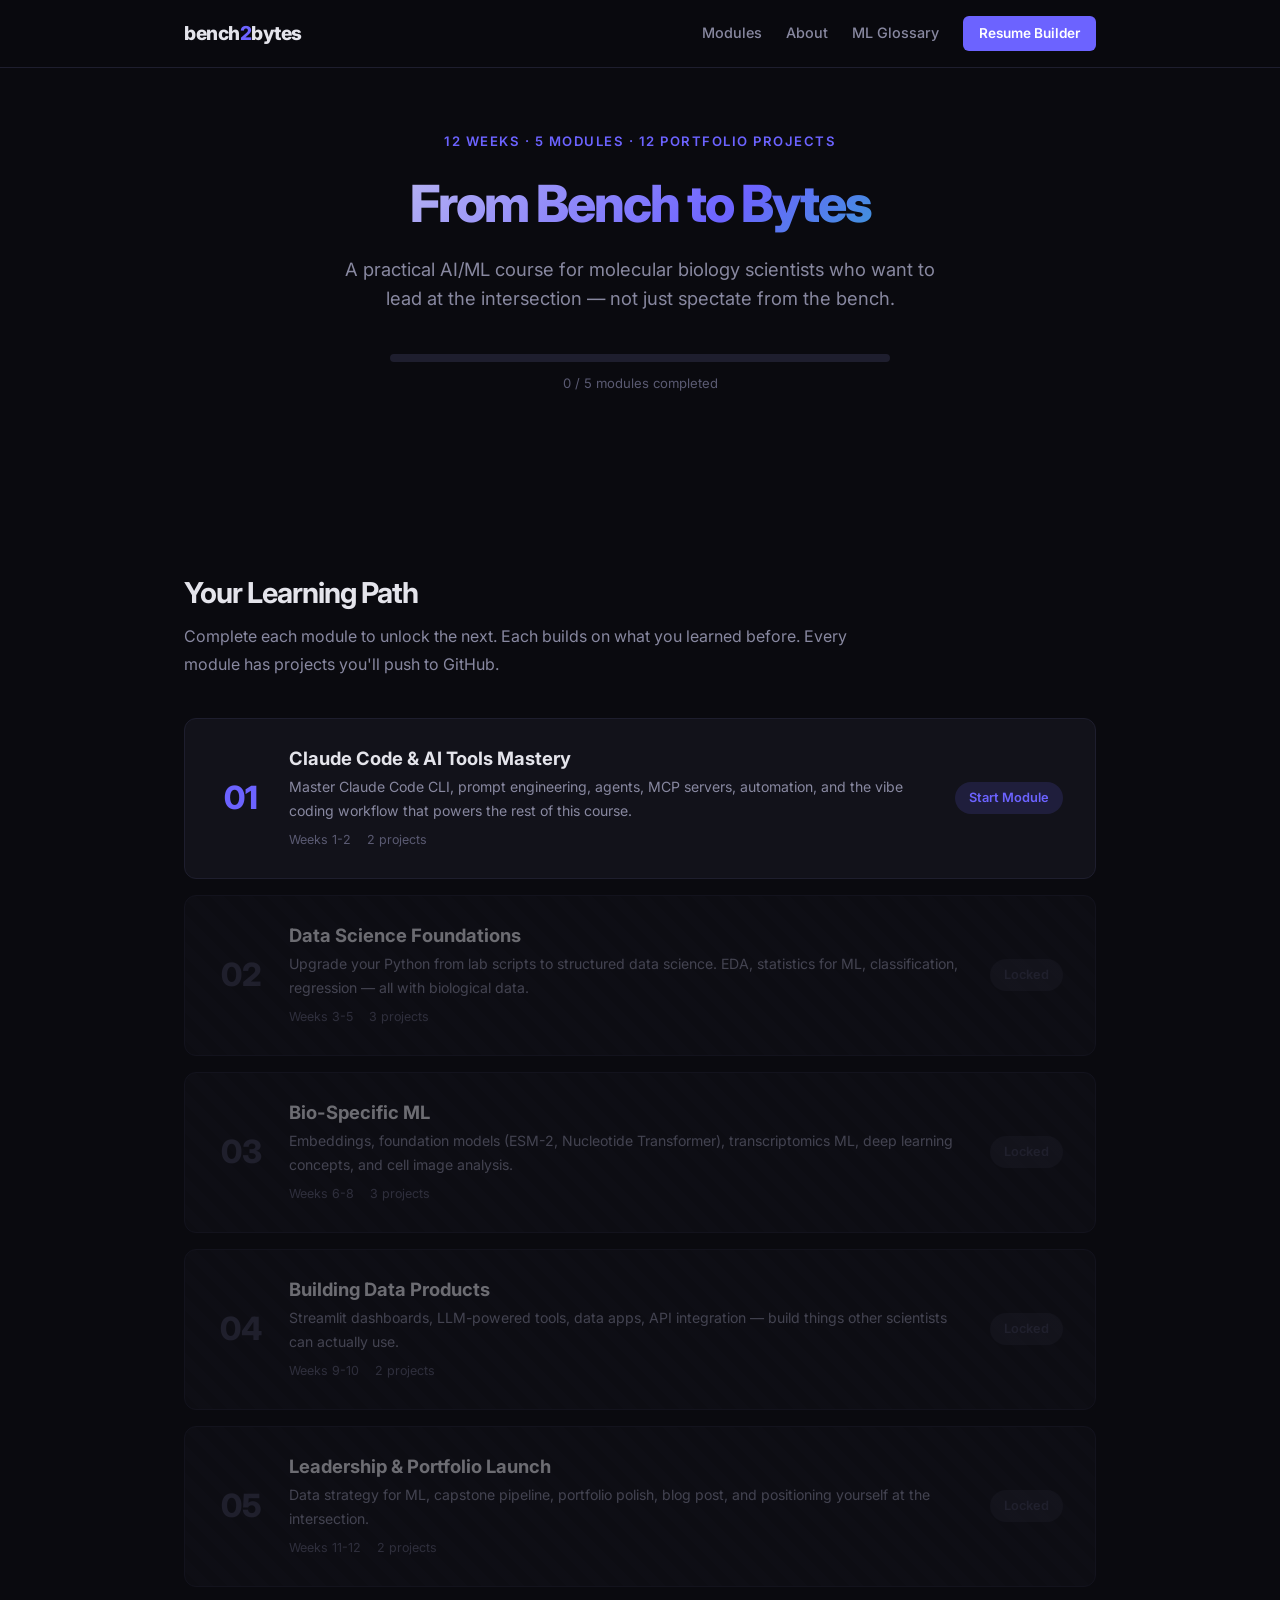
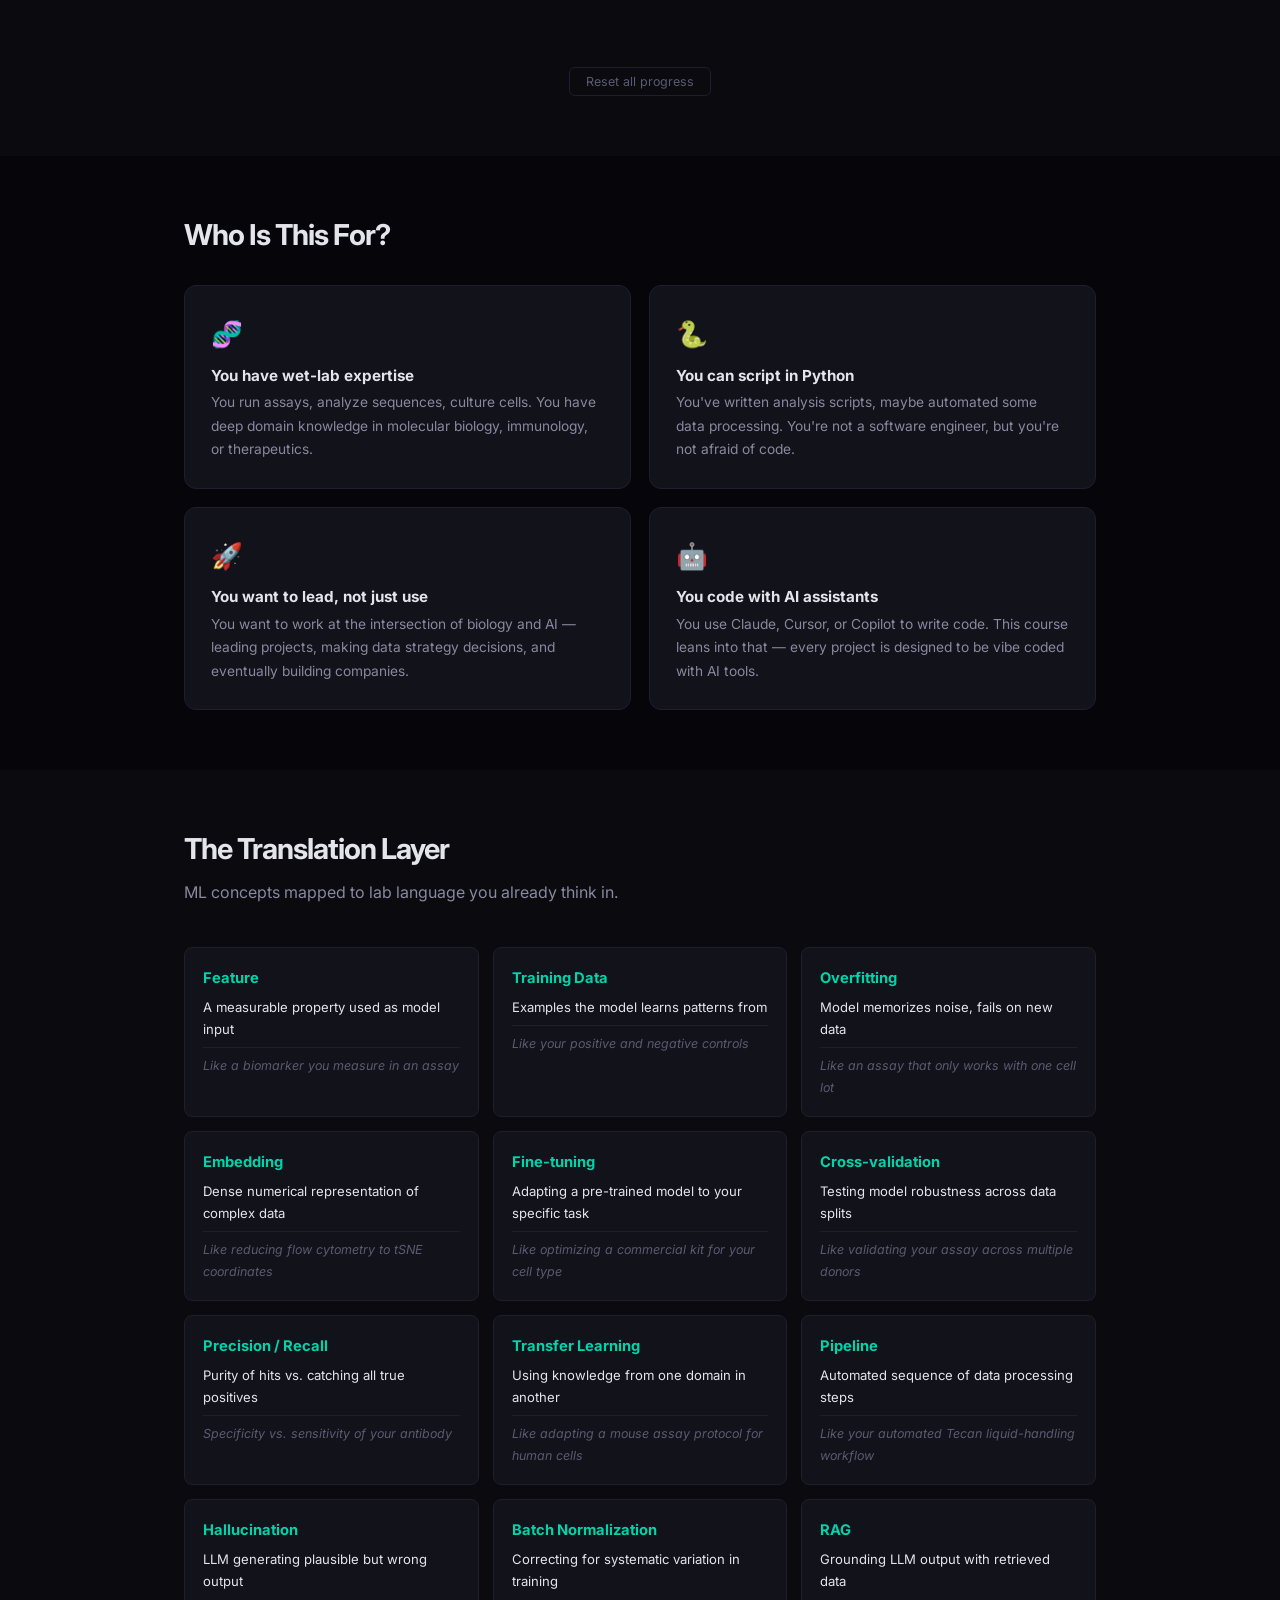
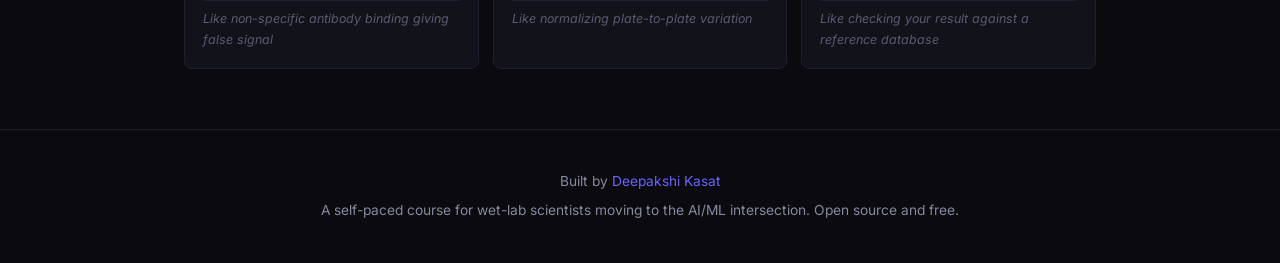
<file: index.html>
<!DOCTYPE html>
<html lang="en">
<head>
    <meta charset="UTF-8">
    <meta name="viewport" content="width=device-width, initial-scale=1.0">
    <title>Bench to Bytes | AI/ML for Molecular Biology Scientists</title>
    <link rel="preconnect" href="https://fonts.googleapis.com">
    <link rel="preconnect" href="https://fonts.gstatic.com" crossorigin>
    <link href="https://fonts.googleapis.com/css2?family=Inter:wght@300;400;500;600;700;800&family=JetBrains+Mono:wght@400;500&display=swap" rel="stylesheet">
    <link rel="stylesheet" href="style.css">
</head>
<body>

<nav class="nav">
    <div class="nav-inner">
        <a href="index.html" class="logo">bench<span>2</span>bytes</a>
        <div class="nav-links">
            <a href="#modules">Modules</a>
            <a href="#about">About</a>
            <a href="#vocab">ML Glossary</a>
            <a href="resume.html" class="nav-btn">Resume Builder</a>
        </div>
    </div>
</nav>

<header class="hero">
    <div class="container">
        <p class="tag">12 weeks &middot; 5 modules &middot; 12 portfolio projects</p>
        <h1>From Bench to Bytes</h1>
        <p class="subtitle">A practical AI/ML course for molecular biology scientists who want to lead at the intersection &mdash; not just spectate from the bench.</p>

        <div class="progress-bar-container">
            <div class="progress-bar">
                <div class="progress-fill"></div>
            </div>
            <p class="progress-label">0 / 5 modules completed</p>
        </div>
    </div>
</header>

<!-- Modules -->
<section id="modules" class="section">
    <div class="container">
        <h2>Your Learning Path</h2>
        <p class="section-subtitle">Complete each module to unlock the next. Each builds on what you learned before. Every module has projects you'll push to GitHub.</p>

        <div class="modules-grid">

            <div class="module-card" data-module="1">
                <div class="module-num">01</div>
                <div class="module-info">
                    <h3>Claude Code & AI Tools Mastery</h3>
                    <p>Master Claude Code CLI, prompt engineering, agents, MCP servers, automation, and the vibe coding workflow that powers the rest of this course.</p>
                    <div class="module-meta">
                        <span>Weeks 1-2</span>
                        <span>2 projects</span>
                    </div>
                </div>
                <span class="module-status">Loading...</span>
            </div>

            <div class="module-card" data-module="2">
                <div class="module-num">02</div>
                <div class="module-info">
                    <h3>Data Science Foundations</h3>
                    <p>Upgrade your Python from lab scripts to structured data science. EDA, statistics for ML, classification, regression &mdash; all with biological data.</p>
                    <div class="module-meta">
                        <span>Weeks 3-5</span>
                        <span>3 projects</span>
                    </div>
                </div>
                <span class="module-status">Loading...</span>
            </div>

            <div class="module-card" data-module="3">
                <div class="module-num">03</div>
                <div class="module-info">
                    <h3>Bio-Specific ML</h3>
                    <p>Embeddings, foundation models (ESM-2, Nucleotide Transformer), transcriptomics ML, deep learning concepts, and cell image analysis.</p>
                    <div class="module-meta">
                        <span>Weeks 6-8</span>
                        <span>3 projects</span>
                    </div>
                </div>
                <span class="module-status">Loading...</span>
            </div>

            <div class="module-card" data-module="4">
                <div class="module-num">04</div>
                <div class="module-info">
                    <h3>Building Data Products</h3>
                    <p>Streamlit dashboards, LLM-powered tools, data apps, API integration &mdash; build things other scientists can actually use.</p>
                    <div class="module-meta">
                        <span>Weeks 9-10</span>
                        <span>2 projects</span>
                    </div>
                </div>
                <span class="module-status">Loading...</span>
            </div>

            <div class="module-card" data-module="5">
                <div class="module-num">05</div>
                <div class="module-info">
                    <h3>Leadership & Portfolio Launch</h3>
                    <p>Data strategy for ML, capstone pipeline, portfolio polish, blog post, and positioning yourself at the intersection.</p>
                    <div class="module-meta">
                        <span>Weeks 11-12</span>
                        <span>2 projects</span>
                    </div>
                </div>
                <span class="module-status">Loading...</span>
            </div>

        </div>

        <div style="text-align:center;">
            <button class="reset-btn" onclick="resetProgress()">Reset all progress</button>
        </div>
    </div>
</section>

<!-- About -->
<section id="about" class="section section-dark">
    <div class="container">
        <h2>Who Is This For?</h2>
        <div class="about-grid">
            <div class="about-item">
                <div class="about-icon">&#x1F9EC;</div>
                <h4>You have wet-lab expertise</h4>
                <p>You run assays, analyze sequences, culture cells. You have deep domain knowledge in molecular biology, immunology, or therapeutics.</p>
            </div>
            <div class="about-item">
                <div class="about-icon">&#x1F40D;</div>
                <h4>You can script in Python</h4>
                <p>You've written analysis scripts, maybe automated some data processing. You're not a software engineer, but you're not afraid of code.</p>
            </div>
            <div class="about-item">
                <div class="about-icon">&#x1F680;</div>
                <h4>You want to lead, not just use</h4>
                <p>You want to work at the intersection of biology and AI &mdash; leading projects, making data strategy decisions, and eventually building companies.</p>
            </div>
            <div class="about-item">
                <div class="about-icon">&#x1F916;</div>
                <h4>You code with AI assistants</h4>
                <p>You use Claude, Cursor, or Copilot to write code. This course leans into that &mdash; every project is designed to be vibe coded with AI tools.</p>
            </div>
        </div>
    </div>
</section>

<!-- ML Vocabulary -->
<section id="vocab" class="section">
    <div class="container">
        <h2>The Translation Layer</h2>
        <p class="section-subtitle">ML concepts mapped to lab language you already think in.</p>
        <div class="vocab-grid">
            <div class="vocab-card">
                <div class="vocab-term">Feature</div>
                <div class="vocab-def">A measurable property used as model input</div>
                <div class="vocab-analogy">Like a biomarker you measure in an assay</div>
            </div>
            <div class="vocab-card">
                <div class="vocab-term">Training Data</div>
                <div class="vocab-def">Examples the model learns patterns from</div>
                <div class="vocab-analogy">Like your positive and negative controls</div>
            </div>
            <div class="vocab-card">
                <div class="vocab-term">Overfitting</div>
                <div class="vocab-def">Model memorizes noise, fails on new data</div>
                <div class="vocab-analogy">Like an assay that only works with one cell lot</div>
            </div>
            <div class="vocab-card">
                <div class="vocab-term">Embedding</div>
                <div class="vocab-def">Dense numerical representation of complex data</div>
                <div class="vocab-analogy">Like reducing flow cytometry to tSNE coordinates</div>
            </div>
            <div class="vocab-card">
                <div class="vocab-term">Fine-tuning</div>
                <div class="vocab-def">Adapting a pre-trained model to your specific task</div>
                <div class="vocab-analogy">Like optimizing a commercial kit for your cell type</div>
            </div>
            <div class="vocab-card">
                <div class="vocab-term">Cross-validation</div>
                <div class="vocab-def">Testing model robustness across data splits</div>
                <div class="vocab-analogy">Like validating your assay across multiple donors</div>
            </div>
            <div class="vocab-card">
                <div class="vocab-term">Precision / Recall</div>
                <div class="vocab-def">Purity of hits vs. catching all true positives</div>
                <div class="vocab-analogy">Specificity vs. sensitivity of your antibody</div>
            </div>
            <div class="vocab-card">
                <div class="vocab-term">Transfer Learning</div>
                <div class="vocab-def">Using knowledge from one domain in another</div>
                <div class="vocab-analogy">Like adapting a mouse assay protocol for human cells</div>
            </div>
            <div class="vocab-card">
                <div class="vocab-term">Pipeline</div>
                <div class="vocab-def">Automated sequence of data processing steps</div>
                <div class="vocab-analogy">Like your automated Tecan liquid-handling workflow</div>
            </div>
            <div class="vocab-card">
                <div class="vocab-term">Hallucination</div>
                <div class="vocab-def">LLM generating plausible but wrong output</div>
                <div class="vocab-analogy">Like non-specific antibody binding giving false signal</div>
            </div>
            <div class="vocab-card">
                <div class="vocab-term">Batch Normalization</div>
                <div class="vocab-def">Correcting for systematic variation in training</div>
                <div class="vocab-analogy">Like normalizing plate-to-plate variation</div>
            </div>
            <div class="vocab-card">
                <div class="vocab-term">RAG</div>
                <div class="vocab-def">Grounding LLM output with retrieved data</div>
                <div class="vocab-analogy">Like checking your result against a reference database</div>
            </div>
        </div>
    </div>
</section>

<footer class="footer">
    <div class="container">
        <p>Built by <a href="https://deepakshikasat.com">Deepakshi Kasat</a></p>
        <p class="footer-sub">A self-paced course for wet-lab scientists moving to the AI/ML intersection. Open source and free.</p>
    </div>
</footer>

<script src="progress.js"></script>
<script>initHub();</script>
</body>
</html>
</file>
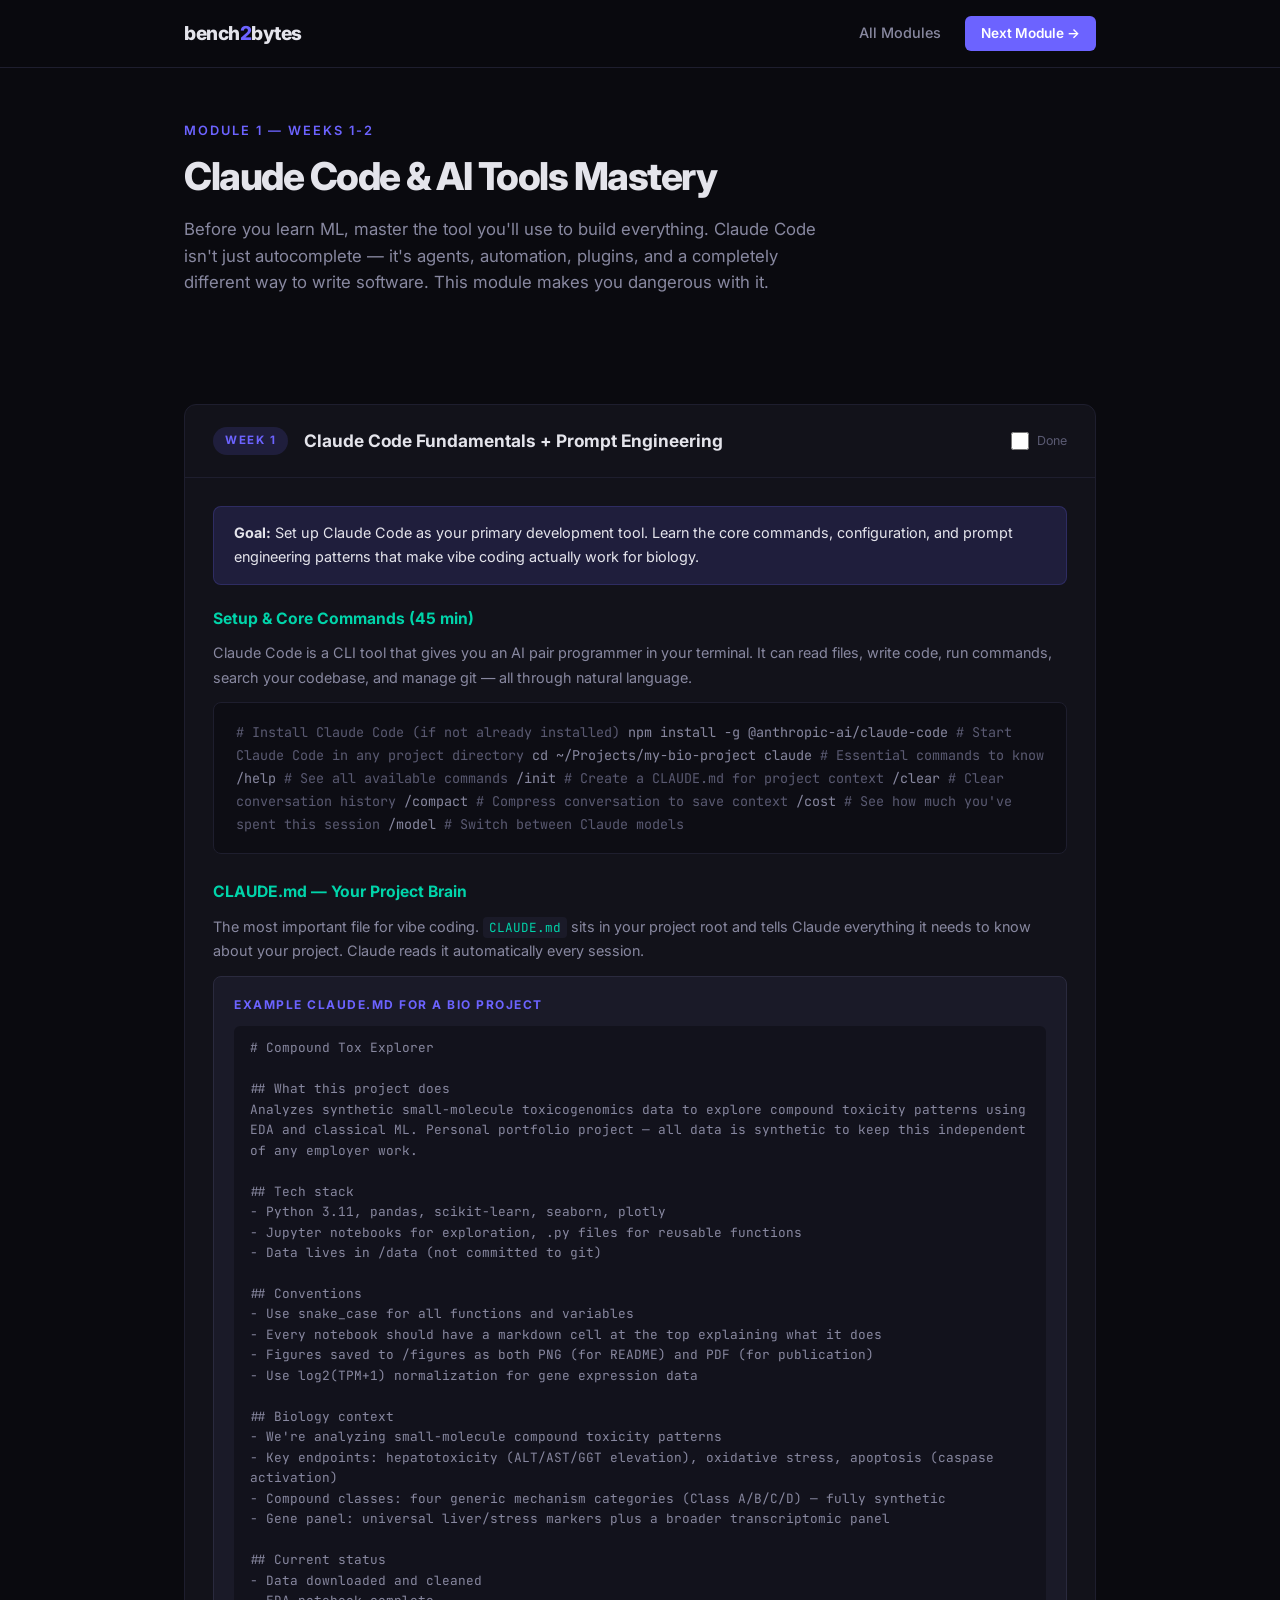
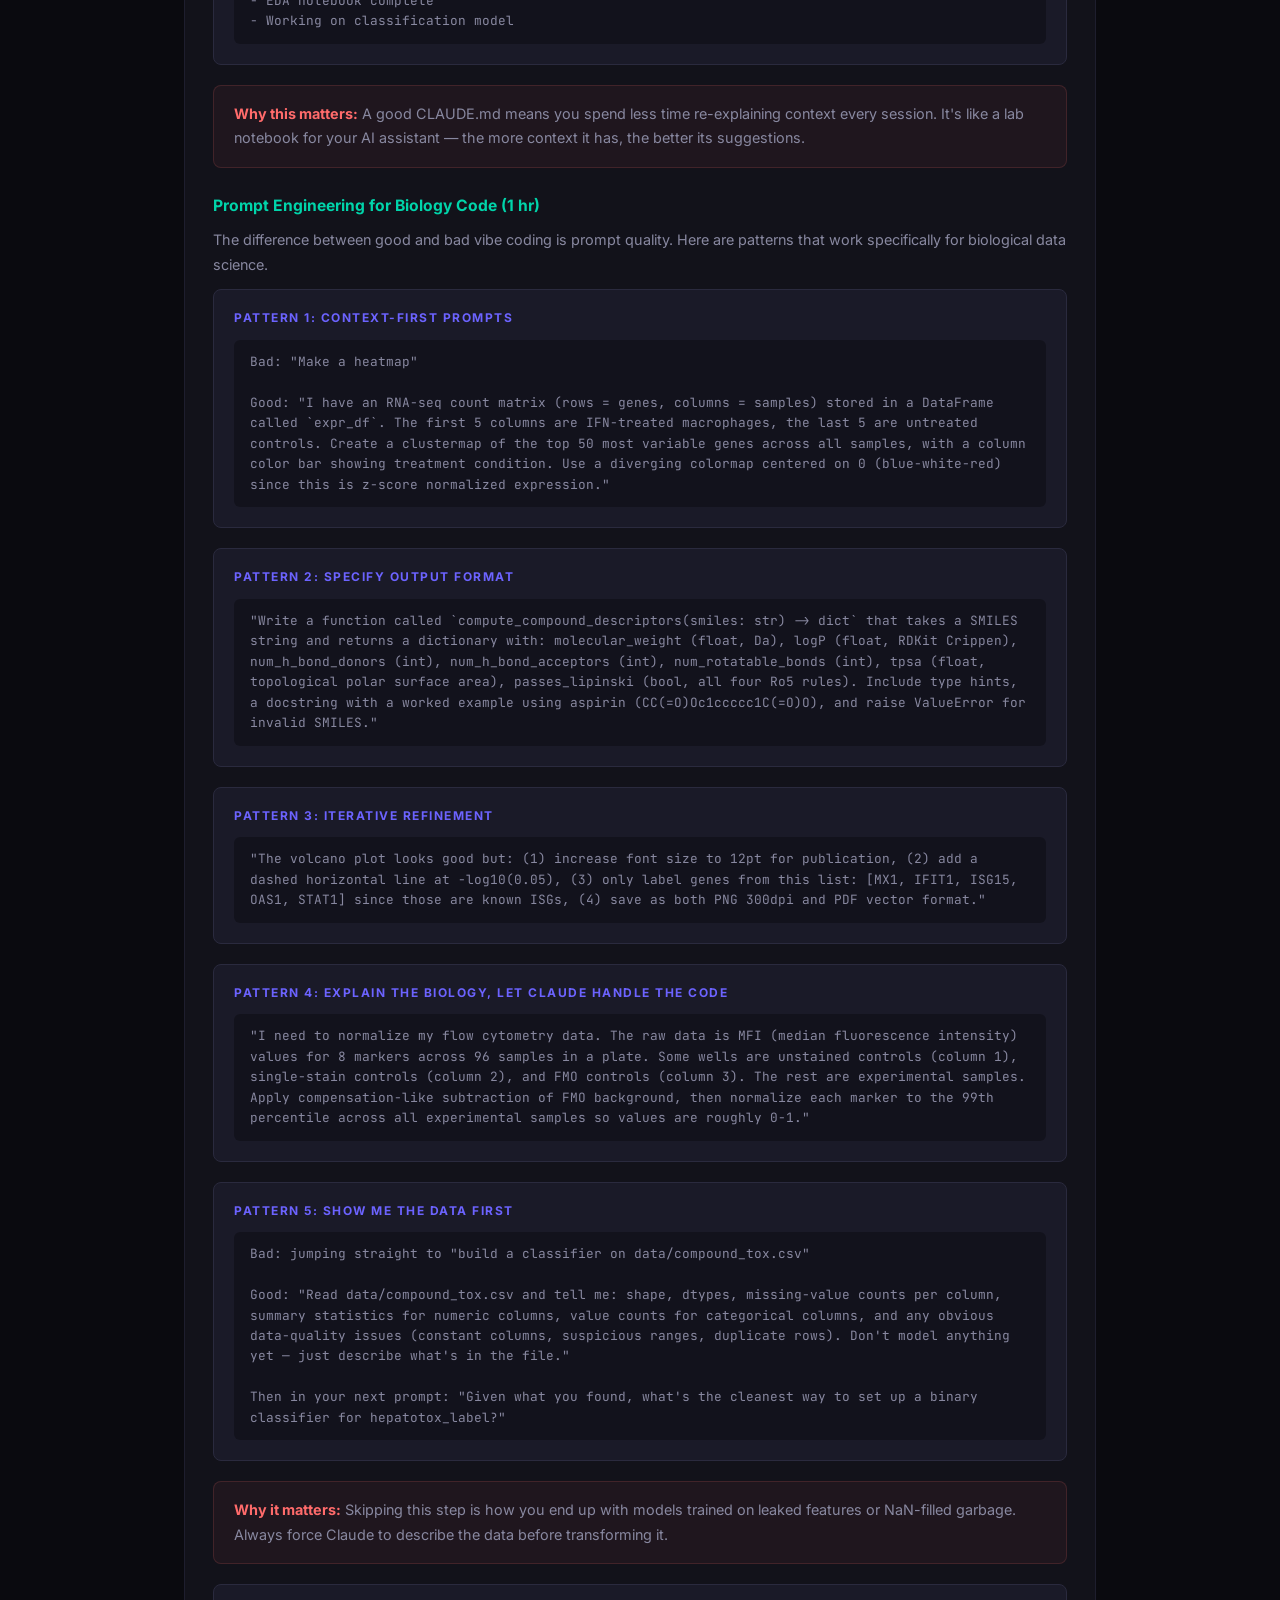
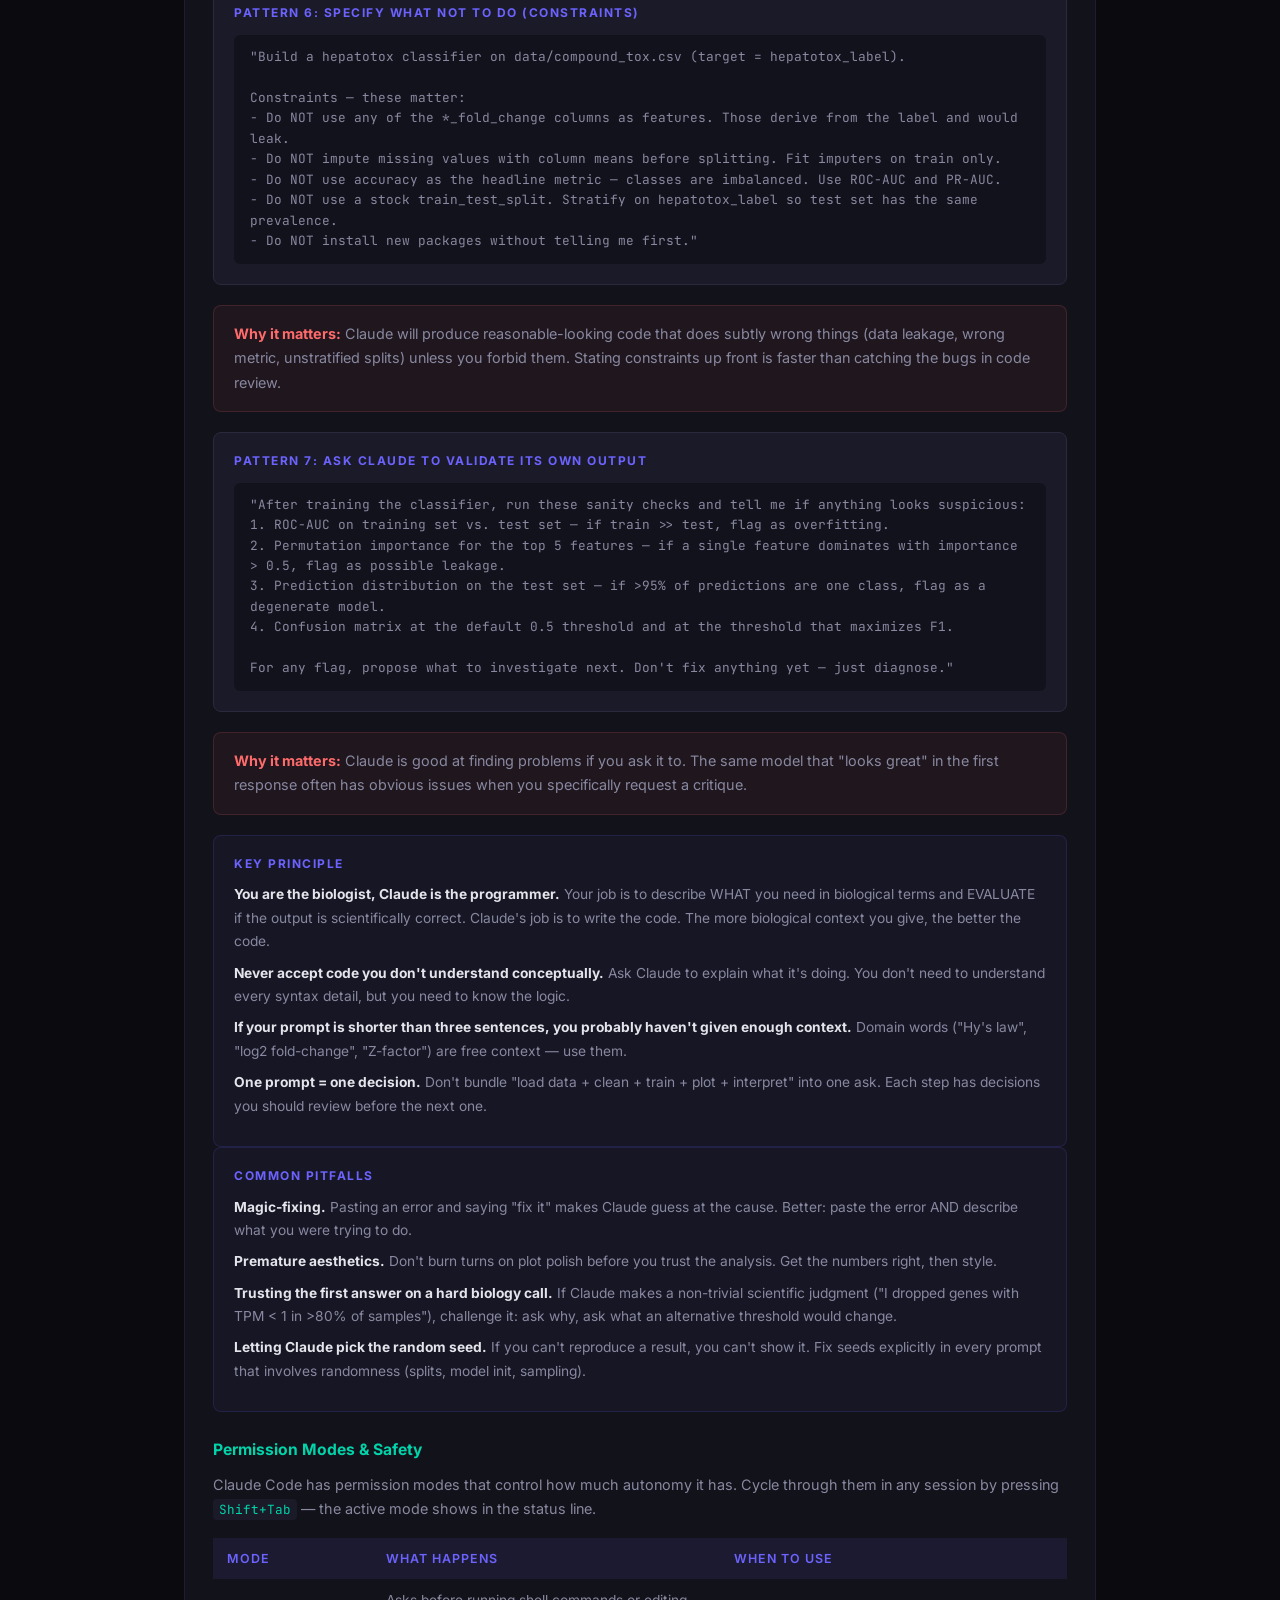
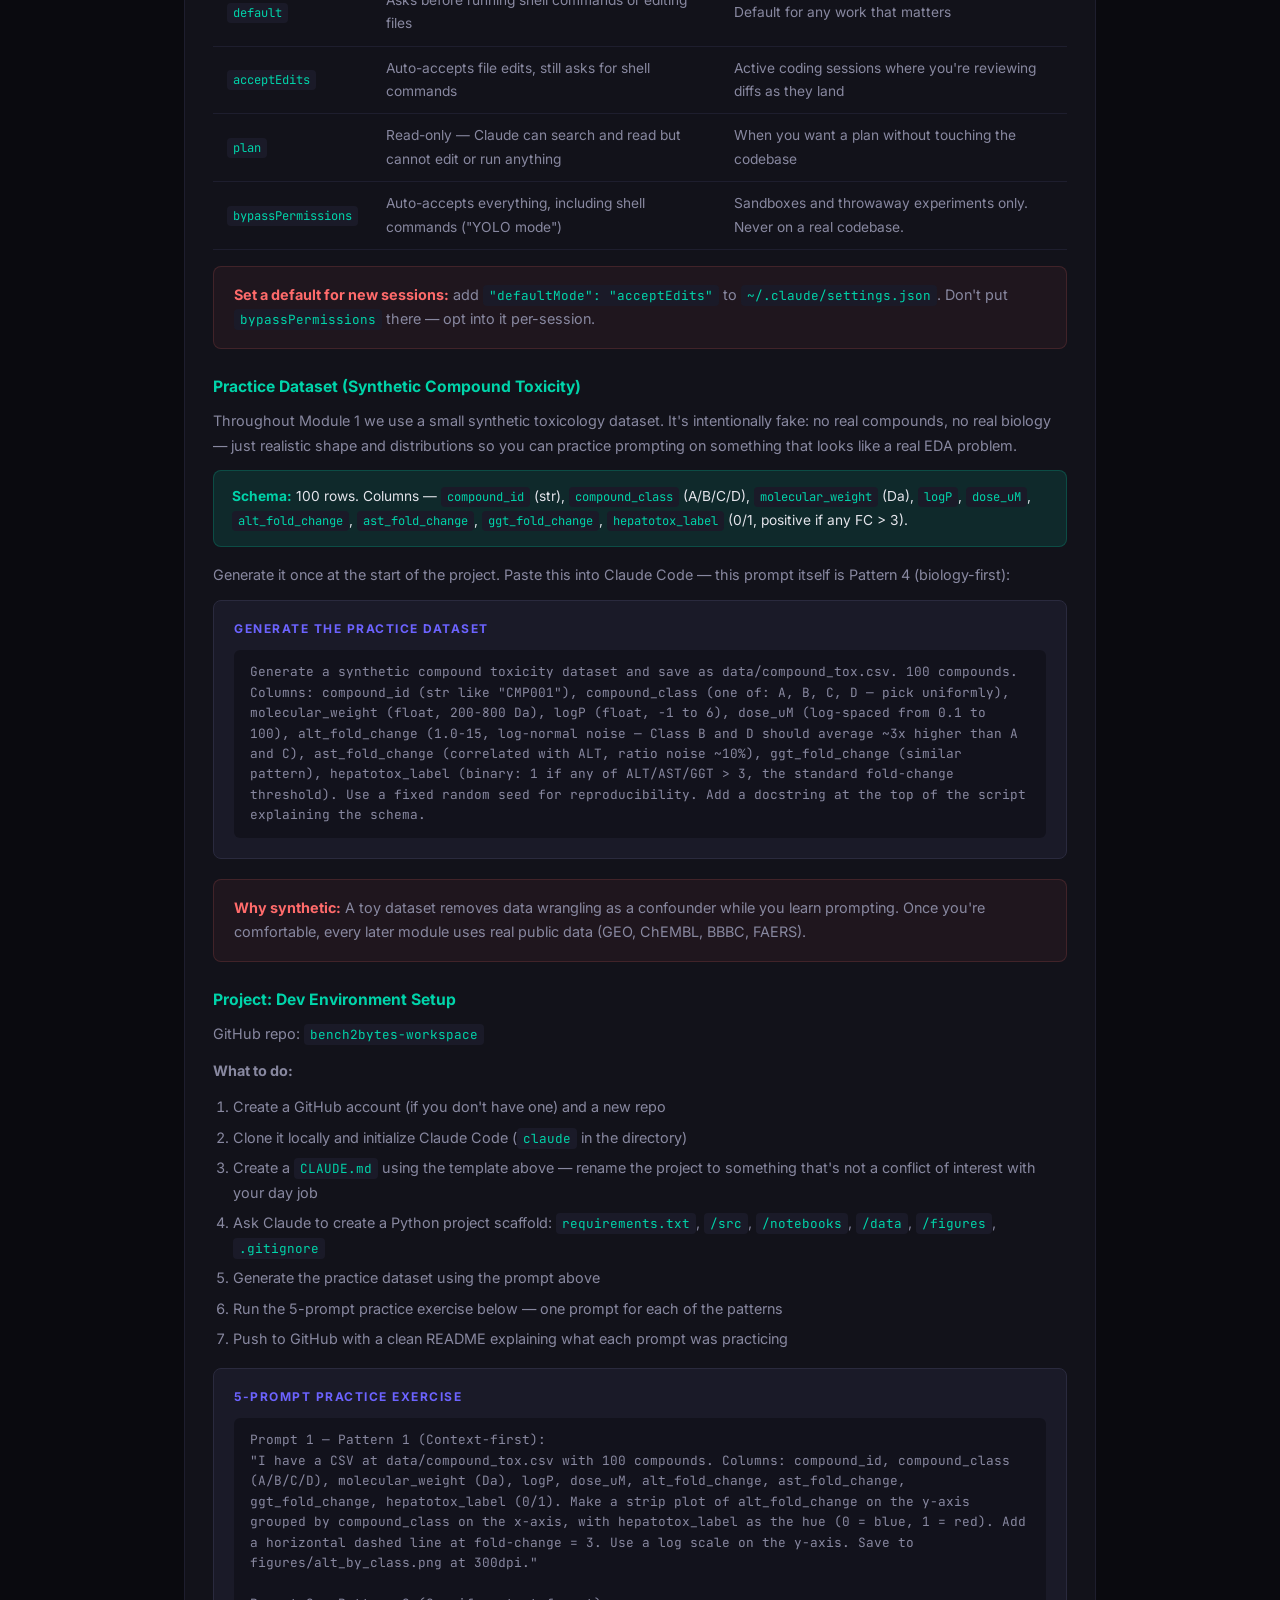
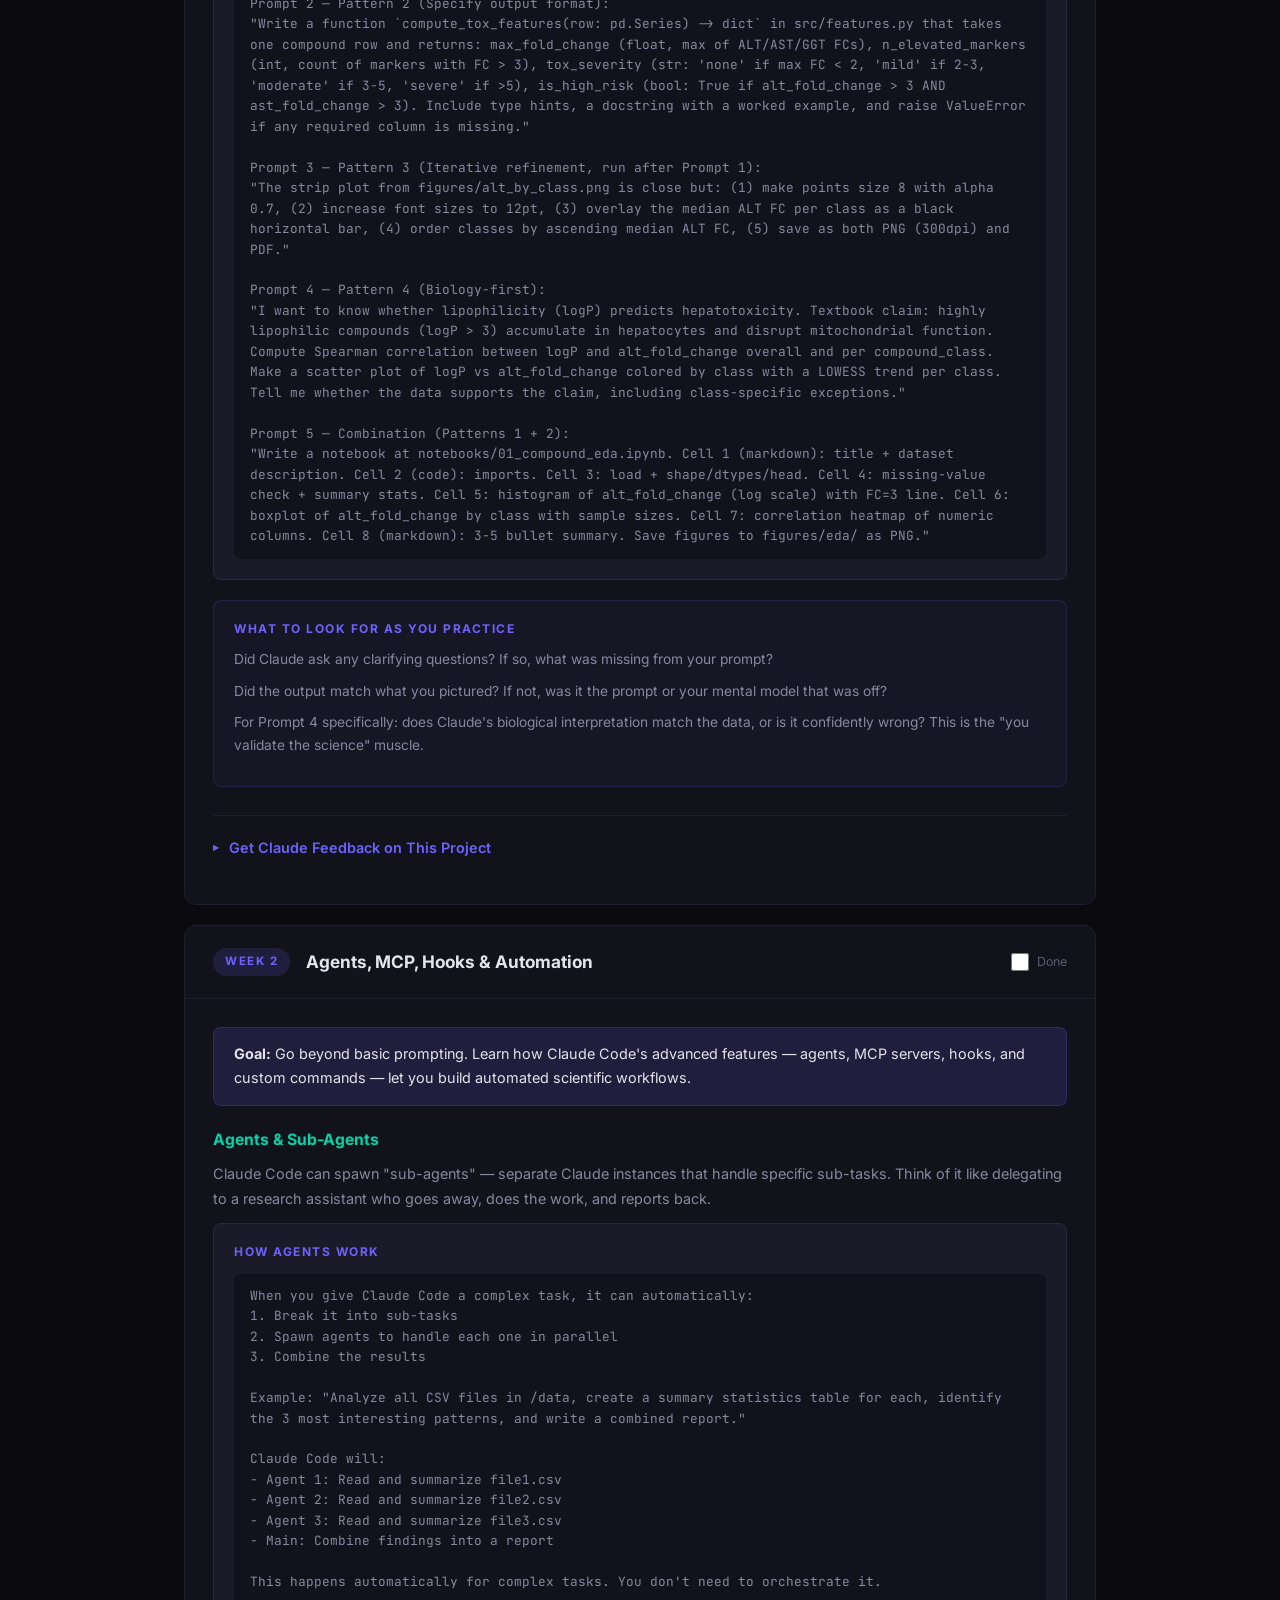
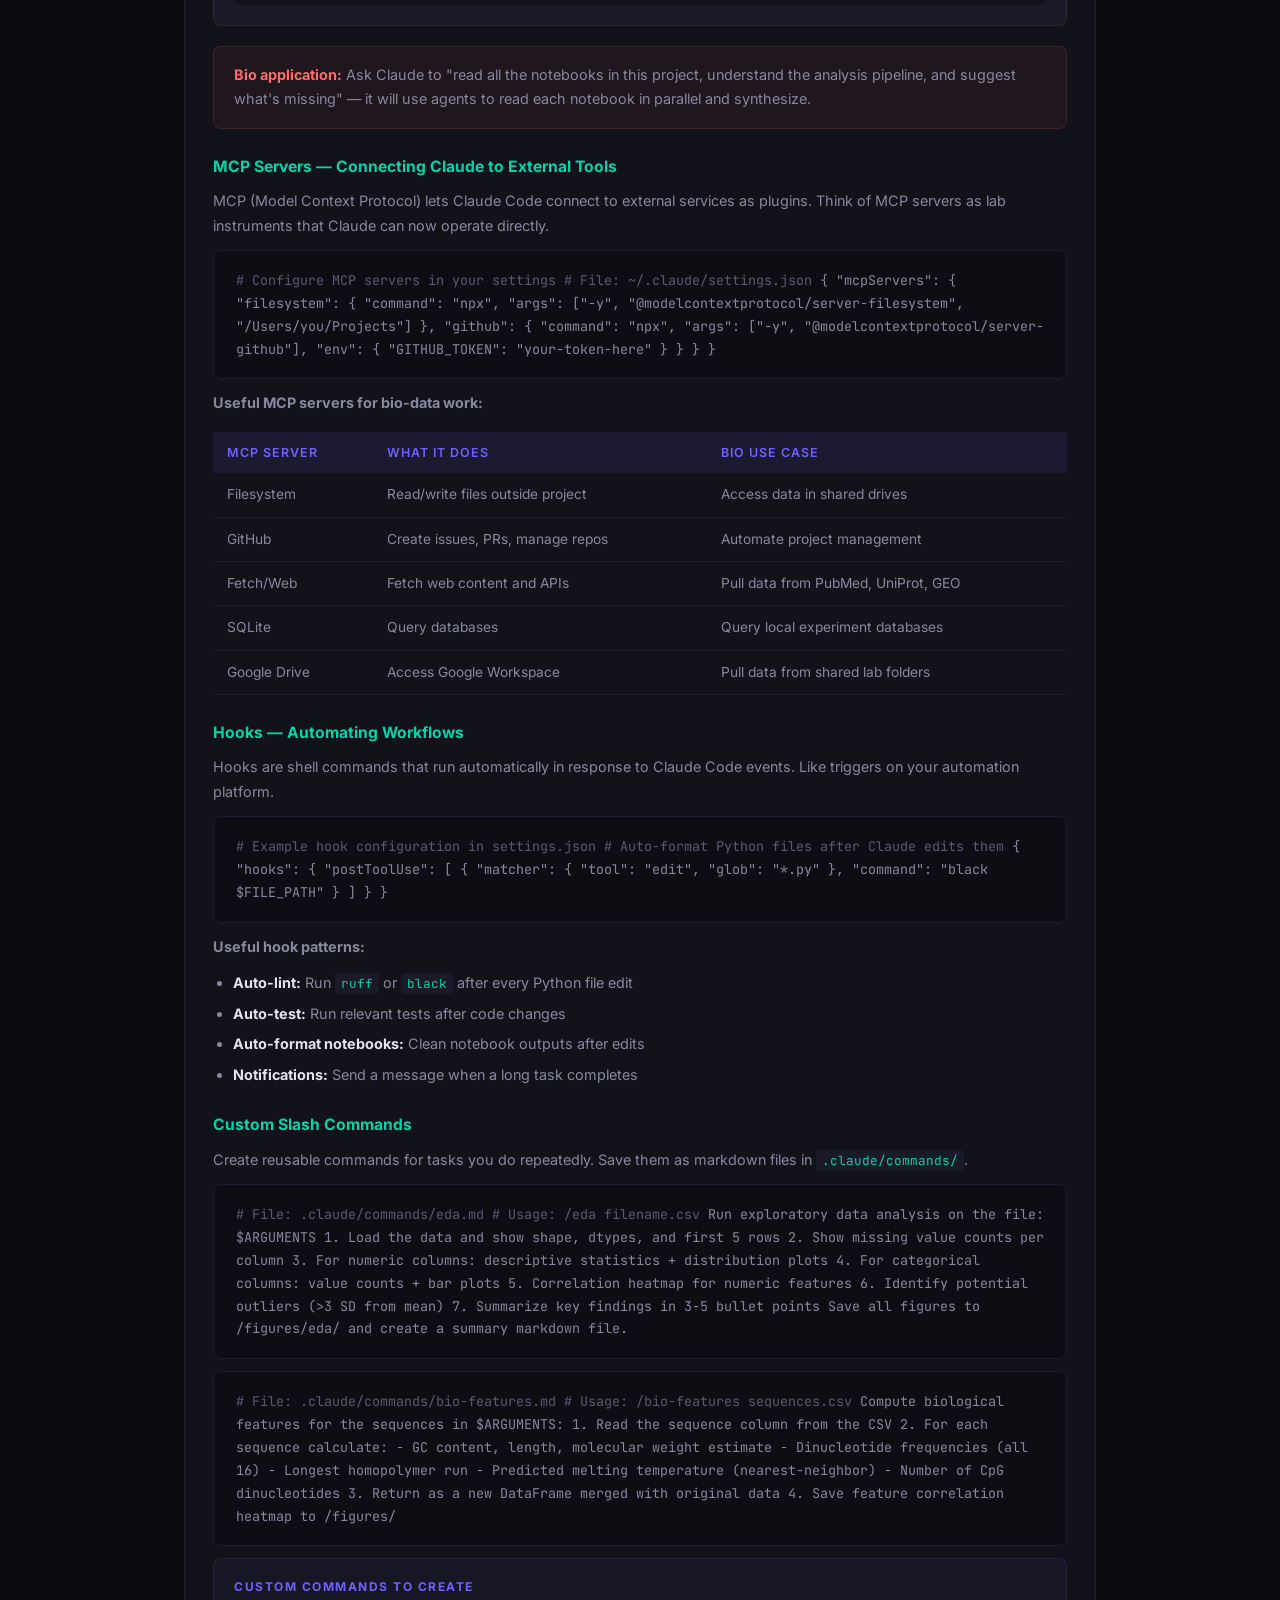
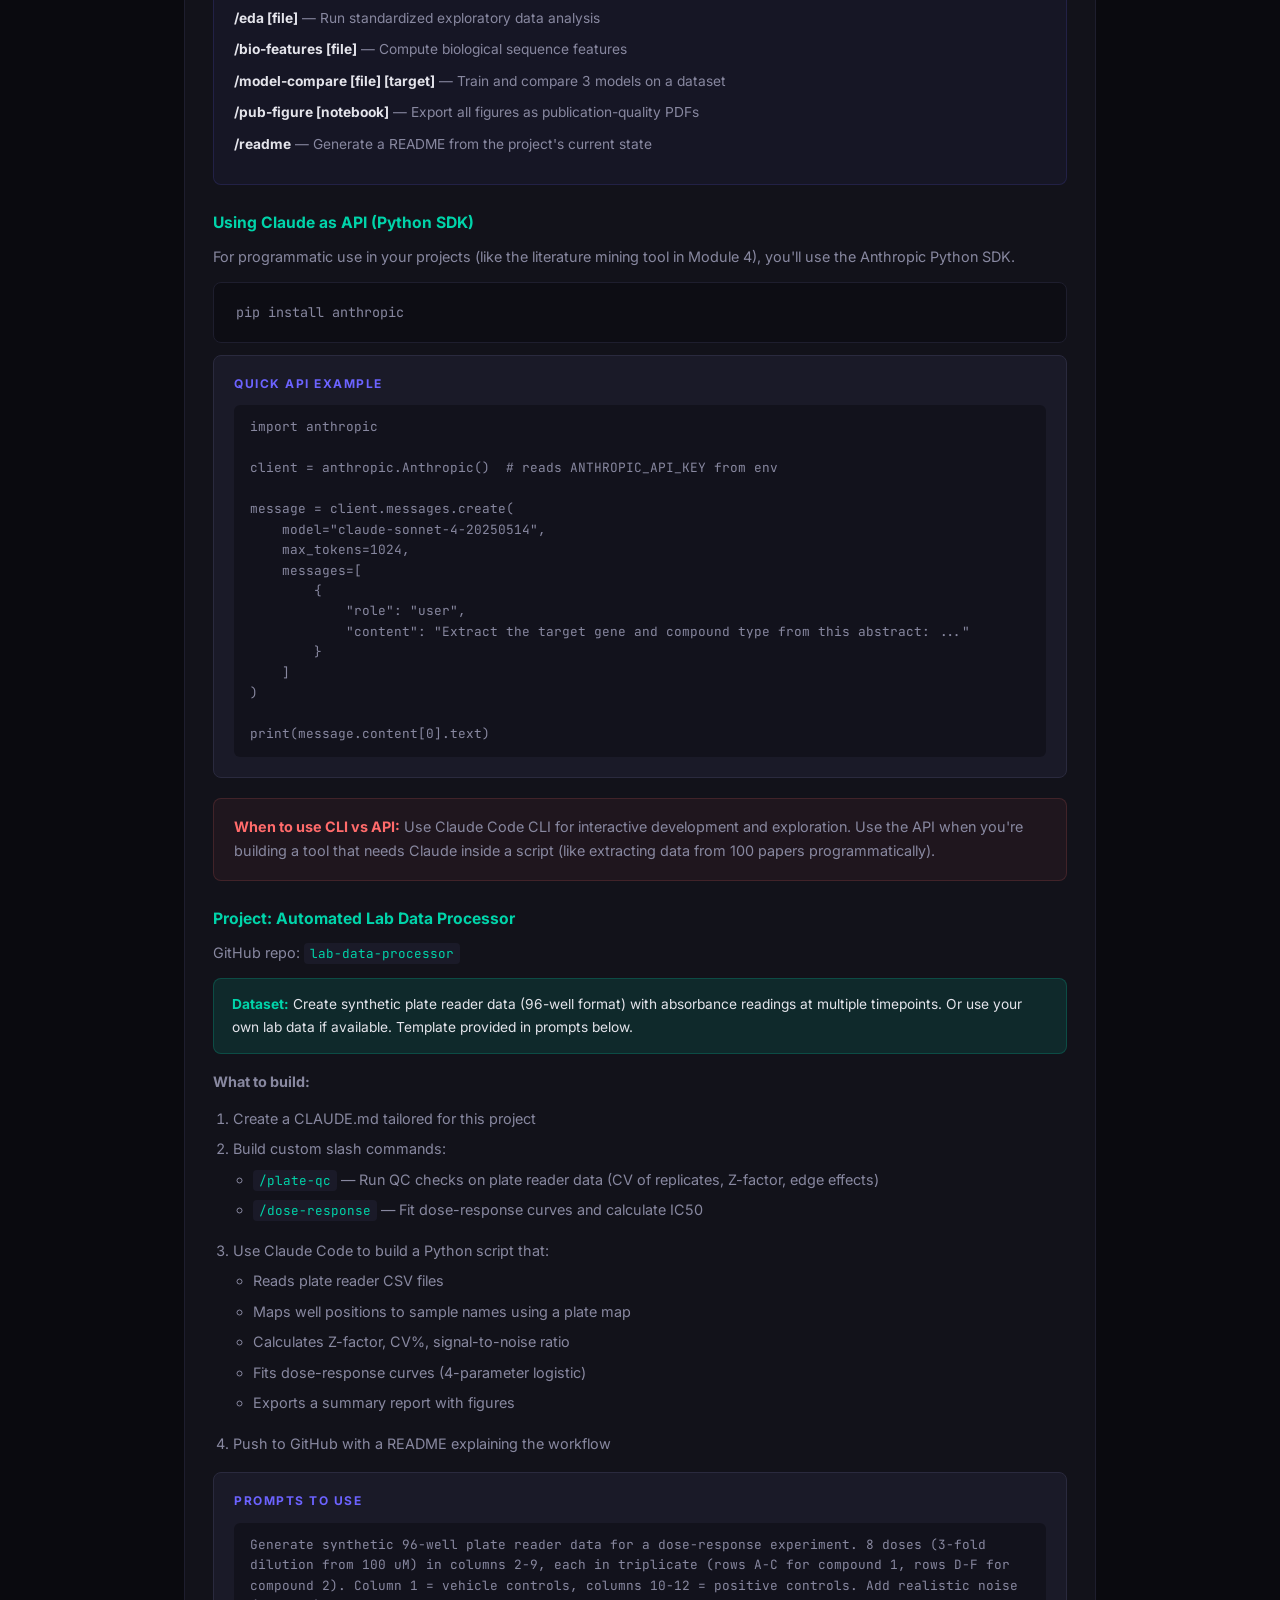
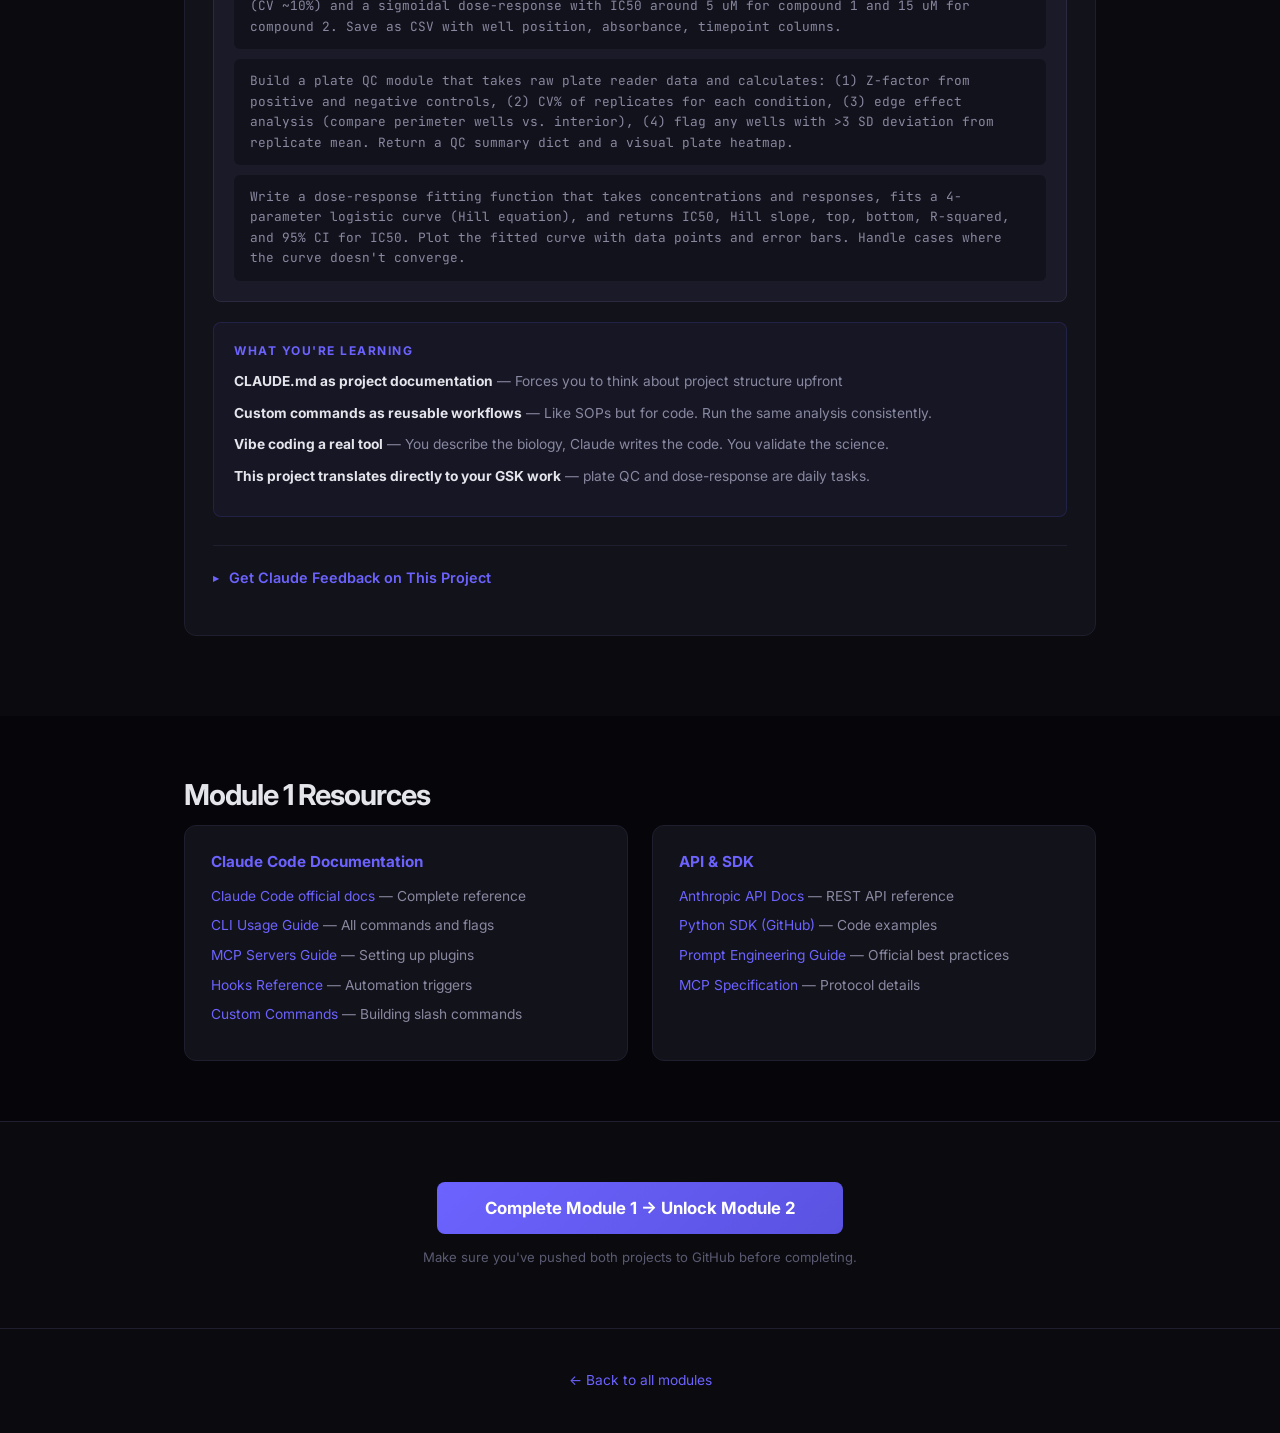
<file: module1.html>
<!DOCTYPE html>
<html lang="en">
<head>
    <meta charset="UTF-8">
    <meta name="viewport" content="width=device-width, initial-scale=1.0">
    <title>Module 1: Claude Code & AI Tools | Bench to Bytes</title>
    <link rel="preconnect" href="https://fonts.googleapis.com">
    <link rel="preconnect" href="https://fonts.gstatic.com" crossorigin>
    <link href="https://fonts.googleapis.com/css2?family=Inter:wght@300;400;500;600;700;800&family=JetBrains+Mono:wght@400;500&display=swap" rel="stylesheet">
    <link rel="stylesheet" href="style.css">
</head>
<body>

<nav class="nav">
    <div class="nav-inner">
        <a href="index.html" class="logo">bench<span>2</span>bytes</a>
        <div class="nav-links">
            <a href="index.html">All Modules</a>
            <a href="module2.html" class="nav-btn">Next Module &rarr;</a>
        </div>
    </div>
</nav>

<div class="module-content">

<header class="module-hero">
    <div class="container">
        <p class="module-label">Module 1 &mdash; Weeks 1-2</p>
        <h1>Claude Code & AI Tools Mastery</h1>
        <p class="module-desc">Before you learn ML, master the tool you'll use to build everything. Claude Code isn't just autocomplete &mdash; it's agents, automation, plugins, and a completely different way to write software. This module makes you dangerous with it.</p>
    </div>
</header>

<!-- Week 1 -->
<section class="section">
    <div class="container">

        <div class="week-card" id="week1">
            <div class="week-header">
                <span class="week-num">Week 1</span>
                <h4>Claude Code Fundamentals + Prompt Engineering</h4>
                <label class="week-check" data-week="w1">
                    <input type="checkbox"> Done
                </label>
            </div>
            <div class="week-body">
                <div class="week-goal">
                    <strong>Goal:</strong> Set up Claude Code as your primary development tool. Learn the core commands, configuration, and prompt engineering patterns that make vibe coding actually work for biology.
                </div>

                <div class="week-section">
                    <h5>Setup & Core Commands (45 min)</h5>
                    <p>Claude Code is a CLI tool that gives you an AI pair programmer in your terminal. It can read files, write code, run commands, search your codebase, and manage git &mdash; all through natural language.</p>

                    <div class="cmd-block">
<span class="cmd-comment"># Install Claude Code (if not already installed)</span>
npm install -g @anthropic-ai/claude-code

<span class="cmd-comment"># Start Claude Code in any project directory</span>
cd ~/Projects/my-bio-project
claude

<span class="cmd-comment"># Essential commands to know</span>
/help          <span class="cmd-comment"># See all available commands</span>
/init          <span class="cmd-comment"># Create a CLAUDE.md for project context</span>
/clear         <span class="cmd-comment"># Clear conversation history</span>
/compact       <span class="cmd-comment"># Compress conversation to save context</span>
/cost          <span class="cmd-comment"># See how much you've spent this session</span>
/model         <span class="cmd-comment"># Switch between Claude models</span>
                    </div>
                </div>

                <div class="week-section">
                    <h5>CLAUDE.md &mdash; Your Project Brain</h5>
                    <p>The most important file for vibe coding. <code>CLAUDE.md</code> sits in your project root and tells Claude everything it needs to know about your project. Claude reads it automatically every session.</p>

                    <div class="prompt-box">
                        <h6>Example CLAUDE.md for a Bio Project</h6>
                        <div class="prompt"><code># Compound Tox Explorer

## What this project does
Analyzes synthetic small-molecule toxicogenomics data to explore compound toxicity patterns using EDA and classical ML. Personal portfolio project &mdash; all data is synthetic to keep this independent of any employer work.

## Tech stack
- Python 3.11, pandas, scikit-learn, seaborn, plotly
- Jupyter notebooks for exploration, .py files for reusable functions
- Data lives in /data (not committed to git)

## Conventions
- Use snake_case for all functions and variables
- Every notebook should have a markdown cell at the top explaining what it does
- Figures saved to /figures as both PNG (for README) and PDF (for publication)
- Use log2(TPM+1) normalization for gene expression data

## Biology context
- We're analyzing small-molecule compound toxicity patterns
- Key endpoints: hepatotoxicity (ALT/AST/GGT elevation), oxidative stress, apoptosis (caspase activation)
- Compound classes: four generic mechanism categories (Class A/B/C/D) &mdash; fully synthetic
- Gene panel: universal liver/stress markers plus a broader transcriptomic panel

## Current status
- Data downloaded and cleaned
- EDA notebook complete
- Working on classification model</code></div>
                    </div>

                    <div class="tip-box">
                        <p><strong>Why this matters:</strong> A good CLAUDE.md means you spend less time re-explaining context every session. It's like a lab notebook for your AI assistant &mdash; the more context it has, the better its suggestions.</p>
                    </div>
                </div>

                <div class="week-section">
                    <h5>Prompt Engineering for Biology Code (1 hr)</h5>
                    <p>The difference between good and bad vibe coding is prompt quality. Here are patterns that work specifically for biological data science.</p>

                    <div class="prompt-box">
                        <h6>Pattern 1: Context-First Prompts</h6>
                        <div class="prompt"><code>Bad: "Make a heatmap"

Good: "I have an RNA-seq count matrix (rows = genes, columns = samples) stored in a DataFrame called `expr_df`. The first 5 columns are IFN-treated macrophages, the last 5 are untreated controls. Create a clustermap of the top 50 most variable genes across all samples, with a column color bar showing treatment condition. Use a diverging colormap centered on 0 (blue-white-red) since this is z-score normalized expression."</code></div>
                    </div>

                    <div class="prompt-box">
                        <h6>Pattern 2: Specify Output Format</h6>
                        <div class="prompt"><code>"Write a function called `compute_compound_descriptors(smiles: str) -> dict` that takes a SMILES string and returns a dictionary with: molecular_weight (float, Da), logP (float, RDKit Crippen), num_h_bond_donors (int), num_h_bond_acceptors (int), num_rotatable_bonds (int), tpsa (float, topological polar surface area), passes_lipinski (bool, all four Ro5 rules). Include type hints, a docstring with a worked example using aspirin (CC(=O)Oc1ccccc1C(=O)O), and raise ValueError for invalid SMILES."</code></div>
                    </div>

                    <div class="prompt-box">
                        <h6>Pattern 3: Iterative Refinement</h6>
                        <div class="prompt"><code>"The volcano plot looks good but: (1) increase font size to 12pt for publication, (2) add a dashed horizontal line at -log10(0.05), (3) only label genes from this list: [MX1, IFIT1, ISG15, OAS1, STAT1] since those are known ISGs, (4) save as both PNG 300dpi and PDF vector format."</code></div>
                    </div>

                    <div class="prompt-box">
                        <h6>Pattern 4: Explain the Biology, Let Claude Handle the Code</h6>
                        <div class="prompt"><code>"I need to normalize my flow cytometry data. The raw data is MFI (median fluorescence intensity) values for 8 markers across 96 samples in a plate. Some wells are unstained controls (column 1), single-stain controls (column 2), and FMO controls (column 3). The rest are experimental samples. Apply compensation-like subtraction of FMO background, then normalize each marker to the 99th percentile across all experimental samples so values are roughly 0-1."</code></div>
                    </div>

                    <div class="prompt-box">
                        <h6>Pattern 5: Show Me the Data First</h6>
                        <div class="prompt"><code>Bad: jumping straight to "build a classifier on data/compound_tox.csv"

Good: "Read data/compound_tox.csv and tell me: shape, dtypes, missing-value counts per column, summary statistics for numeric columns, value counts for categorical columns, and any obvious data-quality issues (constant columns, suspicious ranges, duplicate rows). Don't model anything yet &mdash; just describe what's in the file."

Then in your next prompt: "Given what you found, what's the cleanest way to set up a binary classifier for hepatotox_label?"</code></div>
                    </div>

                    <div class="tip-box">
                        <p><strong>Why it matters:</strong> Skipping this step is how you end up with models trained on leaked features or NaN-filled garbage. Always force Claude to describe the data before transforming it.</p>
                    </div>

                    <div class="prompt-box">
                        <h6>Pattern 6: Specify What NOT to Do (Constraints)</h6>
                        <div class="prompt"><code>"Build a hepatotox classifier on data/compound_tox.csv (target = hepatotox_label).

Constraints &mdash; these matter:
- Do NOT use any of the *_fold_change columns as features. Those derive from the label and would leak.
- Do NOT impute missing values with column means before splitting. Fit imputers on train only.
- Do NOT use accuracy as the headline metric &mdash; classes are imbalanced. Use ROC-AUC and PR-AUC.
- Do NOT use a stock train_test_split. Stratify on hepatotox_label so test set has the same prevalence.
- Do NOT install new packages without telling me first."</code></div>
                    </div>

                    <div class="tip-box">
                        <p><strong>Why it matters:</strong> Claude will produce reasonable-looking code that does subtly wrong things (data leakage, wrong metric, unstratified splits) unless you forbid them. Stating constraints up front is faster than catching the bugs in code review.</p>
                    </div>

                    <div class="prompt-box">
                        <h6>Pattern 7: Ask Claude to Validate Its Own Output</h6>
                        <div class="prompt"><code>"After training the classifier, run these sanity checks and tell me if anything looks suspicious:
1. ROC-AUC on training set vs. test set &mdash; if train >> test, flag as overfitting.
2. Permutation importance for the top 5 features &mdash; if a single feature dominates with importance &gt; 0.5, flag as possible leakage.
3. Prediction distribution on the test set &mdash; if &gt;95% of predictions are one class, flag as a degenerate model.
4. Confusion matrix at the default 0.5 threshold and at the threshold that maximizes F1.

For any flag, propose what to investigate next. Don't fix anything yet &mdash; just diagnose."</code></div>
                    </div>

                    <div class="tip-box">
                        <p><strong>Why it matters:</strong> Claude is good at finding problems if you ask it to. The same model that "looks great" in the first response often has obvious issues when you specifically request a critique.</p>
                    </div>

                    <div class="concepts-box">
                        <h6>Key Principle</h6>
                        <ul>
                            <li><strong>You are the biologist, Claude is the programmer.</strong> Your job is to describe WHAT you need in biological terms and EVALUATE if the output is scientifically correct. Claude's job is to write the code. The more biological context you give, the better the code.</li>
                            <li><strong>Never accept code you don't understand conceptually.</strong> Ask Claude to explain what it's doing. You don't need to understand every syntax detail, but you need to know the logic.</li>
                            <li><strong>If your prompt is shorter than three sentences, you probably haven't given enough context.</strong> Domain words ("Hy's law", "log2 fold-change", "Z-factor") are free context &mdash; use them.</li>
                            <li><strong>One prompt = one decision.</strong> Don't bundle "load data + clean + train + plot + interpret" into one ask. Each step has decisions you should review before the next one.</li>
                        </ul>
                    </div>

                    <div class="concepts-box">
                        <h6>Common Pitfalls</h6>
                        <ul>
                            <li><strong>Magic-fixing.</strong> Pasting an error and saying "fix it" makes Claude guess at the cause. Better: paste the error AND describe what you were trying to do.</li>
                            <li><strong>Premature aesthetics.</strong> Don't burn turns on plot polish before you trust the analysis. Get the numbers right, then style.</li>
                            <li><strong>Trusting the first answer on a hard biology call.</strong> If Claude makes a non-trivial scientific judgment ("I dropped genes with TPM &lt; 1 in &gt;80% of samples"), challenge it: ask why, ask what an alternative threshold would change.</li>
                            <li><strong>Letting Claude pick the random seed.</strong> If you can't reproduce a result, you can't show it. Fix seeds explicitly in every prompt that involves randomness (splits, model init, sampling).</li>
                        </ul>
                    </div>
                </div>

                <div class="week-section">
                    <h5>Permission Modes & Safety</h5>
                    <p>Claude Code has permission modes that control how much autonomy it has. Cycle through them in any session by pressing <code>Shift+Tab</code> &mdash; the active mode shows in the status line.</p>

                    <table class="info-table">
                        <tr><th>Mode</th><th>What Happens</th><th>When to Use</th></tr>
                        <tr><td><code>default</code></td><td>Asks before running shell commands or editing files</td><td>Default for any work that matters</td></tr>
                        <tr><td><code>acceptEdits</code></td><td>Auto-accepts file edits, still asks for shell commands</td><td>Active coding sessions where you're reviewing diffs as they land</td></tr>
                        <tr><td><code>plan</code></td><td>Read-only &mdash; Claude can search and read but cannot edit or run anything</td><td>When you want a plan without touching the codebase</td></tr>
                        <tr><td><code>bypassPermissions</code></td><td>Auto-accepts everything, including shell commands ("YOLO mode")</td><td>Sandboxes and throwaway experiments only. Never on a real codebase.</td></tr>
                    </table>

                    <div class="tip-box">
                        <p><strong>Set a default for new sessions:</strong> add <code>"defaultMode": "acceptEdits"</code> to <code>~/.claude/settings.json</code>. Don't put <code>bypassPermissions</code> there &mdash; opt into it per-session.</p>
                    </div>
                </div>

                <div class="week-section">
                    <h5>Practice Dataset (Synthetic Compound Toxicity)</h5>
                    <p>Throughout Module 1 we use a small synthetic toxicology dataset. It's intentionally fake: no real compounds, no real biology &mdash; just realistic shape and distributions so you can practice prompting on something that looks like a real EDA problem.</p>

                    <div class="dataset-box">
                        <strong>Schema:</strong> 100 rows. Columns &mdash; <code>compound_id</code> (str), <code>compound_class</code> (A/B/C/D), <code>molecular_weight</code> (Da), <code>logP</code>, <code>dose_uM</code>, <code>alt_fold_change</code>, <code>ast_fold_change</code>, <code>ggt_fold_change</code>, <code>hepatotox_label</code> (0/1, positive if any FC &gt; 3).
                    </div>

                    <p>Generate it once at the start of the project. Paste this into Claude Code &mdash; this prompt itself is Pattern 4 (biology-first):</p>

                    <div class="prompt-box">
                        <h6>Generate the practice dataset</h6>
                        <div class="prompt"><code>Generate a synthetic compound toxicity dataset and save as data/compound_tox.csv. 100 compounds. Columns: compound_id (str like "CMP001"), compound_class (one of: A, B, C, D &mdash; pick uniformly), molecular_weight (float, 200-800 Da), logP (float, -1 to 6), dose_uM (log-spaced from 0.1 to 100), alt_fold_change (1.0-15, log-normal noise &mdash; Class B and D should average ~3x higher than A and C), ast_fold_change (correlated with ALT, ratio noise ~10%), ggt_fold_change (similar pattern), hepatotox_label (binary: 1 if any of ALT/AST/GGT &gt; 3, the standard fold-change threshold). Use a fixed random seed for reproducibility. Add a docstring at the top of the script explaining the schema.</code></div>
                    </div>

                    <div class="tip-box">
                        <p><strong>Why synthetic:</strong> A toy dataset removes data wrangling as a confounder while you learn prompting. Once you're comfortable, every later module uses real public data (GEO, ChEMBL, BBBC, FAERS).</p>
                    </div>
                </div>

                <div class="week-section">
                    <h5>Project: Dev Environment Setup</h5>
                    <p class="repo-name">GitHub repo: <code>bench2bytes-workspace</code></p>

                    <p><strong>What to do:</strong></p>
                    <ol>
                        <li>Create a GitHub account (if you don't have one) and a new repo</li>
                        <li>Clone it locally and initialize Claude Code (<code>claude</code> in the directory)</li>
                        <li>Create a <code>CLAUDE.md</code> using the template above &mdash; rename the project to something that's not a conflict of interest with your day job</li>
                        <li>Ask Claude to create a Python project scaffold: <code>requirements.txt</code>, <code>/src</code>, <code>/notebooks</code>, <code>/data</code>, <code>/figures</code>, <code>.gitignore</code></li>
                        <li>Generate the practice dataset using the prompt above</li>
                        <li>Run the 5-prompt practice exercise below &mdash; one prompt for each of the patterns</li>
                        <li>Push to GitHub with a clean README explaining what each prompt was practicing</li>
                    </ol>

                    <div class="prompt-box">
                        <h6>5-Prompt Practice Exercise</h6>
                        <div class="prompt"><code>Prompt 1 &mdash; Pattern 1 (Context-first):
"I have a CSV at data/compound_tox.csv with 100 compounds. Columns: compound_id, compound_class (A/B/C/D), molecular_weight (Da), logP, dose_uM, alt_fold_change, ast_fold_change, ggt_fold_change, hepatotox_label (0/1). Make a strip plot of alt_fold_change on the y-axis grouped by compound_class on the x-axis, with hepatotox_label as the hue (0 = blue, 1 = red). Add a horizontal dashed line at fold-change = 3. Use a log scale on the y-axis. Save to figures/alt_by_class.png at 300dpi."

Prompt 2 &mdash; Pattern 2 (Specify output format):
"Write a function `compute_tox_features(row: pd.Series) -> dict` in src/features.py that takes one compound row and returns: max_fold_change (float, max of ALT/AST/GGT FCs), n_elevated_markers (int, count of markers with FC &gt; 3), tox_severity (str: 'none' if max FC &lt; 2, 'mild' if 2-3, 'moderate' if 3-5, 'severe' if &gt;5), is_high_risk (bool: True if alt_fold_change &gt; 3 AND ast_fold_change &gt; 3). Include type hints, a docstring with a worked example, and raise ValueError if any required column is missing."

Prompt 3 &mdash; Pattern 3 (Iterative refinement, run after Prompt 1):
"The strip plot from figures/alt_by_class.png is close but: (1) make points size 8 with alpha 0.7, (2) increase font sizes to 12pt, (3) overlay the median ALT FC per class as a black horizontal bar, (4) order classes by ascending median ALT FC, (5) save as both PNG (300dpi) and PDF."

Prompt 4 &mdash; Pattern 4 (Biology-first):
"I want to know whether lipophilicity (logP) predicts hepatotoxicity. Textbook claim: highly lipophilic compounds (logP &gt; 3) accumulate in hepatocytes and disrupt mitochondrial function. Compute Spearman correlation between logP and alt_fold_change overall and per compound_class. Make a scatter plot of logP vs alt_fold_change colored by class with a LOWESS trend per class. Tell me whether the data supports the claim, including class-specific exceptions."

Prompt 5 &mdash; Combination (Patterns 1 + 2):
"Write a notebook at notebooks/01_compound_eda.ipynb. Cell 1 (markdown): title + dataset description. Cell 2 (code): imports. Cell 3: load + shape/dtypes/head. Cell 4: missing-value check + summary stats. Cell 5: histogram of alt_fold_change (log scale) with FC=3 line. Cell 6: boxplot of alt_fold_change by class with sample sizes. Cell 7: correlation heatmap of numeric columns. Cell 8 (markdown): 3-5 bullet summary. Save figures to figures/eda/ as PNG."</code></div>
                    </div>

                    <div class="concepts-box">
                        <h6>What to look for as you practice</h6>
                        <ul>
                            <li>Did Claude ask any clarifying questions? If so, what was missing from your prompt?</li>
                            <li>Did the output match what you pictured? If not, was it the prompt or your mental model that was off?</li>
                            <li>For Prompt 4 specifically: does Claude's biological interpretation match the data, or is it confidently wrong? This is the "you validate the science" muscle.</li>
                        </ul>
                    </div>
                </div>
            </div>
        </div>

        <!-- Week 2 -->
        <div class="week-card" id="week2">
            <div class="week-header">
                <span class="week-num">Week 2</span>
                <h4>Agents, MCP, Hooks & Automation</h4>
                <label class="week-check" data-week="w2">
                    <input type="checkbox"> Done
                </label>
            </div>
            <div class="week-body">
                <div class="week-goal">
                    <strong>Goal:</strong> Go beyond basic prompting. Learn how Claude Code's advanced features &mdash; agents, MCP servers, hooks, and custom commands &mdash; let you build automated scientific workflows.
                </div>

                <div class="week-section">
                    <h5>Agents & Sub-Agents</h5>
                    <p>Claude Code can spawn "sub-agents" &mdash; separate Claude instances that handle specific sub-tasks. Think of it like delegating to a research assistant who goes away, does the work, and reports back.</p>

                    <div class="prompt-box">
                        <h6>How Agents Work</h6>
                        <div class="prompt"><code>When you give Claude Code a complex task, it can automatically:
1. Break it into sub-tasks
2. Spawn agents to handle each one in parallel
3. Combine the results

Example: "Analyze all CSV files in /data, create a summary statistics table for each, identify the 3 most interesting patterns, and write a combined report."

Claude Code will:
- Agent 1: Read and summarize file1.csv
- Agent 2: Read and summarize file2.csv
- Agent 3: Read and summarize file3.csv
- Main: Combine findings into a report

This happens automatically for complex tasks. You don't need to orchestrate it.</code></div>
                    </div>

                    <div class="tip-box">
                        <p><strong>Bio application:</strong> Ask Claude to "read all the notebooks in this project, understand the analysis pipeline, and suggest what's missing" &mdash; it will use agents to read each notebook in parallel and synthesize.</p>
                    </div>
                </div>

                <div class="week-section">
                    <h5>MCP Servers &mdash; Connecting Claude to External Tools</h5>
                    <p>MCP (Model Context Protocol) lets Claude Code connect to external services as plugins. Think of MCP servers as lab instruments that Claude can now operate directly.</p>

                    <div class="cmd-block">
<span class="cmd-comment"># Configure MCP servers in your settings</span>
<span class="cmd-comment"># File: ~/.claude/settings.json</span>
{
  "mcpServers": {
    "filesystem": {
      "command": "npx",
      "args": ["-y", "@modelcontextprotocol/server-filesystem", "/Users/you/Projects"]
    },
    "github": {
      "command": "npx",
      "args": ["-y", "@modelcontextprotocol/server-github"],
      "env": { "GITHUB_TOKEN": "your-token-here" }
    }
  }
}
                    </div>

                    <p><strong>Useful MCP servers for bio-data work:</strong></p>
                    <table class="info-table">
                        <tr><th>MCP Server</th><th>What It Does</th><th>Bio Use Case</th></tr>
                        <tr><td>Filesystem</td><td>Read/write files outside project</td><td>Access data in shared drives</td></tr>
                        <tr><td>GitHub</td><td>Create issues, PRs, manage repos</td><td>Automate project management</td></tr>
                        <tr><td>Fetch/Web</td><td>Fetch web content and APIs</td><td>Pull data from PubMed, UniProt, GEO</td></tr>
                        <tr><td>SQLite</td><td>Query databases</td><td>Query local experiment databases</td></tr>
                        <tr><td>Google Drive</td><td>Access Google Workspace</td><td>Pull data from shared lab folders</td></tr>
                    </table>
                </div>

                <div class="week-section">
                    <h5>Hooks &mdash; Automating Workflows</h5>
                    <p>Hooks are shell commands that run automatically in response to Claude Code events. Like triggers on your automation platform.</p>

                    <div class="cmd-block">
<span class="cmd-comment"># Example hook configuration in settings.json</span>
<span class="cmd-comment"># Auto-format Python files after Claude edits them</span>
{
  "hooks": {
    "postToolUse": [
      {
        "matcher": { "tool": "edit", "glob": "*.py" },
        "command": "black $FILE_PATH"
      }
    ]
  }
}
                    </div>

                    <p><strong>Useful hook patterns:</strong></p>
                    <ul>
                        <li><strong>Auto-lint:</strong> Run <code>ruff</code> or <code>black</code> after every Python file edit</li>
                        <li><strong>Auto-test:</strong> Run relevant tests after code changes</li>
                        <li><strong>Auto-format notebooks:</strong> Clean notebook outputs after edits</li>
                        <li><strong>Notifications:</strong> Send a message when a long task completes</li>
                    </ul>
                </div>

                <div class="week-section">
                    <h5>Custom Slash Commands</h5>
                    <p>Create reusable commands for tasks you do repeatedly. Save them as markdown files in <code>.claude/commands/</code>.</p>

                    <div class="cmd-block">
<span class="cmd-comment"># File: .claude/commands/eda.md</span>
<span class="cmd-comment"># Usage: /eda filename.csv</span>

Run exploratory data analysis on the file: $ARGUMENTS

1. Load the data and show shape, dtypes, and first 5 rows
2. Show missing value counts per column
3. For numeric columns: descriptive statistics + distribution plots
4. For categorical columns: value counts + bar plots
5. Correlation heatmap for numeric features
6. Identify potential outliers (>3 SD from mean)
7. Summarize key findings in 3-5 bullet points

Save all figures to /figures/eda/ and create a summary markdown file.
                    </div>

                    <div class="cmd-block">
<span class="cmd-comment"># File: .claude/commands/bio-features.md</span>
<span class="cmd-comment"># Usage: /bio-features sequences.csv</span>

Compute biological features for the sequences in $ARGUMENTS:

1. Read the sequence column from the CSV
2. For each sequence calculate:
   - GC content, length, molecular weight estimate
   - Dinucleotide frequencies (all 16)
   - Longest homopolymer run
   - Predicted melting temperature (nearest-neighbor)
   - Number of CpG dinucleotides
3. Return as a new DataFrame merged with original data
4. Save feature correlation heatmap to /figures/
                    </div>

                    <div class="concepts-box">
                        <h6>Custom Commands to Create</h6>
                        <ul>
                            <li><strong>/eda [file]</strong> &mdash; Run standardized exploratory data analysis</li>
                            <li><strong>/bio-features [file]</strong> &mdash; Compute biological sequence features</li>
                            <li><strong>/model-compare [file] [target]</strong> &mdash; Train and compare 3 models on a dataset</li>
                            <li><strong>/pub-figure [notebook]</strong> &mdash; Export all figures as publication-quality PDFs</li>
                            <li><strong>/readme</strong> &mdash; Generate a README from the project's current state</li>
                        </ul>
                    </div>
                </div>

                <div class="week-section">
                    <h5>Using Claude as API (Python SDK)</h5>
                    <p>For programmatic use in your projects (like the literature mining tool in Module 4), you'll use the Anthropic Python SDK.</p>

                    <div class="cmd-block">
pip install anthropic
                    </div>

                    <div class="prompt-box">
                        <h6>Quick API Example</h6>
                        <div class="prompt"><code>import anthropic

client = anthropic.Anthropic()  # reads ANTHROPIC_API_KEY from env

message = client.messages.create(
    model="claude-sonnet-4-20250514",
    max_tokens=1024,
    messages=[
        {
            "role": "user",
            "content": "Extract the target gene and compound type from this abstract: ..."
        }
    ]
)

print(message.content[0].text)</code></div>
                    </div>

                    <div class="tip-box">
                        <p><strong>When to use CLI vs API:</strong> Use Claude Code CLI for interactive development and exploration. Use the API when you're building a tool that needs Claude inside a script (like extracting data from 100 papers programmatically).</p>
                    </div>
                </div>

                <div class="week-section">
                    <h5>Project: Automated Lab Data Processor</h5>
                    <p class="repo-name">GitHub repo: <code>lab-data-processor</code></p>

                    <div class="dataset-box">
                        <strong>Dataset:</strong> Create synthetic plate reader data (96-well format) with absorbance readings at multiple timepoints. Or use your own lab data if available. Template provided in prompts below.
                    </div>

                    <p><strong>What to build:</strong></p>
                    <ol>
                        <li>Create a CLAUDE.md tailored for this project</li>
                        <li>Build custom slash commands:
                            <ul>
                                <li><code>/plate-qc</code> &mdash; Run QC checks on plate reader data (CV of replicates, Z-factor, edge effects)</li>
                                <li><code>/dose-response</code> &mdash; Fit dose-response curves and calculate IC50</li>
                            </ul>
                        </li>
                        <li>Use Claude Code to build a Python script that:
                            <ul>
                                <li>Reads plate reader CSV files</li>
                                <li>Maps well positions to sample names using a plate map</li>
                                <li>Calculates Z-factor, CV%, signal-to-noise ratio</li>
                                <li>Fits dose-response curves (4-parameter logistic)</li>
                                <li>Exports a summary report with figures</li>
                            </ul>
                        </li>
                        <li>Push to GitHub with a README explaining the workflow</li>
                    </ol>

                    <div class="prompt-box">
                        <h6>Prompts to Use</h6>
                        <div class="prompt"><code>Generate synthetic 96-well plate reader data for a dose-response experiment. 8 doses (3-fold dilution from 100 uM) in columns 2-9, each in triplicate (rows A-C for compound 1, rows D-F for compound 2). Column 1 = vehicle controls, columns 10-12 = positive controls. Add realistic noise (CV ~10%) and a sigmoidal dose-response with IC50 around 5 uM for compound 1 and 15 uM for compound 2. Save as CSV with well position, absorbance, timepoint columns.</code></div>
                        <div class="prompt"><code>Build a plate QC module that takes raw plate reader data and calculates: (1) Z-factor from positive and negative controls, (2) CV% of replicates for each condition, (3) edge effect analysis (compare perimeter wells vs. interior), (4) flag any wells with >3 SD deviation from replicate mean. Return a QC summary dict and a visual plate heatmap.</code></div>
                        <div class="prompt"><code>Write a dose-response fitting function that takes concentrations and responses, fits a 4-parameter logistic curve (Hill equation), and returns IC50, Hill slope, top, bottom, R-squared, and 95% CI for IC50. Plot the fitted curve with data points and error bars. Handle cases where the curve doesn't converge.</code></div>
                    </div>

                    <div class="concepts-box">
                        <h6>What You're Learning</h6>
                        <ul>
                            <li><strong>CLAUDE.md as project documentation</strong> &mdash; Forces you to think about project structure upfront</li>
                            <li><strong>Custom commands as reusable workflows</strong> &mdash; Like SOPs but for code. Run the same analysis consistently.</li>
                            <li><strong>Vibe coding a real tool</strong> &mdash; You describe the biology, Claude writes the code. You validate the science.</li>
                            <li><strong>This project translates directly to your GSK work</strong> &mdash; plate QC and dose-response are daily tasks.</li>
                        </ul>
                    </div>
                </div>
            </div>
        </div>

    </div>
</section>

<!-- Resources for this module -->
<section class="section section-dark">
    <div class="container">
        <h2>Module 1 Resources</h2>
        <div class="resources-grid">
            <div class="resource-category">
                <h4>Claude Code Documentation</h4>
                <ul>
                    <li><a href="https://docs.anthropic.com/en/docs/claude-code">Claude Code official docs</a> &mdash; Complete reference</li>
                    <li><a href="https://docs.anthropic.com/en/docs/claude-code/cli-usage">CLI Usage Guide</a> &mdash; All commands and flags</li>
                    <li><a href="https://docs.anthropic.com/en/docs/claude-code/mcp-servers">MCP Servers Guide</a> &mdash; Setting up plugins</li>
                    <li><a href="https://docs.anthropic.com/en/docs/claude-code/hooks">Hooks Reference</a> &mdash; Automation triggers</li>
                    <li><a href="https://docs.anthropic.com/en/docs/claude-code/custom-commands">Custom Commands</a> &mdash; Building slash commands</li>
                </ul>
            </div>
            <div class="resource-category">
                <h4>API & SDK</h4>
                <ul>
                    <li><a href="https://docs.anthropic.com/en/api">Anthropic API Docs</a> &mdash; REST API reference</li>
                    <li><a href="https://github.com/anthropics/anthropic-sdk-python">Python SDK (GitHub)</a> &mdash; Code examples</li>
                    <li><a href="https://docs.anthropic.com/en/docs/build-with-claude/prompt-engineering">Prompt Engineering Guide</a> &mdash; Official best practices</li>
                    <li><a href="https://modelcontextprotocol.io/">MCP Specification</a> &mdash; Protocol details</li>
                </ul>
            </div>
        </div>
    </div>
</section>

<!-- Complete Module -->
<section class="complete-section">
    <div class="container">
        <button class="complete-btn">Complete Module 1 &rarr; Unlock Module 2</button>
        <p class="complete-hint">Make sure you've pushed both projects to GitHub before completing.</p>
    </div>
</section>

<footer class="footer">
    <div class="container">
        <p><a href="index.html">&larr; Back to all modules</a></p>
    </div>
</footer>

<script src="progress.js"></script>
<script src="feedback.js"></script>
<script>initModule(1);</script>
</body>
</html>
</file>
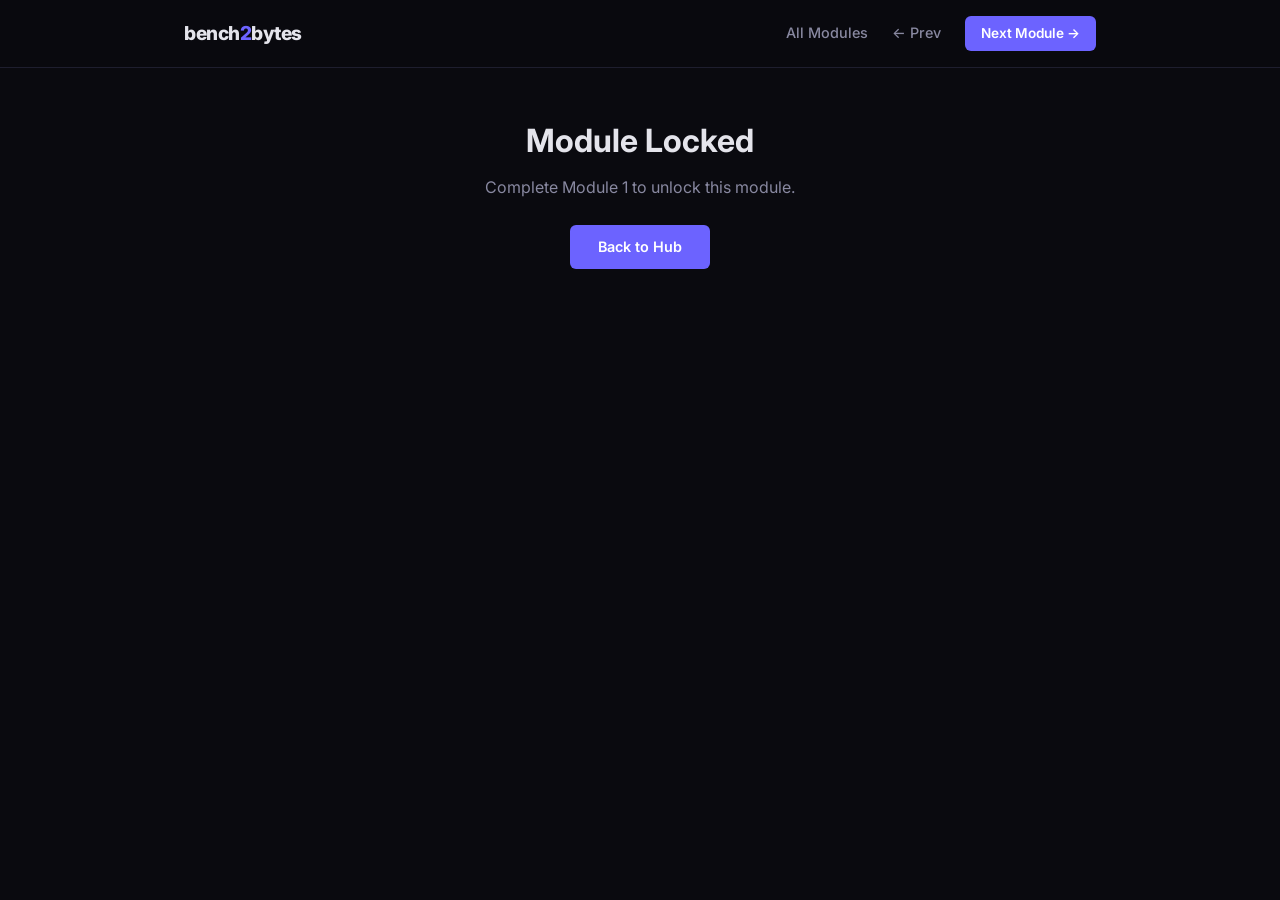
<file: module2.html>
<!DOCTYPE html>
<html lang="en">
<head>
    <meta charset="UTF-8">
    <meta name="viewport" content="width=device-width, initial-scale=1.0">
    <title>Module 2: Data Science Foundations | Bench to Bytes</title>
    <link rel="preconnect" href="https://fonts.googleapis.com">
    <link rel="preconnect" href="https://fonts.gstatic.com" crossorigin>
    <link href="https://fonts.googleapis.com/css2?family=Inter:wght@300;400;500;600;700;800&family=JetBrains+Mono:wght@400;500&display=swap" rel="stylesheet">
    <link rel="stylesheet" href="style.css">
</head>
<body>

<nav class="nav">
    <div class="nav-inner">
        <a href="index.html" class="logo">bench<span>2</span>bytes</a>
        <div class="nav-links">
            <a href="index.html">All Modules</a>
            <a href="module1.html">&larr; Prev</a>
            <a href="module3.html" class="nav-btn">Next Module &rarr;</a>
        </div>
    </div>
</nav>

<div class="module-content">

<header class="module-hero">
    <div class="container">
        <p class="module-label">Module 2 &mdash; Weeks 3-5</p>
        <h1>Data Science Foundations</h1>
        <p class="module-desc">Upgrade your Python from lab scripts to structured data science. Three projects covering EDA, classification, and regression &mdash; all with biological data and all vibe coded with Claude.</p>
    </div>
</header>

<section class="section">
    <div class="container">

        <!-- Week 3 -->
        <div class="week-card" id="week3">
            <div class="week-header">
                <span class="week-num">Week 3</span>
                <h4>Gene Expression Explorer &mdash; EDA & Visualization</h4>
                <label class="week-check" data-week="w3">
                    <input type="checkbox"> Done
                </label>
            </div>
            <div class="week-body">
                <div class="week-goal">
                    <strong>Goal:</strong> Build your first data analysis project end-to-end using RNA-seq data. Learn the EDA workflow that ML teams expect before any modeling.
                </div>

                <div class="week-section">
                    <h5>Project: Gene Expression Explorer</h5>
                    <p class="repo-name">GitHub repo: <code>gene-expression-explorer</code></p>

                    <div class="dataset-box">
                        <strong>Dataset:</strong> <a href="https://www.ncbi.nlm.nih.gov/geo/">GEO</a> &mdash; Pick an RNA-seq dataset relevant to your interests. Suggestions: IFN-stimulated immune cells, drug-treated hepatocytes, stress-response in yeast, or any treatment vs. control comparison. Or use <a href="https://dee2.io/">DEE2</a> for pre-processed data. <strong>Pick a dataset that's not a conflict of interest with your day job.</strong>
                    </div>

                    <div class="dataset-box">
                        <strong>If you'd rather work with synthetic data:</strong> ask Claude to generate a synthetic RNA-seq count matrix for you with a specified differential expression structure. Example prompt: "Generate a synthetic RNA-seq count matrix: 5000 genes &times; 12 samples (6 treated, 6 control). Use negative binomial counts with realistic mean-variance relationship. Spike in 200 truly differentially expressed genes (100 up, 100 down, log2FC between 1 and 4). Save as data/counts.csv with a separate data/sample_metadata.csv."
                    </div>

                    <p><strong>What to build:</strong></p>
                    <ol>
                        <li>Load an RNA-seq count matrix into pandas, explore shape and structure</li>
                        <li>Filter low-expression genes, normalize (log2 TPM+1 or DESeq2-style)</li>
                        <li>Volcano plot of differential expression</li>
                        <li>PCA plot colored by experimental condition</li>
                        <li>Heatmap of top 50 most variable genes with hierarchical clustering</li>
                        <li>Export summary table and publication-quality figures</li>
                        <li>Write README explaining the biology, methods, and what you found</li>
                    </ol>

                    <div class="prompt-box">
                        <h6>Bio-Specific Prompts</h6>
                        <div class="prompt"><code>Load the RNA-seq count matrix from [file]. Filter out genes with mean counts < 10 across all samples. Apply log2(TPM+1) normalization. Show me the distribution of expression values before and after normalization as side-by-side histograms.</code></div>
                        <div class="prompt"><code>Create a volcano plot from this differential expression results table. Color genes with |log2FC| > 1 and padj < 0.05. Label the top 10 genes by significance. Use a clean publication-style theme with thin axes. Save as PDF at 300 DPI.</code></div>
                        <div class="prompt"><code>Run PCA on this normalized expression matrix. Color samples by treatment condition. Add 95% confidence ellipses for each group. Show the variance explained by PC1 and PC2 in the axis labels. Does PC1 separate treated from untreated?</code></div>
                    </div>

                    <div class="concepts-box">
                        <h6>ML Concepts You'll Pick Up</h6>
                        <ul>
                            <li><strong>Dimensionality reduction (PCA)</strong> &mdash; Compressing thousands of genes into 2-3 components. You'll see this constantly in ML.</li>
                            <li><strong>Feature filtering</strong> &mdash; Removing low-information features (low-expression genes). ML engineers call this feature selection.</li>
                            <li><strong>Data normalization</strong> &mdash; Making data comparable across samples. Same principle as housekeeping gene normalization.</li>
                            <li><strong>EDA</strong> &mdash; The mandatory first step before any modeling. No ML engineer builds a model without exploring the data first.</li>
                        </ul>
                    </div>
                </div>
            </div>
        </div>

        <!-- Week 4 -->
        <div class="week-card" id="week4">
            <div class="week-header">
                <span class="week-num">Week 4</span>
                <h4>Toxicity Classifier &mdash; Your First ML Model</h4>
                <label class="week-check" data-week="w4">
                    <input type="checkbox"> Done
                </label>
            </div>
            <div class="week-body">
                <div class="week-goal">
                    <strong>Goal:</strong> Build, train, and evaluate your first classification model. Understand the full ML workflow: split &rarr; train &rarr; evaluate &rarr; interpret.
                </div>

                <div class="week-section">
                    <h5>Project: Compound Toxicity Classifier</h5>
                    <p class="repo-name">GitHub repo: <code>toxicity-classifier</code></p>

                    <div class="dataset-box">
                        <strong>Dataset:</strong> <a href="https://tdcommons.ai/">Therapeutics Data Commons</a> &mdash; Use the hERG toxicity or hepatotoxicity ADMET datasets (pre-formatted for ML). Or use <a href="https://toxico.nibiohn.go.jp/english/">Open TG-GATEs</a> toxicogenomics data (public, small-molecule).
                    </div>

                    <p><strong>What to build:</strong></p>
                    <ol>
                        <li>Frame a biological question as classification: "Given molecular features, can we predict toxicity?"</li>
                        <li>Proper train/test split (stratified &mdash; critical for imbalanced bio data)</li>
                        <li>Train 3 models: Logistic Regression, Random Forest, XGBoost</li>
                        <li>Evaluate with AUC-ROC, precision-recall curves, confusion matrix</li>
                        <li>Feature importance &mdash; which molecular features predict toxicity?</li>
                        <li>Biological interpretation in README</li>
                    </ol>

                    <div class="prompt-box">
                        <h6>Bio-Specific Prompts</h6>
                        <div class="prompt"><code>Split this toxicity dataset into 80/20 train/test with stratification on the toxicity label (the classes are imbalanced). Show me the class distribution in both splits to verify the stratification worked.</code></div>
                        <div class="prompt"><code>Train a Random Forest classifier to predict hepatotoxicity from molecular descriptors. Use 5-fold stratified cross-validation. Report AUC-ROC, precision, recall, and F1 for each fold. Plot the ROC curves overlaid on one figure.</code></div>
                        <div class="prompt"><code>Extract SHAP values from the best model on the test set. Show: (1) SHAP beeswarm summary plot, (2) top 20 features bar plot, (3) SHAP dependence plot for the top 3 features. For each top feature, explain what it might mean biologically.</code></div>
                    </div>

                    <div class="concepts-box">
                        <h6>ML Concepts You'll Pick Up</h6>
                        <ul>
                            <li><strong>Classification workflow</strong> &mdash; The standard ML pipeline: data &rarr; split &rarr; train &rarr; evaluate &rarr; interpret.</li>
                            <li><strong>Class imbalance</strong> &mdash; In biology, negatives always outnumber positives. Naive accuracy is misleading. Use AUC-ROC.</li>
                            <li><strong>Feature importance</strong> &mdash; YOUR superpower. ML engineers see "feature_42 matters." You see "that's CpG frequency, which makes sense because..."</li>
                            <li><strong>Model comparison</strong> &mdash; Always start with a simple baseline. If logistic regression gets 0.85 AUC, the fancy model needs to beat that.</li>
                        </ul>
                    </div>
                </div>
            </div>
        </div>

        <!-- Week 5 -->
        <div class="week-card" id="week5">
            <div class="week-header">
                <span class="week-num">Week 5</span>
                <h4>Compound Activity Predictor &mdash; Regression & Feature Engineering</h4>
                <label class="week-check" data-week="w5">
                    <input type="checkbox"> Done
                </label>
            </div>
            <div class="week-body">
                <div class="week-goal">
                    <strong>Goal:</strong> Move from categories to continuous values. Predict a compound's potency (pIC50) from molecular descriptors &mdash; the bread-and-butter regression task in early drug discovery.
                </div>

                <div class="week-section">
                    <h5>Project: Compound Activity Predictor</h5>
                    <p class="repo-name">GitHub repo: <code>compound-activity-predictor</code></p>

                    <div class="dataset-box">
                        <strong>Dataset:</strong> <a href="https://tdcommons.ai/">Therapeutics Data Commons</a> ADMET regression sets (e.g., Lipophilicity_AstraZeneca, Solubility_AqSolDB, Caco2_Wang) or pull a single ChEMBL target's bioactivity table via the <a href="https://www.ebi.ac.uk/chembl/">ChEMBL</a> API. <strong>Pick a target that's not a conflict of interest with your day job</strong> &mdash; pick a well-studied target like CDK2, JAK1, or HSP90 from public ChEMBL data.
                    </div>

                    <div class="dataset-box">
                        <strong>If you'd rather work with synthetic data:</strong> "Generate a synthetic compound bioactivity dataset of 500 compounds. Columns: compound_id, smiles (use rdkit to generate plausible drug-like SMILES), molecular_weight, logP, num_h_bond_donors, num_h_bond_acceptors, tpsa, num_rotatable_bonds, num_aromatic_rings, pIC50 (target value, generated as a noisy linear combination of logP, MW, and TPSA so there's signal to recover). Save to data/compound_activity.csv."
                    </div>

                    <p><strong>What to build:</strong></p>
                    <ol>
                        <li>Load a bioactivity dataset with measured activity (pIC50, logSolubility, logP, etc.)</li>
                        <li>Engineer molecular descriptors:
                            <ul>
                                <li>Lipinski's Rule of 5 features: MW, logP, HBD, HBA</li>
                                <li>TPSA, rotatable bonds, aromatic rings, fraction sp3</li>
                                <li>Morgan fingerprints (2048-bit) as a high-dimensional alternative</li>
                            </ul>
                        </li>
                        <li>Train regression models: Linear, Ridge, Random Forest, XGBoost</li>
                        <li>Evaluate with R&sup2;, MAE, RMSE + predicted vs. actual scatter</li>
                        <li>Residual analysis &mdash; where does the model fail and why?</li>
                        <li>Compare descriptor-based vs. fingerprint-based representations</li>
                    </ol>

                    <div class="prompt-box">
                        <h6>Bio-Specific Prompts</h6>
                        <div class="prompt"><code>Write `compute_compound_descriptors(smiles: str) -> dict` using RDKit. Return: molecular_weight, logP (Crippen), num_h_bond_donors, num_h_bond_acceptors, num_rotatable_bonds, tpsa, num_aromatic_rings, fraction_sp3, passes_lipinski (bool, all four Ro5 rules). Include type hints, raise ValueError for invalid SMILES, and provide a worked example using aspirin.</code></div>
                        <div class="prompt"><code>Train an XGBoost regressor to predict pIC50 from descriptors. Use 5-fold cross-validation with random_state=42. Plot predicted vs. actual with a diagonal reference line, R&sup2; and RMSE annotated. Color points by molecular_weight. Add marginal histograms on each axis.</code></div>
                        <div class="prompt"><code>Analyze model residuals (actual - predicted). Plot residuals vs. each top-5 feature. Are there systematic patterns? Highlight regions where the model consistently over- or under-predicts. What chemistry might explain those failures (e.g., out-of-distribution scaffolds, large macrocycles)?</code></div>
                    </div>

                    <div class="concepts-box">
                        <h6>ML Concepts You'll Pick Up</h6>
                        <ul>
                            <li><strong>Regression vs. Classification</strong> &mdash; Predicting a number vs. a category. Different metrics (R&sup2; vs. AUC).</li>
                            <li><strong>Feature engineering</strong> &mdash; Hand-crafting input features from raw data. This is where chemistry knowledge is critical.</li>
                            <li><strong>Residual analysis</strong> &mdash; Understanding model failures reveals chemistry the model can't capture.</li>
                            <li><strong>Representation choice</strong> &mdash; Hand-crafted descriptors (interpretable, low-dim) vs. fingerprints (high-dim, less interpretable). Different trade-offs.</li>
                        </ul>
                    </div>
                </div>
            </div>
        </div>

    </div>
</section>

<section class="complete-section">
    <div class="container">
        <button class="complete-btn">Complete Module 2 &rarr; Unlock Module 3</button>
        <p class="complete-hint">You should have 3 new GitHub repos after this module.</p>
    </div>
</section>

<footer class="footer">
    <div class="container">
        <p><a href="index.html">&larr; Back to all modules</a></p>
    </div>
</footer>

<script src="progress.js"></script>
<script src="feedback.js"></script>
<script>initModule(2);</script>
</body>
</html>
</file>
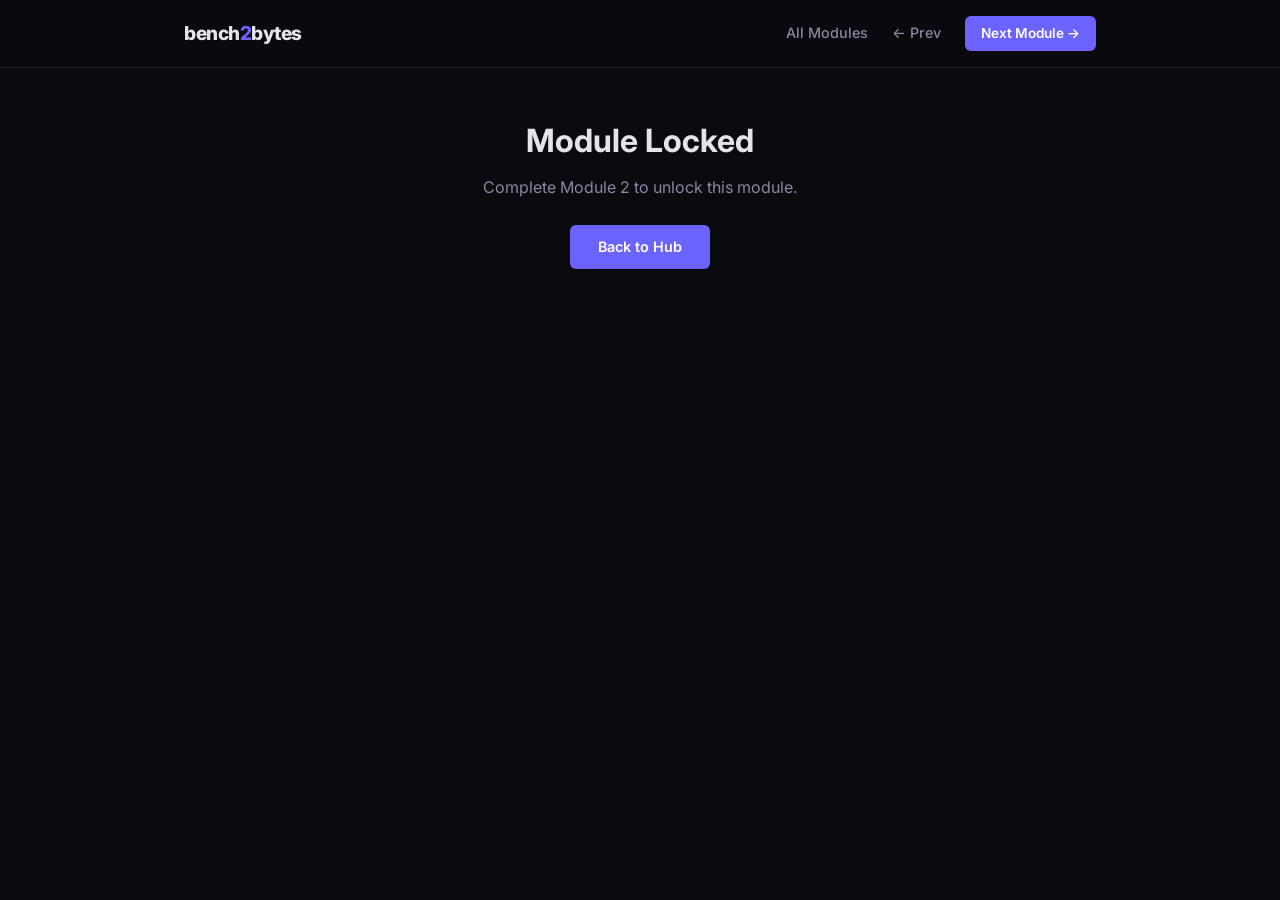
<file: module3.html>
<!DOCTYPE html>
<html lang="en">
<head>
    <meta charset="UTF-8">
    <meta name="viewport" content="width=device-width, initial-scale=1.0">
    <title>Module 3: Bio-Specific ML | Bench to Bytes</title>
    <link rel="preconnect" href="https://fonts.googleapis.com">
    <link rel="preconnect" href="https://fonts.gstatic.com" crossorigin>
    <link href="https://fonts.googleapis.com/css2?family=Inter:wght@300;400;500;600;700;800&family=JetBrains+Mono:wght@400;500&display=swap" rel="stylesheet">
    <link rel="stylesheet" href="style.css">
</head>
<body>

<nav class="nav">
    <div class="nav-inner">
        <a href="index.html" class="logo">bench<span>2</span>bytes</a>
        <div class="nav-links">
            <a href="index.html">All Modules</a>
            <a href="module2.html">&larr; Prev</a>
            <a href="module4.html" class="nav-btn">Next Module &rarr;</a>
        </div>
    </div>
</nav>

<div class="module-content">

<header class="module-hero">
    <div class="container">
        <p class="module-label">Module 3 &mdash; Weeks 6-8</p>
        <h1>Bio-Specific ML</h1>
        <p class="module-desc">The ML that matters for your career: protein/nucleotide embeddings, foundation models, transcriptomics + ML, and deep learning for cell images. This is where biology meets state-of-the-art AI.</p>
    </div>
</header>

<section class="section">
    <div class="container">

        <!-- Week 6 -->
        <div class="week-card" id="week6">
            <div class="week-header">
                <span class="week-num">Week 6</span>
                <h4>Protein Embeddings with ESM-2</h4>
                <label class="week-check" data-week="w6">
                    <input type="checkbox"> Done
                </label>
            </div>
            <div class="week-body">
                <div class="week-goal">
                    <strong>Goal:</strong> Understand embeddings &mdash; the most important concept in modern bio-AI. Use pre-trained protein models to create meaningful sequence representations.
                </div>

                <div class="week-section">
                    <h5>Concept: What Are Embeddings?</h5>
                    <p>Embeddings convert biological sequences into coordinates in high-dimensional space where <em>similar sequences are close together</em>. Think flow cytometry: you project cells into multi-dimensional space based on marker expression, and clusters emerge. Embeddings do the same for sequences, but the "markers" are learned from millions of examples.</p>

                    <table class="info-table">
                        <tr><th>Model</th><th>Input</th><th>Why You Care</th></tr>
                        <tr><td>ESM-2 (Meta)</td><td>Protein sequences</td><td>Predict function, structure, interactions without wet lab</td></tr>
                        <tr><td>Nucleotide Transformer</td><td>DNA/RNA</td><td>Regulatory element prediction, variant effect</td></tr>
                        <tr><td>scGPT</td><td>Single-cell expression</td><td>Cell type classification, perturbation response</td></tr>
                        <tr><td>DNABERT-2</td><td>DNA sequences</td><td>Promoter prediction, variant effects</td></tr>
                    </table>
                </div>

                <div class="week-section">
                    <h5>Project: Protein Function Clustering</h5>
                    <p class="repo-name">GitHub repo: <code>protein-embedding-explorer</code></p>

                    <div class="dataset-box">
                        <strong>Dataset:</strong> <a href="https://www.uniprot.org/">UniProt</a> &mdash; Download sequences for a protein family. Good options: all human kinases (~500), all human GPCRs (~800), or any well-defined family with clear functional subgroups. 200-500 sequences is plenty. <strong>Avoid families that overlap with your day-job work</strong> if portfolio independence matters to you.
                    </div>

                    <p><strong>What to build:</strong></p>
                    <ol>
                        <li>Download protein sequences from UniProt with metadata</li>
                        <li>Generate ESM-2 embeddings using Hugging Face <code>transformers</code></li>
                        <li>Visualize with UMAP &mdash; do functional subfamilies cluster?</li>
                        <li>Compare: ESM-2 embeddings vs. simple features (length, MW, amino acid composition)</li>
                        <li>Build nearest-neighbor search: "given this protein, find the most similar"</li>
                        <li>Interactive plotly visualization with hover labels</li>
                    </ol>

                    <div class="prompt-box">
                        <h6>Bio-Specific Prompts</h6>
                        <div class="prompt"><code>Write a script that downloads all human complement pathway proteins from UniProt using the REST API. Save sequences and metadata (protein name, gene name, function annotation, subcellular location) as a DataFrame.</code></div>
                        <div class="prompt"><code>Generate ESM-2 embeddings for this list of protein sequences using the facebook/esm2_t6_8M_UR50D model from Hugging Face. Use mean pooling over the sequence length dimension. Save the embedding matrix as a numpy array. Show a progress bar.</code></div>
                        <div class="prompt"><code>Run UMAP on these protein embeddings. Color by protein subfamily/function. Compare with UMAP on simple features (amino acid composition, length, MW, pI). Show both plots side by side. Which representation separates functional groups better?</code></div>
                    </div>

                    <div class="concepts-box">
                        <h6>ML Concepts You'll Pick Up</h6>
                        <ul>
                            <li><strong>Embeddings</strong> &mdash; The representation powering all modern bio-AI. Sequences become numbers that capture biological meaning.</li>
                            <li><strong>Foundation models</strong> &mdash; Pre-trained on massive data, adapted to specific tasks. You don't train them; you use them.</li>
                            <li><strong>Transfer learning</strong> &mdash; ESM-2 learned from millions of proteins. Your 200 sequences benefit from all that knowledge.</li>
                            <li><strong>Representation learning</strong> &mdash; Learned features (embeddings) vs. hand-crafted features. The core question in modern ML.</li>
                        </ul>
                    </div>
                </div>
            </div>
        </div>

        <!-- Week 7 -->
        <div class="week-card" id="week7">
            <div class="week-header">
                <span class="week-num">Week 7</span>
                <h4>Immune Gene Signature Discovery</h4>
                <label class="week-check" data-week="w7">
                    <input type="checkbox"> Done
                </label>
            </div>
            <div class="week-body">
                <div class="week-goal">
                    <strong>Goal:</strong> Apply ML to transcriptomics. Discover gene signatures that classify immune states &mdash; directly building on your published IFN research.
                </div>

                <div class="week-section">
                    <h5>Project: Immune Gene Signature Classifier</h5>
                    <p class="repo-name">GitHub repo: <code>immune-signature-classifier</code></p>

                    <div class="dataset-box">
                        <strong>Dataset:</strong> <a href="https://www.ncbi.nlm.nih.gov/geo/">GEO</a> &mdash; Search for interferon stimulation RNA-seq datasets (IFN-treated vs. untreated across cell types). Or use <a href="https://dee2.io/">DEE2</a> for uniformly processed data.
                    </div>

                    <p><strong>What to build:</strong></p>
                    <ol>
                        <li>Download bulk RNA-seq with IFN treatment conditions</li>
                        <li>Traditional DEG analysis using <code>pydeseq2</code></li>
                        <li>ML classification: can a model distinguish IFN-treated from untreated?</li>
                        <li>Compare ML feature importance vs. known ISGs (interferon-stimulated genes)</li>
                        <li>Does the model discover non-obvious genes? &mdash; YOUR biological insight shines here</li>
                        <li>Venn diagram: DEGs vs. ML-selected features vs. known ISG list</li>
                    </ol>

                    <div class="prompt-box">
                        <h6>Bio-Specific Prompts</h6>
                        <div class="prompt"><code>Run differential expression analysis using pydeseq2 comparing IFN-treated vs. untreated samples. Then train a Random Forest classifier on the top 500 most variable genes. Compare the top 20 DEGs (by p-value) with the top 20 features (by RF importance). Show overlap as a Venn diagram. How many genes appear in both lists?</code></div>
                        <div class="prompt"><code>Create a clustermap of the top 30 ML-selected genes across all samples. Annotate rows: green if the gene is a known ISG from this list [MX1, IFIT1, ISG15, OAS1, STAT1, IRF7, IFITM1, BST2, IFI44, RSAD2], red if not. Are there genes the model finds important that aren't canonical ISGs?</code></div>
                    </div>

                    <div class="concepts-box">
                        <h6>ML Concepts You'll Pick Up</h6>
                        <ul>
                            <li><strong>ML vs. traditional statistics</strong> &mdash; DEGs and feature importance answer different questions. They're complementary.</li>
                            <li><strong>High-dimensional data</strong> &mdash; Thousands of genes, few samples. ML handles this with regularization and feature selection.</li>
                            <li><strong>Biological validation</strong> &mdash; Checking if ML results make biological sense. Your domain expertise IS the validation.</li>
                        </ul>
                    </div>
                </div>
            </div>
        </div>

        <!-- Week 8 -->
        <div class="week-card" id="week8">
            <div class="week-header">
                <span class="week-num">Week 8</span>
                <h4>Deep Learning & Cell Image Analysis</h4>
                <label class="week-check" data-week="w8">
                    <input type="checkbox"> Done
                </label>
            </div>
            <div class="week-body">
                <div class="week-goal">
                    <strong>Goal:</strong> Understand deep learning conceptually and build a cell image classifier using transfer learning. Know when DL is appropriate vs. overkill.
                </div>

                <div class="week-section">
                    <h5>Learning: Deep Learning Demystified (1 hr)</h5>
                    <p>Watch <a href="https://www.youtube.com/playlist?list=PLZHQObOWTQDNU6R1_67000Dx_ZCJB-3pi">3Blue1Brown Neural Networks</a> videos 1-4 (~60 min). Best visual DL explanation available.</p>

                    <table class="info-table">
                        <tr><th>Architecture</th><th>Good For</th><th>Bio Example</th></tr>
                        <tr><td>CNN</td><td>Images, sequences</td><td>Cell classification, motif detection</td></tr>
                        <tr><td>Transformer</td><td>Sequences, language</td><td>AlphaFold, ESM-2, scGPT</td></tr>
                        <tr><td>GNN</td><td>Molecular graphs</td><td>Drug-target interaction</td></tr>
                        <tr><td>VAE</td><td>Generation, compression</td><td>Single-cell analysis, molecule design</td></tr>
                    </table>

                    <div class="tip-box">
                        <p><strong>When DL makes sense:</strong> Large datasets (>10K) OR transfer learning, complex inputs (images, sequences, graphs). <strong>When it doesn't:</strong> Small tabular data (use XGBoost), when interpretability matters for regulatory, when a simple model gets 90% there.</p>
                    </div>
                </div>

                <div class="week-section">
                    <h5>Project: Cell Phenotype Classifier</h5>
                    <p class="repo-name">GitHub repo: <code>cell-phenotype-classifier</code></p>

                    <div class="dataset-box">
                        <strong>Dataset:</strong> <a href="https://bbbc.broadinstitute.org/">Broad Bioimage Benchmark Collection</a> &mdash; BBBC021 (MCF-7 cells, compound-treated, fluorescence images with phenotype labels) or BBBC038 (nuclei segmentation).
                    </div>

                    <p><strong>What to build:</strong></p>
                    <ol>
                        <li>Download cell images with treatment labels from BBBC</li>
                        <li>Fine-tune a pre-trained CNN (ResNet18) on cell images</li>
                        <li>Classify cells by treatment condition or phenotype</li>
                        <li>GradCAM visualization &mdash; what does the model "see"?</li>
                        <li>Compare: does the CNN find the same features a biologist would?</li>
                    </ol>

                    <div class="prompt-box">
                        <h6>Bio-Specific Prompts</h6>
                        <div class="prompt"><code>Download BBBC021 dataset images. Load them with their treatment labels. Show 3 example images per treatment condition side by side. Resize to 224x224 for the model. Apply standard ImageNet normalization.</code></div>
                        <div class="prompt"><code>Fine-tune a pre-trained ResNet18 to classify cell images by treatment. Freeze all layers except the final FC layer. Use data augmentation (random flips, rotation, brightness). Train 10 epochs with early stopping on validation loss. Plot train/val accuracy and loss curves.</code></div>
                        <div class="prompt"><code>Apply GradCAM to the trained model. Show original image alongside GradCAM heatmap for 5 correct and 5 misclassified examples. What cellular features is the model focusing on? Are they biologically meaningful (nucleus shape, organelle distribution, cell morphology)?</code></div>
                    </div>

                    <div class="concepts-box">
                        <h6>ML Concepts You'll Pick Up</h6>
                        <ul>
                            <li><strong>Transfer learning in practice</strong> &mdash; A ResNet trained on natural images works for cells because low-level features (edges, textures) transfer across domains.</li>
                            <li><strong>Fine-tuning</strong> &mdash; Freeze base, retrain top layers. This is how most biotech DL works in practice.</li>
                            <li><strong>Explainability (GradCAM)</strong> &mdash; Seeing what the model "sees" builds trust and reveals biology.</li>
                            <li><strong>Data augmentation</strong> &mdash; Artificially expanding your dataset with transformations. Essential when labeled bio images are scarce.</li>
                        </ul>
                    </div>
                </div>
            </div>
        </div>

    </div>
</section>

<section class="complete-section">
    <div class="container">
        <button class="complete-btn">Complete Module 3 &rarr; Unlock Module 4</button>
        <p class="complete-hint">You should have 3 new GitHub repos and understand embeddings, transcriptomics ML, and DL fundamentals.</p>
    </div>
</section>

<footer class="footer">
    <div class="container">
        <p><a href="index.html">&larr; Back to all modules</a></p>
    </div>
</footer>

<script src="progress.js"></script>
<script src="feedback.js"></script>
<script>initModule(3);</script>
</body>
</html>
</file>
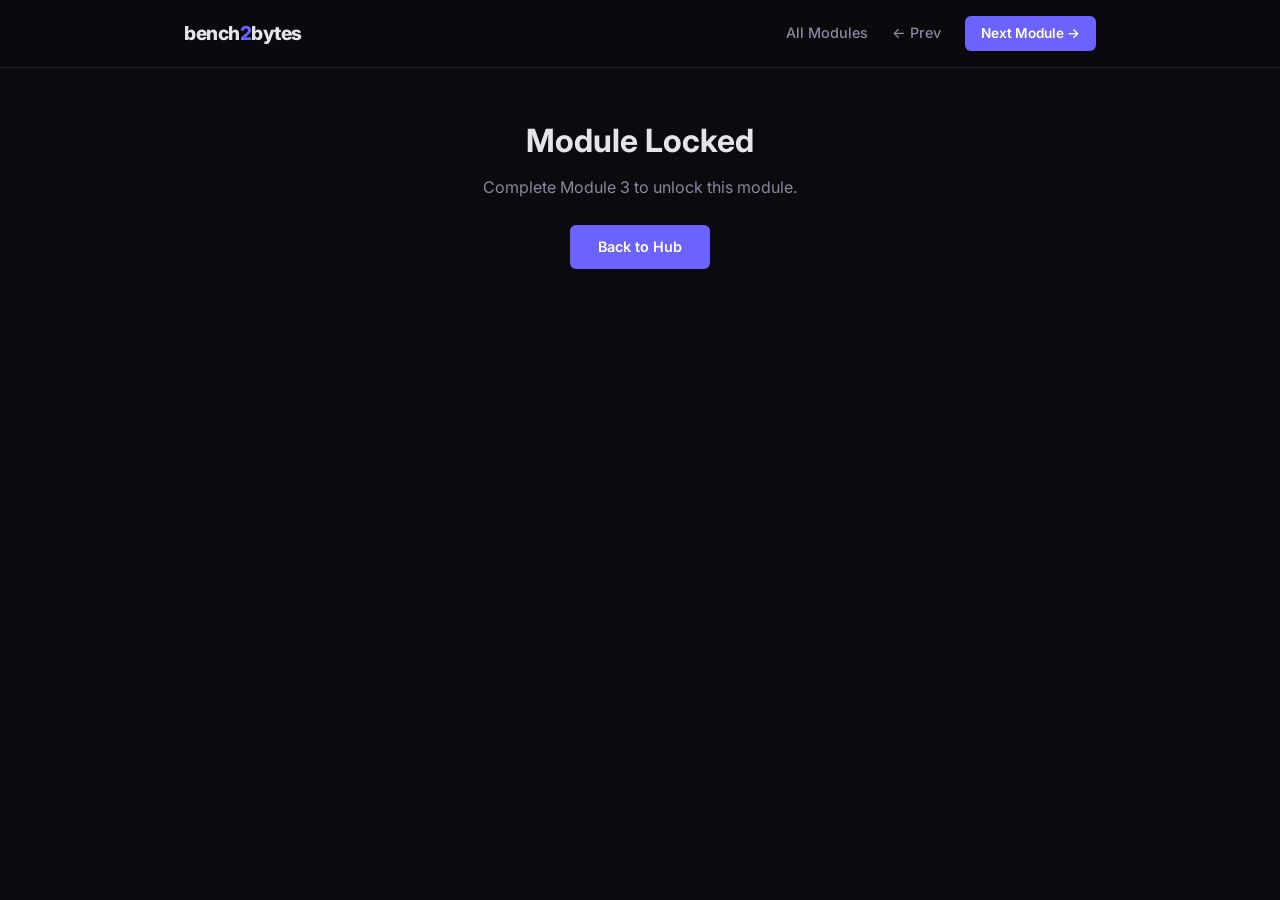
<file: module4.html>
<!DOCTYPE html>
<html lang="en">
<head>
    <meta charset="UTF-8">
    <meta name="viewport" content="width=device-width, initial-scale=1.0">
    <title>Module 4: Building Data Products | Bench to Bytes</title>
    <link rel="preconnect" href="https://fonts.googleapis.com">
    <link rel="preconnect" href="https://fonts.gstatic.com" crossorigin>
    <link href="https://fonts.googleapis.com/css2?family=Inter:wght@300;400;500;600;700;800&family=JetBrains+Mono:wght@400;500&display=swap" rel="stylesheet">
    <link rel="stylesheet" href="style.css">
</head>
<body>

<nav class="nav">
    <div class="nav-inner">
        <a href="index.html" class="logo">bench<span>2</span>bytes</a>
        <div class="nav-links">
            <a href="index.html">All Modules</a>
            <a href="module3.html">&larr; Prev</a>
            <a href="module5.html" class="nav-btn">Next Module &rarr;</a>
        </div>
    </div>
</nav>

<div class="module-content">

<header class="module-hero">
    <div class="container">
        <p class="module-label">Module 4 &mdash; Weeks 9-10</p>
        <h1>Building Data Products</h1>
        <p class="module-desc">Stop making notebooks that live on your laptop. Build tools other scientists can actually use &mdash; dashboards, apps, and LLM-powered data extraction. This is what scientific data leads DO.</p>
    </div>
</header>

<section class="section">
    <div class="container">

        <!-- Week 9 -->
        <div class="week-card" id="week9">
            <div class="week-header">
                <span class="week-num">Week 9</span>
                <h4>Drug Safety Dashboard</h4>
                <label class="week-check" data-week="w9">
                    <input type="checkbox"> Done
                </label>
            </div>
            <div class="week-body">
                <div class="week-goal">
                    <strong>Goal:</strong> Build a real data application using regulatory data. Learn the end-to-end workflow: data source &rarr; processing &rarr; analysis &rarr; visualization &rarr; deployment.
                </div>

                <div class="week-section">
                    <h5>Project: Interactive Drug Safety Explorer</h5>
                    <p class="repo-name">GitHub repo: <code>drug-safety-dashboard</code></p>

                    <div class="dataset-box">
                        <strong>Dataset:</strong> <a href="https://open.fda.gov/apis/drug/event/">FDA FAERS API</a> &mdash; Real adverse event reporting data. Or <a href="https://www.ebi.ac.uk/chembl/">ChEMBL</a> for compound bioactivity data.
                    </div>

                    <p><strong>What to build:</strong> A Streamlit dashboard that:</p>
                    <ol>
                        <li>Lets users search for a drug or compound class</li>
                        <li>Shows adverse event profiles organized by organ system</li>
                        <li>Compares safety profiles across drug modalities (small molecules, biologics, etc.)</li>
                        <li>ML clustering of drugs by adverse event profile (unsupervised)</li>
                        <li>Interactive plotly visualizations</li>
                        <li>Deploy on Streamlit Cloud (free tier)</li>
                    </ol>

                    <div class="prompt-box">
                        <h6>Bio-Specific Prompts</h6>
                        <div class="prompt"><code>Write a Python function that queries the FDA FAERS API for adverse events associated with a given drug name. Parse the JSON response to extract: reaction names, outcome counts, seriousness level, and reporting quarter. Return as a clean DataFrame. Handle pagination for drugs with many reports.</code></div>
                        <div class="prompt"><code>Build a Streamlit dashboard with: (1) search bar for drug name, (2) bar chart of top 20 adverse events by frequency, (3) treemap showing events organized by MedDRA organ system class, (4) comparison tab that overlays AE profiles of two drugs side by side using plotly. Use st.tabs for organization. Cache API calls with @st.cache_data.</code></div>
                        <div class="prompt"><code>Create a drug clustering analysis: build a feature matrix (rows = drugs, columns = adverse event types, values = normalized frequency). Run UMAP + KMeans(k=5). Visualize with plotly scatter, color by cluster, hover shows drug name. Add a sidebar to adjust k. Do drugs in the same therapeutic class cluster together?</code></div>
                    </div>

                    <div class="concepts-box">
                        <h6>ML Concepts You'll Pick Up</h6>
                        <ul>
                            <li><strong>Unsupervised learning</strong> &mdash; Clustering without labels. Discovery-driven, not prediction-driven.</li>
                            <li><strong>Data product development</strong> &mdash; The full loop from raw data to a tool someone else can use.</li>
                            <li><strong>API integration</strong> &mdash; Pulling live data from external sources programmatically.</li>
                            <li><strong>Deployment</strong> &mdash; Making your work accessible. Streamlit Cloud = free hosting for data apps.</li>
                        </ul>
                    </div>
                </div>
            </div>
        </div>

        <!-- Week 10 -->
        <div class="week-card" id="week10">
            <div class="week-header">
                <span class="week-num">Week 10</span>
                <h4>LLM-Powered Literature Mining</h4>
                <label class="week-check" data-week="w10">
                    <input type="checkbox"> Done
                </label>
            </div>
            <div class="week-body">
                <div class="week-goal">
                    <strong>Goal:</strong> Build a tool that uses Claude's API to extract structured data from scientific papers. This is the kind of tool that could seed a startup.
                </div>

                <div class="week-section">
                    <h5>Project: BioPaper Mining Tool</h5>
                    <p class="repo-name">GitHub repo: <code>biopaper-mining-tool</code></p>

                    <div class="dataset-box">
                        <strong>Dataset:</strong> PubMed abstracts via <a href="https://www.ncbi.nlm.nih.gov/books/NBK25500/">NCBI E-utilities API</a>. Pick a focused, public-knowledge topic (e.g., "CRISPR base editing", "kinase inhibitor selectivity", "drug-induced liver injury"). <strong>Avoid topics that overlap with your day-job work</strong> if portfolio independence matters.
                    </div>

                    <p><strong>What to build:</strong></p>
                    <ol>
                        <li>Fetch abstracts from PubMed by search query</li>
                        <li>Use Claude API to extract structured data:
                            <ul>
                                <li>Drug/compound name + modality (small molecule, antibody, gene therapy, etc.)</li>
                                <li>Target gene/pathway</li>
                                <li>Model system (cell type, animal model, clinical)</li>
                                <li>Key findings (efficacy, toxicity, mechanism)</li>
                                <li>Dose/concentration information</li>
                            </ul>
                        </li>
                        <li>Output as structured CSV/database</li>
                        <li>Streamlit interface: search, browse, filter, download</li>
                        <li>Analytics tab: most-studied targets, trends over time, common model systems</li>
                    </ol>

                    <div class="prompt-box">
                        <h6>Bio-Specific Prompts</h6>
                        <div class="prompt"><code>Write a function using the NCBI E-utilities API that searches PubMed for a query string and returns the top N abstracts with PubMed IDs, titles, authors, publication date, journal, and full abstract text as a DataFrame. Include rate limiting (max 3 requests/second per NCBI guidelines).</code></div>
                        <div class="prompt"><code>Using the Anthropic Python SDK, write a function that sends a PubMed abstract to Claude and extracts structured data. The system prompt should instruct Claude to return JSON with these fields: compound_name, modality (one of: small_molecule, antibody, peptide, cell_therapy, gene_therapy, other), target_gene, model_system, species, key_finding, toxicity_mentioned (bool), doses_tested. Handle cases where information isn't stated (return null, not a guess). Use Claude Haiku for cost efficiency since we're processing many abstracts.</code></div>
                        <div class="prompt"><code>Build a Streamlit app for this literature mining tool. Layout: (1) sidebar with PubMed search query input, number of papers slider (10-100), and a "Mine Papers" button with a progress bar, (2) main area with tabs: "Results Table" (sortable, filterable DataFrame), "Analytics" (bar charts of top targets, compound types, model systems), "Download" (CSV export button). Cache results so re-running doesn't re-fetch.</code></div>
                    </div>

                    <div class="concepts-box">
                        <h6>ML Concepts You'll Pick Up</h6>
                        <ul>
                            <li><strong>LLM APIs</strong> &mdash; Using language models programmatically. The most in-demand AI skill in 2026.</li>
                            <li><strong>Structured extraction (NER)</strong> &mdash; Getting reliable, typed output from unstructured text. Massive bottleneck in biotech.</li>
                            <li><strong>Prompt engineering for extraction</strong> &mdash; System prompts, output schemas, handling edge cases.</li>
                            <li><strong>RAG (conceptual)</strong> &mdash; You're building the "retrieval" part. This prepares you for knowledge systems and chatbots over scientific literature.</li>
                        </ul>
                    </div>

                    <div class="tip-box">
                        <p><strong>Startup potential:</strong> Automated literature mining + structured databases is a real market need. Pharma companies spend massive resources on manual literature review. A tool that reliably extracts and structures data from thousands of papers is genuinely valuable. Deploy this on Streamlit Cloud and link from your portfolio.</p>
                    </div>
                </div>
            </div>
        </div>

    </div>
</section>

<section class="complete-section">
    <div class="container">
        <button class="complete-btn">Complete Module 4 &rarr; Unlock Module 5</button>
        <p class="complete-hint">You should have 2 deployed Streamlit apps after this module.</p>
    </div>
</section>

<footer class="footer">
    <div class="container">
        <p><a href="index.html">&larr; Back to all modules</a></p>
    </div>
</footer>

<script src="progress.js"></script>
<script src="feedback.js"></script>
<script>initModule(4);</script>
</body>
</html>
</file>
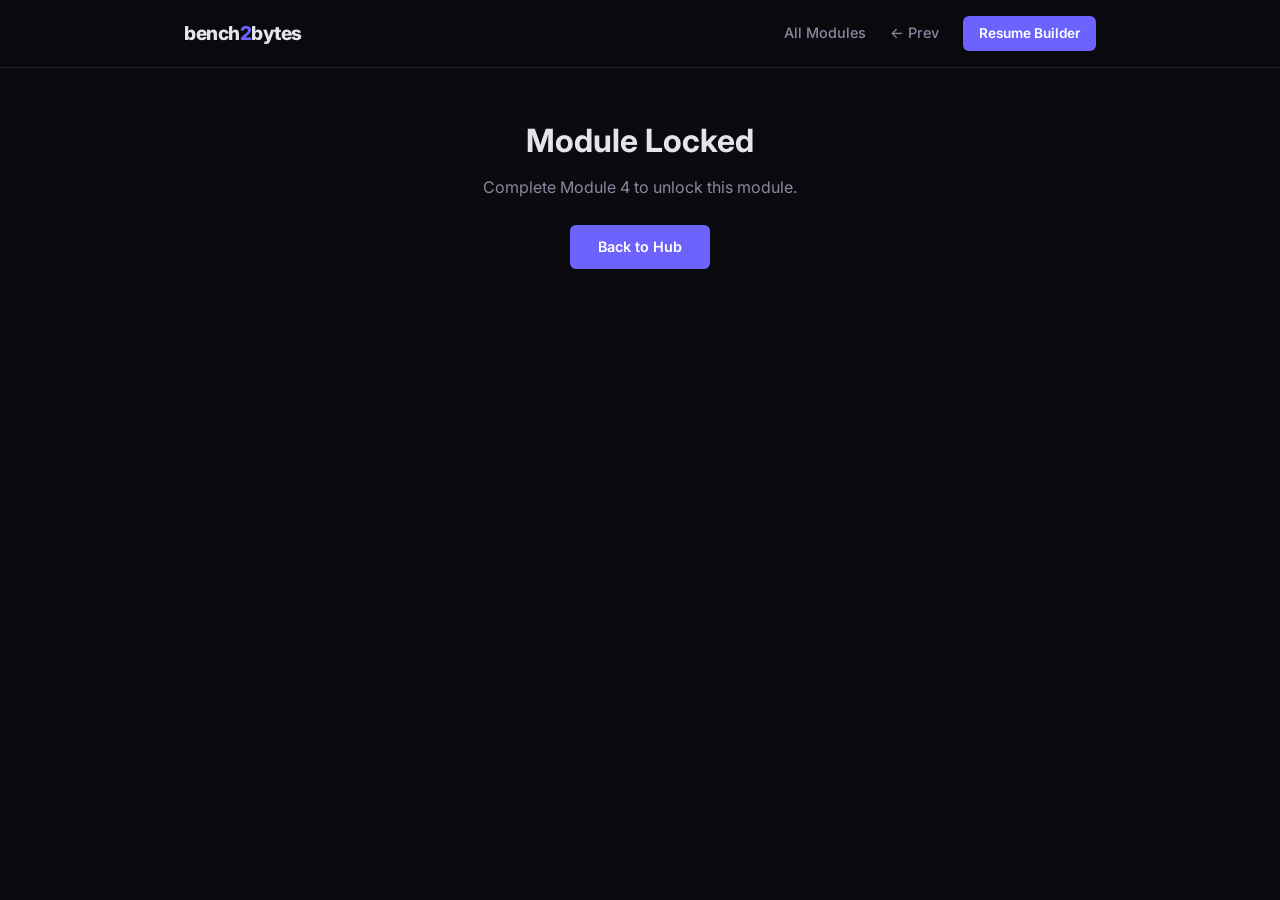
<file: module5.html>
<!DOCTYPE html>
<html lang="en">
<head>
    <meta charset="UTF-8">
    <meta name="viewport" content="width=device-width, initial-scale=1.0">
    <title>Module 5: Leadership & Portfolio | Bench to Bytes</title>
    <link rel="preconnect" href="https://fonts.googleapis.com">
    <link rel="preconnect" href="https://fonts.gstatic.com" crossorigin>
    <link href="https://fonts.googleapis.com/css2?family=Inter:wght@300;400;500;600;700;800&family=JetBrains+Mono:wght@400;500&display=swap" rel="stylesheet">
    <link rel="stylesheet" href="style.css">
</head>
<body>

<nav class="nav">
    <div class="nav-inner">
        <a href="index.html" class="logo">bench<span>2</span>bytes</a>
        <div class="nav-links">
            <a href="index.html">All Modules</a>
            <a href="module4.html">&larr; Prev</a>
            <a href="resume.html" class="nav-btn">Resume Builder</a>
        </div>
    </div>
</nav>

<div class="module-content">

<header class="module-hero">
    <div class="container">
        <p class="module-label">Module 5 &mdash; Weeks 11-12</p>
        <h1>Leadership & Portfolio Launch</h1>
        <p class="module-desc">From individual contributor to scientific data lead. Data strategy, a capstone pipeline, portfolio polish, and positioning yourself at the intersection of biology and AI.</p>
    </div>
</header>

<section class="section">
    <div class="container">

        <!-- Week 11 -->
        <div class="week-card" id="week11">
            <div class="week-header">
                <span class="week-num">Week 11</span>
                <h4>ML-Ready Data Strategy</h4>
                <label class="week-check" data-week="w11">
                    <input type="checkbox"> Done
                </label>
            </div>
            <div class="week-body">
                <div class="week-goal">
                    <strong>Goal:</strong> Create a practical guide for generating ML-ready biological data. This knowledge makes you invaluable &mdash; most ML projects in biotech fail because of bad data, not bad models.
                </div>

                <div class="week-section">
                    <h5>Project: ML-Ready Data Playbook</h5>
                    <p class="repo-name">GitHub repo: <code>ml-ready-bio-data</code></p>

                    <p><strong>What to build:</strong></p>
                    <ol>
                        <li><strong>Written Guide</strong> &mdash; A document covering:
                            <ul>
                                <li>Sample size planning for ML (not the same as traditional power analysis)</li>
                                <li>Label quality &mdash; your assay readout IS the ML label</li>
                                <li>Batch effects &mdash; the #1 confounder in biological ML</li>
                                <li>Feature richness &mdash; multi-modal data beats more samples of one type</li>
                                <li>Metadata standards &mdash; FAIR principles in practice</li>
                                <li>Data format &mdash; tidy format, standard identifiers (Gene IDs not names)</li>
                            </ul>
                        </li>
                        <li><strong>Demo Notebook: How Batch Effects Corrupt ML Models</strong>
                            <ul>
                                <li>Generate synthetic gene expression data with a real biological signal</li>
                                <li>Add batch effects confounded with the experimental condition</li>
                                <li>Show that the ML model learns batch, not biology</li>
                                <li>Apply ComBat batch correction and show the difference</li>
                            </ul>
                        </li>
                        <li><strong>Checklist Template</strong> for wet-lab teams generating data for ML downstream</li>
                    </ol>

                    <div class="week-section">
                        <h5>Key Questions to Ask When Someone Proposes an ML Project</h5>
                        <table class="info-table">
                            <tr><th>Question</th><th>Why It Matters</th></tr>
                            <tr><td>What exactly are we predicting?</td><td>Vague labels produce useless models</td></tr>
                            <tr><td>How much labeled data do we have?</td><td>100 samples won't train a neural network</td></tr>
                            <tr><td>What's the baseline?</td><td>If a simple rule gets 80%, you might not need ML</td></tr>
                            <tr><td>Are there batch effects?</td><td>Model might learn batch, not biology</td></tr>
                            <tr><td>What would we do differently if the model works?</td><td>No actionable outcome = no business value</td></tr>
                            <tr><td>How will we validate prospectively?</td><td>Retrospective CV is necessary but not sufficient</td></tr>
                        </table>
                    </div>

                    <div class="prompt-box">
                        <h6>Bio-Specific Prompts</h6>
                        <div class="prompt"><code>Generate synthetic RNA-seq data: 100 samples, 1000 genes, 2 conditions (treated/untreated, 50 each). Add 50 differentially expressed genes with log2FC ~2. Then add a batch effect: put samples from batch 1 (30 treated, 20 untreated) and batch 2 (20 treated, 30 untreated) — the batch is confounded with condition. Train a Random Forest classifier and show it achieves >95% accuracy. Then show that the model actually learned batch, not treatment, by examining feature importances and testing on balanced batches.</code></div>
                        <div class="prompt"><code>Apply ComBat batch correction to the synthetic data. Retrain the model. Show: (1) PCA before and after correction colored by batch and by condition, (2) model performance before/after, (3) feature importances before/after. Does the model now learn biology instead of batch?</code></div>
                    </div>

                    <div class="concepts-box">
                        <h6>ML Concepts You'll Pick Up</h6>
                        <ul>
                            <li><strong>Data-centric AI</strong> &mdash; Improving data quality matters more than improving models. This is Andrew Ng's key insight.</li>
                            <li><strong>Data leakage</strong> &mdash; When the model learns something other than what you intended. Batch effects are the bio version.</li>
                            <li><strong>FAIR principles</strong> &mdash; Findable, Accessible, Interoperable, Reusable. The standard for shareable data.</li>
                        </ul>
                    </div>
                </div>
            </div>
        </div>

        <!-- Week 12 -->
        <div class="week-card" id="week12">
            <div class="week-header">
                <span class="week-num">Week 12</span>
                <h4>Capstone Pipeline & Portfolio Launch</h4>
                <label class="week-check" data-week="w12">
                    <input type="checkbox"> Done
                </label>
            </div>
            <div class="week-body">
                <div class="week-goal">
                    <strong>Goal:</strong> Build a capstone project that ties everything together, polish your GitHub portfolio, write a blog post, and plan your next move.
                </div>

                <div class="week-section">
                    <h5>Project: End-to-End Compound ML Pipeline</h5>
                    <p class="repo-name">GitHub repo: <code>compound-ml-pipeline</code></p>

                    <div class="dataset-box">
                        <strong>Dataset:</strong> A single ChEMBL target's bioactivity table (e.g., CDK2, JAK1, HSP90 &mdash; pick a well-studied public target). Or a TDC ADMET regression set. <strong>Avoid targets that overlap with your day-job work.</strong>
                    </div>

                    <p><strong>What to build:</strong> A pipeline combining skills from every module:</p>
                    <ol>
                        <li><strong>Data ingestion</strong> (Module 1 &mdash; Claude automation): Pull bioactivity data from ChEMBL or TDC</li>
                        <li><strong>EDA + cleaning</strong> (Module 2): Structured exploration, quality checks, deduplication on canonical SMILES</li>
                        <li><strong>Feature engineering</strong> (Module 2-3): Both RDKit descriptors (interpretable) AND Morgan fingerprints (high-dim) &mdash; compare</li>
                        <li><strong>Model training</strong> (Module 2-3): Train and compare multiple models (Ridge, RF, XGBoost) with stratified or scaffold-based CV</li>
                        <li><strong>Interpretation</strong> (Module 3): SHAP values, chemistry validation</li>
                        <li><strong>Deployment</strong> (Module 4): Streamlit app where a user pastes a SMILES and gets a prediction + explanation</li>
                        <li><strong>Documentation</strong> (All): README that could serve as a mini-paper</li>
                    </ol>
                </div>

                <div class="week-section">
                    <h5>Portfolio Launch Checklist</h5>
                    <ol>
                        <li><strong>Polish all 12 GitHub repos</strong>
                            <ul>
                                <li>Clean, consistent READMEs with biological context</li>
                                <li>Each repo has: purpose, dataset, methods, results, figures</li>
                                <li>Requirements files and clear setup instructions</li>
                            </ul>
                        </li>
                        <li><strong>Create a GitHub profile README</strong>
                            <ul>
                                <li>Pin your best 4-6 projects</li>
                                <li>Include a brief bio positioning you at the intersection</li>
                                <li>Link to your website and published articles</li>
                            </ul>
                        </li>
                        <li><strong>Write a blog post</strong>
                            <ul>
                                <li>"What I Learned Building ML Projects as a Wet-Lab Scientist"</li>
                                <li>Publish on LinkedIn, your website, or Medium</li>
                                <li>Include specific insights, not generic advice</li>
                                <li>Link to your GitHub projects</li>
                            </ul>
                        </li>
                        <li><strong>Internal impact at GSK</strong>
                            <ul>
                                <li>Draft a 1-pager proposing an ML-augmented approach to a current project</li>
                                <li>Identify 2-3 computational biology / AI people at GSK to connect with</li>
                                <li>Share your portfolio with your manager</li>
                            </ul>
                        </li>
                    </ol>
                </div>

                <div class="prompt-box">
                    <h6>Bio-Specific Prompts</h6>
                    <div class="prompt"><code>Write a GitHub profile README for a molecular biology scientist building at the intersection of wet lab and ML. Include: (1) a 2-sentence bio, (2) a "Featured Projects" section with 4 cards showing project name, one-line description, and tech stack badges (Python, scikit-learn, Streamlit, PyTorch, etc.), (3) a "Skills" section split into Wet Lab / Computational / Tools columns. Keep it clean and professional.</code></div>
                    <div class="prompt"><code>Draft a 600-word LinkedIn article: "What I Learned Building ML Projects as a Wet-Lab Scientist." Structure: (1) why I did this — the gap I saw, (2) the biggest surprise — feature engineering matters more than model choice for biological data, (3) where domain expertise beats algorithms — interpreting feature importance, catching batch effects, knowing which questions matter, (4) what I'd tell other scientists. Make it personal, specific, and link to 2-3 GitHub projects.</code></div>
                    <div class="prompt"><code>Write a 1-page proposal for an ML project at a pharma company: "Predicting Compound Hepatotoxicity Risk from Molecular Descriptors and In Vitro Assay Data." Include: Business Case (why), Data Available (what we have), Approach (how, including baseline and ML models), Expected Impact (what changes if it works), Timeline (4-6 weeks), Risks (batch effects, sample size, label quality). Keep it concise enough for a director to read in 3 minutes.</code></div>
                </div>

                <div class="concepts-box">
                    <h6>What This Module Demonstrates</h6>
                    <ul>
                        <li><strong>Systems thinking</strong> &mdash; Connecting data generation to modeling to deployment. This is what leaders do.</li>
                        <li><strong>Communication</strong> &mdash; Explaining ML to biologists and biology to ML engineers. Your bridge role.</li>
                        <li><strong>Strategic thinking</strong> &mdash; Knowing which problems are worth solving with ML and which aren't.</li>
                        <li><strong>You already wrote "Scientists Must Leverage, Not Compete with, AI Systems"</strong> &mdash; now you have the portfolio to back it up.</li>
                    </ul>
                </div>
            </div>
        </div>

    </div>
</section>

<!-- Final Resources -->
<section class="section section-dark">
    <div class="container">
        <h2>Complete Resource Library</h2>
        <div class="resources-grid">
            <div class="resource-category">
                <h4>Learning (All Free)</h4>
                <ul>
                    <li><a href="https://www.kaggle.com/learn/pandas">Kaggle: Pandas</a></li>
                    <li><a href="https://www.kaggle.com/learn/intro-to-machine-learning">Kaggle: Intro to ML</a></li>
                    <li><a href="https://www.youtube.com/playlist?list=PLblh5JKOoLUICTaGLRoHQDuF_7q2GfuJF">StatQuest: ML Fundamentals</a></li>
                    <li><a href="https://www.youtube.com/playlist?list=PLZHQObOWTQDNU6R1_67000Dx_ZCJB-3pi">3Blue1Brown: Neural Networks</a></li>
                    <li><a href="https://huggingface.co/learn/nlp-course">Hugging Face Course</a></li>
                    <li><a href="https://docs.streamlit.io/get-started">Streamlit Docs</a></li>
                    <li><a href="https://docs.anthropic.com/en/docs/claude-code">Claude Code Docs</a></li>
                </ul>
            </div>
            <div class="resource-category">
                <h4>Biological Datasets</h4>
                <ul>
                    <li><a href="https://tdcommons.ai/">Therapeutics Data Commons</a> &mdash; ML-ready drug discovery</li>
                    <li><a href="https://www.ncbi.nlm.nih.gov/geo/">GEO</a> &mdash; Gene expression</li>
                    <li><a href="https://dee2.io/">DEE2</a> &mdash; Processed RNA-seq</li>
                    <li><a href="https://www.ebi.ac.uk/chembl/">ChEMBL</a> &mdash; Compound bioactivity</li>
                    <li><a href="https://open.fda.gov/">OpenFDA</a> &mdash; Adverse events</li>
                    <li><a href="https://bbbc.broadinstitute.org/">BBBC</a> &mdash; Cell images</li>
                    <li><a href="https://www.uniprot.org/">UniProt</a> &mdash; Protein sequences</li>
                    <li><a href="https://toxico.nibiohn.go.jp/english/">Open TG-GATEs</a> &mdash; Toxicogenomics</li>
                </ul>
            </div>
            <div class="resource-category">
                <h4>Python Libraries</h4>
                <ul>
                    <li><code>pandas, numpy</code> &mdash; Data manipulation</li>
                    <li><code>scikit-learn, xgboost</code> &mdash; ML</li>
                    <li><code>matplotlib, seaborn, plotly</code> &mdash; Viz</li>
                    <li><code>streamlit</code> &mdash; Data apps</li>
                    <li><code>transformers</code> &mdash; Bio foundation models</li>
                    <li><code>biopython</code> &mdash; Sequence handling</li>
                    <li><code>pydeseq2</code> &mdash; Differential expression</li>
                    <li><code>umap-learn, shap</code> &mdash; Viz + explainability</li>
                    <li><code>anthropic</code> &mdash; Claude API</li>
                </ul>
            </div>
            <div class="resource-category">
                <h4>Your Project Portfolio</h4>
                <ul>
                    <li><code>bench2bytes-workspace</code> &mdash; Dev setup</li>
                    <li><code>lab-data-processor</code> &mdash; Plate QC + dose-response</li>
                    <li><code>gene-expression-explorer</code> &mdash; RNA-seq EDA</li>
                    <li><code>toxicity-classifier</code> &mdash; First ML model</li>
                    <li><code>compound-activity-predictor</code> &mdash; Regression</li>
                    <li><code>protein-embedding-explorer</code> &mdash; ESM-2</li>
                    <li><code>immune-signature-classifier</code> &mdash; Transcriptomics ML</li>
                    <li><code>cell-phenotype-classifier</code> &mdash; Deep learning</li>
                    <li><code>drug-safety-dashboard</code> &mdash; Streamlit app</li>
                    <li><code>biopaper-mining-tool</code> &mdash; LLM extraction</li>
                    <li><code>ml-ready-bio-data</code> &mdash; Data strategy</li>
                    <li><code>compound-ml-pipeline</code> &mdash; Capstone</li>
                </ul>
            </div>
        </div>
    </div>
</section>

<section class="complete-section">
    <div class="container">
        <button class="complete-btn">Complete Course &rarr; Build Your Resume</button>
        <p class="complete-hint">Congratulations. You've built 12 projects, deployed 2 apps, and positioned yourself at the intersection of biology and AI.</p>
    </div>
</section>

<footer class="footer">
    <div class="container">
        <p><a href="index.html">&larr; Back to all modules</a></p>
    </div>
</footer>

<script src="progress.js"></script>
<script src="feedback.js"></script>
<script>initModule(5);</script>
</body>
</html>
</file>
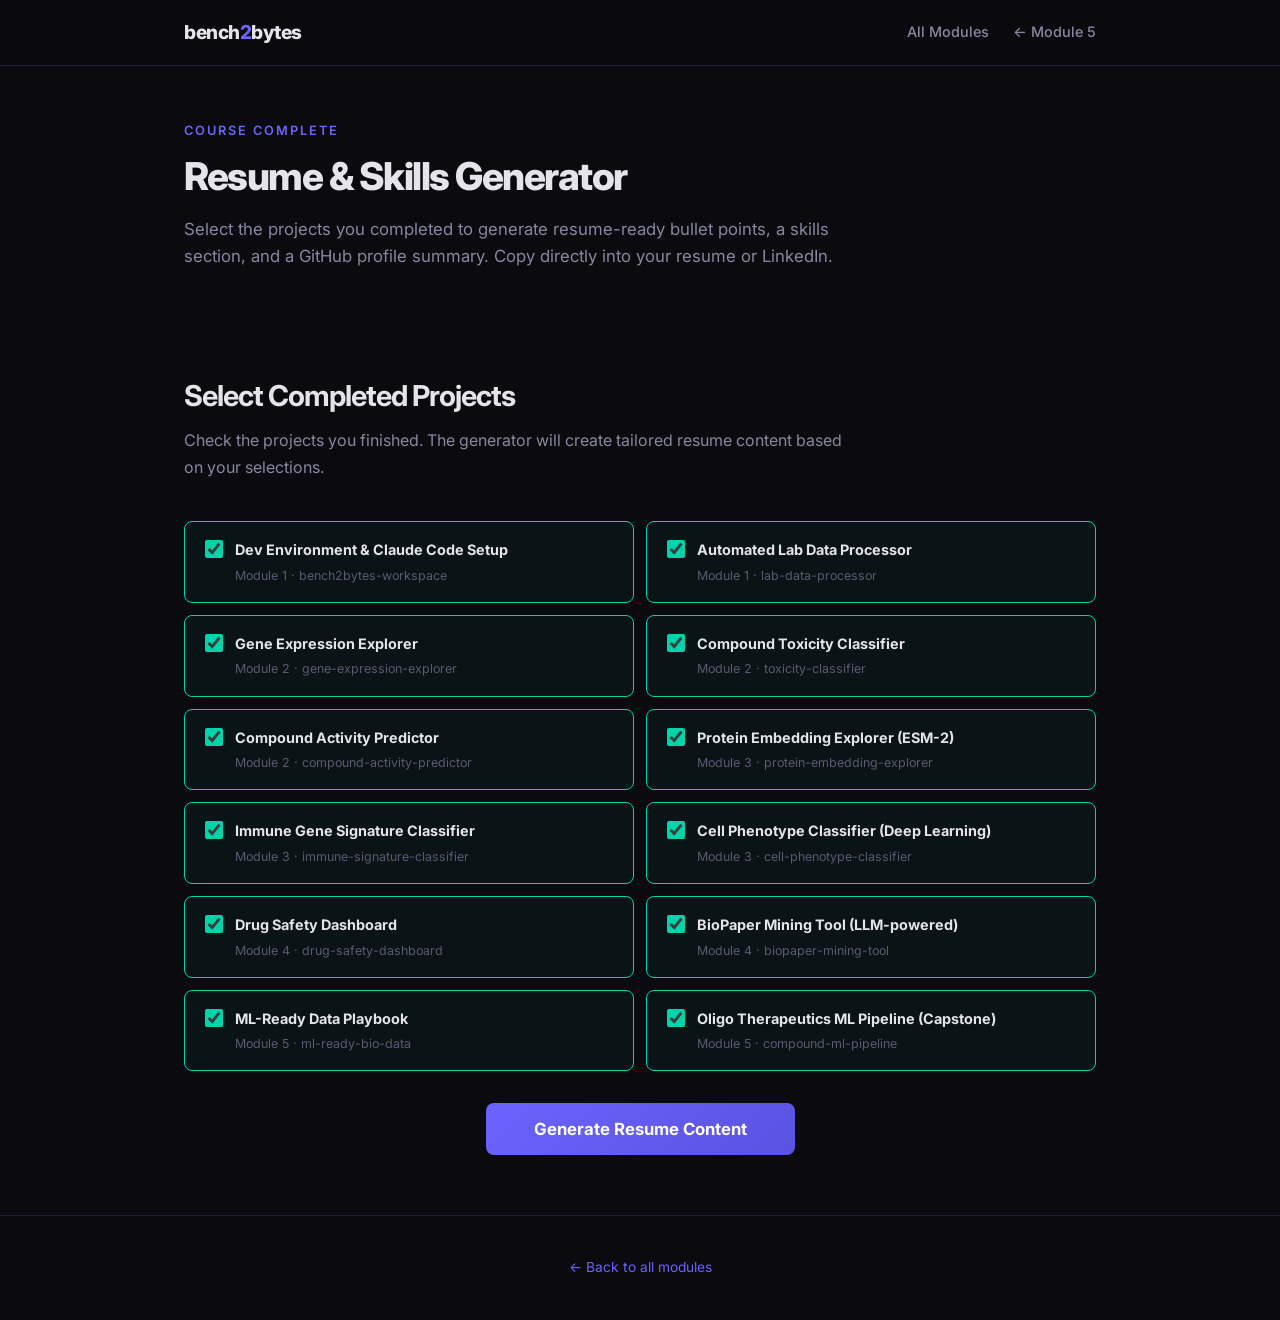
<file: resume.html>
<!DOCTYPE html>
<html lang="en">
<head>
    <meta charset="UTF-8">
    <meta name="viewport" content="width=device-width, initial-scale=1.0">
    <title>Resume Builder | Bench to Bytes</title>
    <link rel="preconnect" href="https://fonts.googleapis.com">
    <link rel="preconnect" href="https://fonts.gstatic.com" crossorigin>
    <link href="https://fonts.googleapis.com/css2?family=Inter:wght@300;400;500;600;700;800&family=JetBrains+Mono:wght@400;500&display=swap" rel="stylesheet">
    <link rel="stylesheet" href="style.css">
</head>
<body>

<nav class="nav">
    <div class="nav-inner">
        <a href="index.html" class="logo">bench<span>2</span>bytes</a>
        <div class="nav-links">
            <a href="index.html">All Modules</a>
            <a href="module5.html">&larr; Module 5</a>
        </div>
    </div>
</nav>

<header class="module-hero">
    <div class="container">
        <p class="module-label">Course Complete</p>
        <h1>Resume & Skills Generator</h1>
        <p class="module-desc">Select the projects you completed to generate resume-ready bullet points, a skills section, and a GitHub profile summary. Copy directly into your resume or LinkedIn.</p>
    </div>
</header>

<section class="section">
    <div class="container">

        <h2>Select Completed Projects</h2>
        <p class="section-subtitle">Check the projects you finished. The generator will create tailored resume content based on your selections.</p>

        <div class="project-checklist" id="projectChecklist">

            <div class="project-check-card" data-project="workspace">
                <label>
                    <input type="checkbox" checked>
                    <div class="project-check-info">
                        <strong>Dev Environment & Claude Code Setup</strong>
                        <span>Module 1 &middot; bench2bytes-workspace</span>
                    </div>
                </label>
            </div>

            <div class="project-check-card" data-project="labprocessor">
                <label>
                    <input type="checkbox" checked>
                    <div class="project-check-info">
                        <strong>Automated Lab Data Processor</strong>
                        <span>Module 1 &middot; lab-data-processor</span>
                    </div>
                </label>
            </div>

            <div class="project-check-card" data-project="geneexpr">
                <label>
                    <input type="checkbox" checked>
                    <div class="project-check-info">
                        <strong>Gene Expression Explorer</strong>
                        <span>Module 2 &middot; gene-expression-explorer</span>
                    </div>
                </label>
            </div>

            <div class="project-check-card" data-project="toxclass">
                <label>
                    <input type="checkbox" checked>
                    <div class="project-check-info">
                        <strong>Compound Toxicity Classifier</strong>
                        <span>Module 2 &middot; toxicity-classifier</span>
                    </div>
                </label>
            </div>

            <div class="project-check-card" data-project="knockdown">
                <label>
                    <input type="checkbox" checked>
                    <div class="project-check-info">
                        <strong>Compound Activity Predictor</strong>
                        <span>Module 2 &middot; compound-activity-predictor</span>
                    </div>
                </label>
            </div>

            <div class="project-check-card" data-project="protein">
                <label>
                    <input type="checkbox" checked>
                    <div class="project-check-info">
                        <strong>Protein Embedding Explorer (ESM-2)</strong>
                        <span>Module 3 &middot; protein-embedding-explorer</span>
                    </div>
                </label>
            </div>

            <div class="project-check-card" data-project="immune">
                <label>
                    <input type="checkbox" checked>
                    <div class="project-check-info">
                        <strong>Immune Gene Signature Classifier</strong>
                        <span>Module 3 &middot; immune-signature-classifier</span>
                    </div>
                </label>
            </div>

            <div class="project-check-card" data-project="cellimage">
                <label>
                    <input type="checkbox" checked>
                    <div class="project-check-info">
                        <strong>Cell Phenotype Classifier (Deep Learning)</strong>
                        <span>Module 3 &middot; cell-phenotype-classifier</span>
                    </div>
                </label>
            </div>

            <div class="project-check-card" data-project="dashboard">
                <label>
                    <input type="checkbox" checked>
                    <div class="project-check-info">
                        <strong>Drug Safety Dashboard</strong>
                        <span>Module 4 &middot; drug-safety-dashboard</span>
                    </div>
                </label>
            </div>

            <div class="project-check-card" data-project="mining">
                <label>
                    <input type="checkbox" checked>
                    <div class="project-check-info">
                        <strong>BioPaper Mining Tool (LLM-powered)</strong>
                        <span>Module 4 &middot; biopaper-mining-tool</span>
                    </div>
                </label>
            </div>

            <div class="project-check-card" data-project="dataplaybook">
                <label>
                    <input type="checkbox" checked>
                    <div class="project-check-info">
                        <strong>ML-Ready Data Playbook</strong>
                        <span>Module 5 &middot; ml-ready-bio-data</span>
                    </div>
                </label>
            </div>

            <div class="project-check-card" data-project="capstone">
                <label>
                    <input type="checkbox" checked>
                    <div class="project-check-info">
                        <strong>Oligo Therapeutics ML Pipeline (Capstone)</strong>
                        <span>Module 5 &middot; compound-ml-pipeline</span>
                    </div>
                </label>
            </div>
        </div>

        <button class="generate-btn" onclick="generateResume()">Generate Resume Content</button>
    </div>
</section>

<!-- Generated Output -->
<section class="section section-dark" id="outputSection" style="display:none;">
    <div class="container">

        <!-- Skills Section -->
        <div class="output-block" id="skillsBlock">
            <div class="output-header">
                <h2>Skills Section</h2>
                <button class="copy-btn" onclick="copyBlock('skillsContent')">Copy</button>
            </div>
            <pre class="output-content" id="skillsContent"></pre>
        </div>

        <!-- Project Bullets -->
        <div class="output-block" id="projectsBlock">
            <div class="output-header">
                <h2>Project Bullet Points</h2>
                <p class="output-hint">Add under a "Selected Projects" or "Computational Biology Portfolio" section on your resume</p>
                <button class="copy-btn" onclick="copyBlock('projectsContent')">Copy</button>
            </div>
            <pre class="output-content" id="projectsContent"></pre>
        </div>

        <!-- Resume Summary Line -->
        <div class="output-block" id="summaryBlock">
            <div class="output-header">
                <h2>Resume Summary Addition</h2>
                <p class="output-hint">Add this line to your existing resume summary</p>
                <button class="copy-btn" onclick="copyBlock('summaryContent')">Copy</button>
            </div>
            <pre class="output-content" id="summaryContent"></pre>
        </div>

        <!-- LinkedIn Section -->
        <div class="output-block" id="linkedinBlock">
            <div class="output-header">
                <h2>LinkedIn Featured Section</h2>
                <button class="copy-btn" onclick="copyBlock('linkedinContent')">Copy</button>
            </div>
            <pre class="output-content" id="linkedinContent"></pre>
        </div>

        <!-- GitHub Profile README -->
        <div class="output-block" id="githubBlock">
            <div class="output-header">
                <h2>GitHub Profile README</h2>
                <button class="copy-btn" onclick="copyBlock('githubContent')">Copy</button>
            </div>
            <pre class="output-content" id="githubContent"></pre>
        </div>

        <!-- Claude Polish Prompt -->
        <div class="output-block" id="polishBlock">
            <div class="output-header">
                <h2>Claude Prompt: Polish Everything</h2>
                <p class="output-hint">Paste this into Claude with your current resume to get a tailored rewrite</p>
                <button class="copy-btn" onclick="copyBlock('polishContent')">Copy</button>
            </div>
            <pre class="output-content" id="polishContent"></pre>
        </div>

    </div>
</section>

<footer class="footer">
    <div class="container">
        <p><a href="index.html">&larr; Back to all modules</a></p>
    </div>
</footer>

<script>
const PROJECT_DATA = {
    workspace: {
        skill_tags: ["Claude Code", "AI-assisted development", "project scaffolding"],
        bullet: null // no resume bullet for setup
    },
    labprocessor: {
        skill_tags: ["automation", "dose-response analysis", "plate QC"],
        bullet: "Built an automated plate reader data processing tool with QC metrics (Z-factor, CV%), 4-parameter dose-response fitting, and IC50 calculation using Python and Claude Code"
    },
    geneexpr: {
        skill_tags: ["RNA-seq analysis", "PCA", "differential expression", "data visualization"],
        bullet: "Developed an RNA-seq exploratory analysis pipeline with normalization, PCA-based sample clustering, volcano plots, and hierarchical clustering of differentially expressed genes using public GEO datasets"
    },
    toxclass: {
        skill_tags: ["classification", "scikit-learn", "XGBoost", "SHAP", "model evaluation"],
        bullet: "Trained and compared ML classifiers (Logistic Regression, Random Forest, XGBoost) to predict compound hepatotoxicity from molecular descriptors, achieving [X] AUC-ROC with interpretable SHAP-based feature importance analysis"
    },
    knockdown: {
        skill_tags: ["regression", "feature engineering", "molecular descriptors", "RDKit"],
        bullet: "Engineered RDKit molecular descriptors (Lipinski Ro5 features, TPSA, fingerprints) to predict compound bioactivity (pIC50) using regression models, with residual analysis revealing chemistry-dependent prediction accuracy patterns"
    },
    protein: {
        skill_tags: ["ESM-2", "protein embeddings", "foundation models", "UMAP", "Hugging Face"],
        bullet: "Applied ESM-2 protein language model embeddings to cluster a public protein family (kinases), demonstrating that learned representations outperform hand-crafted features for functional classification using UMAP visualization"
    },
    immune: {
        skill_tags: ["transcriptomics", "gene signatures", "pydeseq2", "biomarker discovery"],
        bullet: "Combined differential expression analysis (pydeseq2) with Random Forest classification to discover ML-derived interferon gene signatures, identifying non-canonical ISGs with predictive value beyond traditional DEG analysis"
    },
    cellimage: {
        skill_tags: ["deep learning", "transfer learning", "PyTorch", "computer vision", "GradCAM"],
        bullet: "Fine-tuned pre-trained ResNet18 on fluorescence microscopy images (BBBC) to classify cell phenotypes by drug treatment, with GradCAM explainability analysis revealing biologically meaningful morphological features"
    },
    dashboard: {
        skill_tags: ["Streamlit", "data apps", "FDA FAERS", "API integration", "unsupervised learning", "deployment"],
        bullet: "Built and deployed an interactive drug safety dashboard (Streamlit) that queries FDA FAERS data, visualizes adverse event profiles by organ system, and clusters drugs by safety profile using UMAP and KMeans"
    },
    mining: {
        skill_tags: ["LLM APIs", "Claude API", "NLP", "structured extraction", "PubMed"],
        bullet: "Developed an LLM-powered literature mining tool using Claude API to extract structured data (compound, target, model system, findings) from PubMed abstracts, deployed as a Streamlit app for automated scientific literature analysis"
    },
    dataplaybook: {
        skill_tags: ["data strategy", "batch effects", "FAIR data", "experimental design for ML"],
        bullet: "Authored an ML-ready data strategy guide for wet-lab teams, including a demonstration of how batch effects corrupt ML models and a practical checklist for generating ML-compatible biological datasets"
    },
    capstone: {
        skill_tags: ["end-to-end ML pipeline", "embeddings + classical features", "model interpretation"],
        bullet: "Designed an end-to-end ML pipeline for small-molecule property prediction: ChEMBL data ingestion, dual feature engineering (RDKit descriptors + Morgan fingerprints), multi-model comparison with cross-validation, SHAP interpretation, and Streamlit deployment"
    }
};

function getSelected() {
    const cards = document.querySelectorAll('.project-check-card');
    const selected = [];
    cards.forEach(card => {
        if (card.querySelector('input').checked) {
            selected.push(card.dataset.project);
        }
    });
    return selected;
}

function generateResume() {
    const selected = getSelected();
    if (selected.length === 0) {
        alert('Select at least one project.');
        return;
    }

    // Collect all skill tags
    const allSkills = new Set();
    selected.forEach(key => {
        PROJECT_DATA[key].skill_tags.forEach(s => allSkills.add(s));
    });

    // Categorize skills
    const mlSkills = [];
    const bioCompSkills = [];
    const toolSkills = [];
    const mlKeywords = ["classification", "regression", "XGBoost", "scikit-learn", "SHAP", "deep learning", "transfer learning", "PyTorch", "unsupervised learning", "model evaluation", "end-to-end ML pipeline", "feature engineering", "embeddings + classical features", "model interpretation"];
    const bioKeywords = ["RNA-seq analysis", "PCA", "differential expression", "ESM-2", "protein embeddings", "foundation models", "transcriptomics", "gene signatures", "pydeseq2", "biomarker discovery", "sequence analysis", "dose-response analysis", "plate QC", "batch effects", "FAIR data", "experimental design for ML", "data strategy", "computer vision", "GradCAM"];
    const toolKeywords = ["Claude Code", "AI-assisted development", "Streamlit", "data apps", "FDA FAERS", "API integration", "LLM APIs", "Claude API", "NLP", "structured extraction", "PubMed", "UMAP", "Hugging Face", "deployment", "automation", "project scaffolding"];

    allSkills.forEach(skill => {
        if (mlKeywords.includes(skill)) mlSkills.push(skill);
        else if (bioKeywords.includes(skill)) bioCompSkills.push(skill);
        else if (toolKeywords.includes(skill)) toolSkills.push(skill);
        else mlSkills.push(skill);
    });

    // --- Skills Section ---
    let skillsText = `COMPUTATIONAL & AI/ML SKILLS\n\n`;
    if (mlSkills.length) skillsText += `Machine Learning: ${mlSkills.join(', ')}\n`;
    if (bioCompSkills.length) skillsText += `Biological Data Science: ${bioCompSkills.join(', ')}\n`;
    if (toolSkills.length) skillsText += `Tools & Platforms: ${toolSkills.join(', ')}\n`;
    skillsText += `Languages: Python (pandas, NumPy, scikit-learn, matplotlib, seaborn, plotly)\n`;
    skillsText += `AI Tools: Claude Code, Cursor IDE, GitHub Copilot, Anthropic API`;

    document.getElementById('skillsContent').textContent = skillsText;

    // --- Project Bullets ---
    let projectsText = `SELECTED COMPUTATIONAL BIOLOGY PROJECTS\ngithub.com/[your-username]\n\n`;
    selected.forEach(key => {
        const data = PROJECT_DATA[key];
        if (data.bullet) {
            projectsText += `• ${data.bullet}\n\n`;
        }
    });

    document.getElementById('projectsContent').textContent = projectsText.trim();

    // --- Summary Line ---
    const projectCount = selected.filter(k => PROJECT_DATA[k].bullet).length;
    const hasDeployments = selected.includes('dashboard') || selected.includes('mining');
    const hasML = selected.includes('toxclass') || selected.includes('knockdown') || selected.includes('capstone');
    const hasDL = selected.includes('cellimage') || selected.includes('protein');
    const hasLLM = selected.includes('mining');

    let summaryParts = [];
    if (hasML) summaryParts.push("machine learning for drug discovery");
    if (hasDL) summaryParts.push("deep learning for biological data");
    if (hasLLM) summaryParts.push("LLM-powered scientific tools");
    if (hasDeployments) summaryParts.push("deployed data applications");

    let summaryText = `Add to your existing resume summary:\n\n`;
    summaryText += `"Complementary expertise in computational biology and AI/ML, with a portfolio of ${projectCount} open-source projects spanning ${summaryParts.join(', ')}. Proven ability to bridge wet-lab biology and data science to accelerate therapeutic development."`;

    document.getElementById('summaryContent').textContent = summaryText;

    // --- LinkedIn ---
    let linkedinText = `LINKEDIN FEATURED SECTION\n\n`;
    linkedinText += `Title: Computational Biology & AI/ML Portfolio\n\n`;
    linkedinText += `Description:\n`;
    linkedinText += `${projectCount} open-source projects at the intersection of molecular biology and AI/ML.\n\n`;
    linkedinText += `Highlights:\n`;
    if (selected.includes('capstone')) linkedinText += `- End-to-end ML pipeline for small-molecule property prediction (descriptors + embeddings)\n`;
    if (selected.includes('mining')) linkedinText += `- LLM-powered tool for automated extraction of structured data from scientific literature\n`;
    if (selected.includes('dashboard')) linkedinText += `- Interactive drug safety dashboard using FDA adverse event data\n`;
    if (selected.includes('protein')) linkedinText += `- Protein function clustering using ESM-2 foundation model embeddings\n`;
    if (selected.includes('immune')) linkedinText += `- ML-discovered interferon gene signatures beyond canonical ISGs\n`;
    if (selected.includes('toxclass')) linkedinText += `- Compound toxicity classification with interpretable feature importance\n`;
    linkedinText += `\nLink: github.com/[your-username]`;

    document.getElementById('linkedinContent').textContent = linkedinText;

    // --- GitHub Profile README ---
    let githubText = `# Hi, I'm Deepakshi Kasat\n\n`;
    githubText += `Molecular biology scientist building at the intersection of wet lab and AI/ML.\n`;
    githubText += `Currently at GSK | MS Bioengineering, UCSD\n\n`;
    githubText += `## What I Do\n\n`;
    githubText += `I combine deep domain expertise in oligonucleotide therapeutics, immunology, and assay development with machine learning to accelerate drug discovery. I believe the most impactful AI in biotech will come from scientists who understand both the biology and the computation.\n\n`;
    githubText += `## Featured Projects\n\n`;

    const featured = [
        { key: 'capstone', name: 'compound-ml-pipeline', desc: 'End-to-end ML pipeline for small-molecule property prediction: RDKit descriptors + Morgan fingerprints, multi-model comparison, SHAP interpretation, Streamlit app', tags: 'Python | scikit-learn | RDKit | Streamlit' },
        { key: 'mining', name: 'biopaper-mining-tool', desc: 'LLM-powered extraction of structured data from PubMed abstracts using Claude API', tags: 'Python | Claude API | Streamlit | PubMed' },
        { key: 'dashboard', name: 'drug-safety-dashboard', desc: 'Interactive FDA adverse event explorer with drug clustering by safety profile', tags: 'Python | Streamlit | Plotly | FDA FAERS' },
        { key: 'protein', name: 'protein-embedding-explorer', desc: 'Protein function clustering using ESM-2 embeddings vs. hand-crafted features', tags: 'Python | ESM-2 | UMAP | Hugging Face' },
        { key: 'immune', name: 'immune-signature-classifier', desc: 'ML-discovered IFN gene signatures compared with traditional DEG analysis', tags: 'Python | pydeseq2 | scikit-learn | GEO' },
        { key: 'cellimage', name: 'cell-phenotype-classifier', desc: 'Transfer learning for fluorescence microscopy image classification with GradCAM', tags: 'Python | PyTorch | BBBC' },
    ];

    featured.forEach(f => {
        if (selected.includes(f.key)) {
            githubText += `### [${f.name}](https://github.com/[your-username]/${f.name})\n`;
            githubText += `${f.desc}\n`;
            githubText += `\`${f.tags}\`\n\n`;
        }
    });

    githubText += `## Skills\n\n`;
    githubText += `**Wet Lab:** Assay development, high-throughput screening, flow cytometry, NGS, RT-qPCR, primary cell culture, iPSC differentiation, automation (Tecan, Hamilton)\n\n`;
    githubText += `**Computational:** ${[...mlSkills, ...bioCompSkills].join(', ')}\n\n`;
    githubText += `**Tools:** ${toolSkills.join(', ')}, Python, Git\n\n`;
    githubText += `## Writing\n\n`;
    githubText += `- "Scientists Must Leverage, Not Compete with, AI Systems" — *The Scientist* (2025)\n`;
    githubText += `- "Interferons as therapeutic orchestrators of cancer stem cell plasticity" — *Cytokine and Growth Factor Reviews* (2025)\n`;

    document.getElementById('githubContent').textContent = githubText;

    // --- Claude Polish Prompt ---
    let polishText = `Use this prompt in Claude with your current resume attached:\n\n---\n\n`;
    polishText += `I'm a molecular biology scientist at GSK working on oligonucleotide therapeutics. I recently completed a 12-week AI/ML course and built ${projectCount} computational biology projects (linked on my GitHub). I want to update my resume to reflect my new skills at the intersection of biology and AI/ML.\n\n`;
    polishText += `Here is my current resume [paste or attach your resume PDF].\n\n`;
    polishText += `Here are the new skills and projects to integrate:\n\n`;
    polishText += `SKILLS TO ADD:\n${skillsText}\n\n`;
    polishText += `PROJECTS TO ADD:\n${projectsText}\n\n`;
    polishText += `Please:\n`;
    polishText += `1. Rewrite my resume summary to position me at the intersection of molecular biology and AI/ML\n`;
    polishText += `2. Add a "Computational Biology Portfolio" section with the project bullets above, edited for consistency with my resume's tone and format\n`;
    polishText += `3. Integrate the computational skills into my existing Core Competencies section naturally\n`;
    polishText += `4. Suggest where to add specific ML/data science accomplishments to my GSK and Creyon Bio experience sections (e.g., "Developed ML classification models to predict compound hepatotoxicity risk from molecular descriptors")\n`;
    polishText += `5. Keep the resume to 2 pages maximum\n`;
    polishText += `6. Maintain the same formatting and tone as my existing resume\n\n`;
    polishText += `My career goal: move to the intersection of molecular biology and AI/ML, eventually become a scientific data lead at a startup, and eventually start my own company. Tailor the resume toward these goals while keeping my wet-lab expertise prominent.`;

    document.getElementById('polishContent').textContent = polishText;

    // Show output
    document.getElementById('outputSection').style.display = 'block';
    document.getElementById('outputSection').scrollIntoView({ behavior: 'smooth' });
}

function copyBlock(id) {
    const text = document.getElementById(id).textContent;
    const btn = document.getElementById(id).parentElement.querySelector('.copy-btn');
    navigator.clipboard.writeText(text).then(() => {
        btn.textContent = 'Copied!';
        btn.classList.add('copied');
        setTimeout(() => {
            btn.textContent = 'Copy';
            btn.classList.remove('copied');
        }, 2000);
    });
}
</script>

<style>
/* Resume page specific styles */
.project-checklist {
    display: grid;
    grid-template-columns: repeat(2, 1fr);
    gap: 12px;
    margin-bottom: 32px;
}

.project-check-card {
    background: var(--bg-card);
    border: 1px solid var(--border);
    border-radius: var(--radius-sm);
    padding: 16px 20px;
    transition: border-color 0.2s;
}

.project-check-card:has(input:checked) {
    border-color: var(--accent2);
    background: rgba(0, 212, 170, 0.04);
}

.project-check-card label {
    display: flex;
    align-items: flex-start;
    gap: 12px;
    cursor: pointer;
}

.project-check-card input[type="checkbox"] {
    width: 18px;
    height: 18px;
    margin-top: 2px;
    accent-color: var(--accent2);
    cursor: pointer;
    flex-shrink: 0;
}

.project-check-info {
    display: flex;
    flex-direction: column;
    gap: 2px;
}

.project-check-info strong {
    font-size: 0.9rem;
    color: var(--text);
}

.project-check-info span {
    font-size: 0.78rem;
    color: var(--text-dim);
}

.generate-btn {
    display: block;
    margin: 0 auto;
    background: linear-gradient(135deg, var(--accent), #5a52e0);
    color: #fff;
    border: none;
    padding: 16px 48px;
    font-size: 1.05rem;
    font-weight: 700;
    border-radius: 8px;
    cursor: pointer;
    transition: all 0.3s;
    font-family: inherit;
}

.generate-btn:hover {
    transform: translateY(-2px);
    box-shadow: 0 8px 30px rgba(108, 99, 255, 0.3);
}

.output-block {
    background: var(--bg-card);
    border: 1px solid var(--border);
    border-radius: var(--radius);
    padding: 28px;
    margin-bottom: 24px;
}

.output-header {
    display: flex;
    align-items: center;
    gap: 16px;
    margin-bottom: 16px;
    flex-wrap: wrap;
}

.output-header h2 {
    font-size: 1.2rem;
    margin-bottom: 0;
}

.output-header .copy-btn {
    margin-left: auto;
}

.output-hint {
    font-size: 0.82rem;
    color: var(--text-dim);
    margin-bottom: 0;
}

.output-content {
    background: #0d0d14;
    border: 1px solid var(--border);
    border-radius: var(--radius-sm);
    padding: 20px;
    font-family: 'JetBrains Mono', monospace;
    font-size: 0.82rem;
    line-height: 1.7;
    color: var(--text-muted);
    white-space: pre-wrap;
    word-break: break-word;
    overflow-x: auto;
    margin: 0;
}

.copy-btn {
    background: var(--accent-glow);
    border: 1px solid rgba(108, 99, 255, 0.3);
    color: var(--accent);
    padding: 6px 16px;
    border-radius: 6px;
    font-size: 0.8rem;
    font-weight: 600;
    cursor: pointer;
    transition: all 0.2s;
    font-family: inherit;
}

.copy-btn:hover {
    background: rgba(108, 99, 255, 0.25);
}

.copy-btn.copied {
    background: var(--accent2-glow);
    border-color: rgba(0, 212, 170, 0.3);
    color: var(--accent2);
}

@media (max-width: 768px) {
    .project-checklist { grid-template-columns: 1fr; }
}
</style>

</body>
</html>
</file>
<file: style.css>
/* === Reset & Base === */
*, *::before, *::after {
    box-sizing: border-box;
    margin: 0;
    padding: 0;
}

:root {
    --bg: #0a0a0f;
    --bg-card: #12121a;
    --bg-card-hover: #1a1a26;
    --bg-dark-section: #06060a;
    --text: #e4e4eb;
    --text-muted: #8888a0;
    --text-dim: #5a5a72;
    --accent: #6c63ff;
    --accent-glow: rgba(108, 99, 255, 0.15);
    --accent2: #00d4aa;
    --accent2-glow: rgba(0, 212, 170, 0.12);
    --accent3: #ff6b6b;
    --border: #1e1e2e;
    --border-light: #2a2a3e;
    --code-bg: #1a1a28;
    --radius: 12px;
    --radius-sm: 8px;
    --success: #00d4aa;
    --locked: #3a3a50;
}

html { scroll-behavior: smooth; }

body {
    font-family: 'Inter', -apple-system, BlinkMacSystemFont, sans-serif;
    background: var(--bg);
    color: var(--text);
    line-height: 1.7;
    font-size: 16px;
    -webkit-font-smoothing: antialiased;
}

a { color: var(--accent); text-decoration: none; transition: color 0.2s; }
a:hover { color: var(--accent2); }

code {
    font-family: 'JetBrains Mono', monospace;
    font-size: 0.88em;
    background: var(--code-bg);
    padding: 2px 6px;
    border-radius: 4px;
    color: var(--accent2);
}

h1, h2, h3, h4, h5, h6 { line-height: 1.3; font-weight: 700; }

.container { max-width: 960px; margin: 0 auto; padding: 0 24px; }

/* === Navigation === */
.nav {
    position: fixed;
    top: 0; left: 0; right: 0;
    z-index: 100;
    background: rgba(10, 10, 15, 0.88);
    backdrop-filter: blur(20px);
    border-bottom: 1px solid var(--border);
}

.nav-inner {
    max-width: 960px;
    margin: 0 auto;
    padding: 16px 24px;
    display: flex;
    align-items: center;
    justify-content: space-between;
}

.logo { font-weight: 800; font-size: 1.2rem; color: var(--text); letter-spacing: -0.5px; }
.logo span { color: var(--accent); }

.nav-links { display: flex; gap: 24px; align-items: center; }
.nav-links a { color: var(--text-muted); font-size: 0.9rem; font-weight: 500; }
.nav-links a:hover { color: var(--text); }
.nav-links .nav-btn {
    background: var(--accent);
    color: #fff;
    padding: 6px 16px;
    border-radius: 6px;
    font-weight: 600;
    font-size: 0.85rem;
}
.nav-links .nav-btn:hover { background: #5a52e0; color: #fff; }

/* === Hub Hero === */
.hero {
    padding: 130px 0 60px;
    text-align: center;
}

.tag {
    font-size: 0.82rem;
    color: var(--accent);
    font-weight: 600;
    text-transform: uppercase;
    letter-spacing: 1.5px;
    margin-bottom: 18px;
}

.hero h1 {
    font-size: 3.2rem;
    font-weight: 800;
    letter-spacing: -2px;
    margin-bottom: 18px;
    background: linear-gradient(135deg, var(--text) 0%, var(--accent) 60%, var(--accent2) 100%);
    -webkit-background-clip: text;
    -webkit-text-fill-color: transparent;
    background-clip: text;
}

.subtitle {
    font-size: 1.15rem;
    color: var(--text-muted);
    max-width: 620px;
    margin: 0 auto 40px;
    line-height: 1.6;
}

/* === Progress Bar === */
.progress-bar-container {
    max-width: 500px;
    margin: 0 auto 60px;
}

.progress-bar {
    height: 8px;
    background: var(--border);
    border-radius: 4px;
    overflow: hidden;
    margin-bottom: 10px;
}

.progress-fill {
    height: 100%;
    background: linear-gradient(90deg, var(--accent), var(--accent2));
    border-radius: 4px;
    width: 0%;
    transition: width 0.8s ease;
}

.progress-label {
    font-size: 0.82rem;
    color: var(--text-dim);
    text-align: center;
}

/* === Module Cards (Hub) === */
.modules-grid {
    display: flex;
    flex-direction: column;
    gap: 16px;
    margin-bottom: 60px;
}

.module-card {
    background: var(--bg-card);
    border: 1px solid var(--border);
    border-radius: var(--radius);
    padding: 28px 32px;
    display: flex;
    align-items: center;
    gap: 24px;
    cursor: pointer;
    transition: all 0.3s;
    position: relative;
    overflow: hidden;
}

.module-card.unlocked:hover,
.module-card.completed:hover {
    border-color: var(--accent);
    background: var(--bg-card-hover);
    transform: translateX(4px);
}

.module-card.locked {
    opacity: 0.45;
    cursor: not-allowed;
}

.module-card.locked::after {
    content: '';
    position: absolute;
    inset: 0;
    background: repeating-linear-gradient(
        45deg,
        transparent,
        transparent 10px,
        rgba(255,255,255,0.01) 10px,
        rgba(255,255,255,0.01) 20px
    );
}

.module-num {
    font-size: 2rem;
    font-weight: 800;
    color: var(--accent);
    min-width: 48px;
    text-align: center;
    line-height: 1;
}

.module-card.completed .module-num { color: var(--success); }
.module-card.locked .module-num { color: var(--locked); }

.module-info { flex: 1; }
.module-info h3 { font-size: 1.15rem; margin-bottom: 4px; }
.module-info p { font-size: 0.88rem; color: var(--text-muted); }

.module-meta {
    display: flex;
    gap: 16px;
    font-size: 0.78rem;
    color: var(--text-dim);
    margin-top: 6px;
}

.module-status {
    font-size: 0.8rem;
    font-weight: 600;
    padding: 5px 14px;
    border-radius: 20px;
    white-space: nowrap;
}

.status-unlocked { background: var(--accent-glow); color: var(--accent); }
.status-completed { background: var(--accent2-glow); color: var(--accent2); }
.status-locked { background: rgba(58,58,80,0.3); color: var(--locked); }

/* === Module Page Hero === */
.module-hero {
    padding: 120px 0 48px;
}

.module-hero .module-label {
    font-size: 0.8rem;
    font-weight: 600;
    text-transform: uppercase;
    letter-spacing: 2px;
    color: var(--accent);
    margin-bottom: 10px;
}

.module-hero h1 {
    font-size: 2.4rem;
    font-weight: 800;
    letter-spacing: -1.5px;
    margin-bottom: 14px;
}

.module-hero .module-desc {
    font-size: 1.05rem;
    color: var(--text-muted);
    max-width: 650px;
    line-height: 1.6;
}

/* === Sections === */
.section { padding: 60px 0; }
.section-dark { background: var(--bg-dark-section); }
.section h2 { font-size: 1.8rem; margin-bottom: 12px; letter-spacing: -1px; }
.section-subtitle { color: var(--text-muted); font-size: 1rem; margin-bottom: 40px; max-width: 680px; }

/* === Week Cards === */
.week-card {
    background: var(--bg-card);
    border: 1px solid var(--border);
    border-radius: var(--radius);
    margin-bottom: 20px;
    overflow: hidden;
}

.week-header {
    padding: 22px 28px;
    border-bottom: 1px solid var(--border);
    display: flex;
    align-items: center;
    gap: 16px;
}

.week-num {
    font-size: 0.72rem;
    font-weight: 700;
    text-transform: uppercase;
    letter-spacing: 1.5px;
    color: var(--accent);
    background: var(--accent-glow);
    padding: 4px 12px;
    border-radius: 20px;
    white-space: nowrap;
}

.week-header h4 { font-size: 1.08rem; }

.week-check {
    display: flex;
    align-items: center;
    gap: 8px;
    margin-left: auto;
    font-size: 0.78rem;
    color: var(--text-dim);
    cursor: pointer;
}

.week-check input[type="checkbox"] {
    width: 18px;
    height: 18px;
    accent-color: var(--accent2);
    cursor: pointer;
}

.week-check.checked { color: var(--accent2); }

.week-body { padding: 28px; }

.week-goal {
    background: var(--accent-glow);
    border: 1px solid rgba(108, 99, 255, 0.2);
    border-radius: var(--radius-sm);
    padding: 14px 20px;
    margin-bottom: 24px;
    font-size: 0.9rem;
}

.week-section { margin-bottom: 28px; }
.week-section:last-child { margin-bottom: 0; }

.week-section h5 {
    font-size: 0.98rem;
    margin-bottom: 12px;
    color: var(--accent2);
}

.week-section p {
    margin-bottom: 12px;
    font-size: 0.9rem;
    color: var(--text-muted);
}

.week-section ol, .week-section ul { margin-left: 20px; margin-bottom: 16px; }
.week-section li { font-size: 0.9rem; margin-bottom: 6px; color: var(--text-muted); }
.week-section li strong { color: var(--text); }
.week-section li ul { margin-top: 6px; }

.repo-name { font-size: 0.86rem; color: var(--text-dim); margin-bottom: 14px; }

/* === Dataset Box === */
.dataset-box {
    background: var(--accent2-glow);
    border: 1px solid rgba(0, 212, 170, 0.2);
    border-radius: var(--radius-sm);
    padding: 14px 18px;
    margin-bottom: 16px;
    font-size: 0.86rem;
}

.dataset-box strong { color: var(--accent2); }

/* === Prompt Box === */
.prompt-box {
    background: var(--code-bg);
    border: 1px solid var(--border-light);
    border-radius: var(--radius-sm);
    padding: 20px;
    margin-bottom: 20px;
}

.prompt-box h6 {
    font-size: 0.75rem;
    text-transform: uppercase;
    letter-spacing: 1.5px;
    color: var(--accent);
    margin-bottom: 14px;
}

.prompt { margin-bottom: 10px; }
.prompt:last-child { margin-bottom: 0; }

.prompt code {
    display: block;
    background: rgba(0, 0, 0, 0.3);
    padding: 12px 16px;
    border-radius: 6px;
    font-size: 0.8rem;
    line-height: 1.6;
    color: var(--text-muted);
    white-space: pre-wrap;
    word-break: break-word;
}

/* === Concepts Box === */
.concepts-box {
    background: rgba(108, 99, 255, 0.05);
    border: 1px solid rgba(108, 99, 255, 0.15);
    border-radius: var(--radius-sm);
    padding: 20px;
}

.concepts-box h6 {
    font-size: 0.75rem;
    text-transform: uppercase;
    letter-spacing: 1.5px;
    color: var(--accent);
    margin-bottom: 12px;
}

.concepts-box ul { list-style: none; margin: 0; padding: 0; }
.concepts-box li { margin-bottom: 8px; font-size: 0.86rem; color: var(--text-muted); padding-left: 0; }
.concepts-box li strong { color: var(--text); }

/* === Model/Info Table === */
.info-table {
    width: 100%;
    border-collapse: collapse;
    margin: 16px 0;
    font-size: 0.86rem;
}

.info-table th {
    text-align: left;
    padding: 10px 14px;
    background: rgba(108, 99, 255, 0.1);
    color: var(--accent);
    font-weight: 600;
    font-size: 0.78rem;
    text-transform: uppercase;
    letter-spacing: 1px;
}

.info-table td {
    padding: 10px 14px;
    border-bottom: 1px solid var(--border);
    color: var(--text-muted);
}

/* === Vocab Grid === */
.vocab-grid {
    display: grid;
    grid-template-columns: repeat(3, 1fr);
    gap: 14px;
}

.vocab-card {
    background: var(--bg-card);
    border: 1px solid var(--border);
    border-radius: var(--radius-sm);
    padding: 18px;
    transition: border-color 0.3s;
}

.vocab-card:hover { border-color: var(--accent2); }
.vocab-term { font-weight: 700; font-size: 0.92rem; color: var(--accent2); margin-bottom: 5px; }
.vocab-def { font-size: 0.82rem; color: var(--text); margin-bottom: 7px; }
.vocab-analogy { font-size: 0.78rem; color: var(--text-dim); font-style: italic; padding-top: 7px; border-top: 1px solid var(--border); }

/* === About Grid === */
.about-grid {
    display: grid;
    grid-template-columns: repeat(2, 1fr);
    gap: 18px;
    margin-top: 32px;
}

.about-item {
    background: var(--bg-card);
    border: 1px solid var(--border);
    border-radius: var(--radius);
    padding: 26px;
}

.about-icon { font-size: 1.6rem; margin-bottom: 10px; }
.about-item h4 { font-size: 0.95rem; margin-bottom: 6px; }
.about-item p { font-size: 0.86rem; color: var(--text-muted); }

/* === Resources Grid === */
.resources-grid {
    display: grid;
    grid-template-columns: repeat(2, 1fr);
    gap: 24px;
}

.resource-category {
    background: var(--bg-card);
    border: 1px solid var(--border);
    border-radius: var(--radius);
    padding: 26px;
}

.resource-category h4 { font-size: 0.95rem; margin-bottom: 14px; color: var(--accent); }
.resource-category ul { list-style: none; padding: 0; }
.resource-category li { font-size: 0.86rem; color: var(--text-muted); margin-bottom: 9px; line-height: 1.5; }

/* === Completion Button === */
.complete-section {
    text-align: center;
    padding: 60px 0;
    border-top: 1px solid var(--border);
}

.complete-btn {
    display: inline-block;
    background: linear-gradient(135deg, var(--accent), #5a52e0);
    color: #fff;
    border: none;
    padding: 16px 48px;
    font-size: 1.05rem;
    font-weight: 700;
    border-radius: 8px;
    cursor: pointer;
    transition: all 0.3s;
    font-family: inherit;
}

.complete-btn:hover {
    transform: translateY(-2px);
    box-shadow: 0 8px 30px rgba(108, 99, 255, 0.3);
}

.complete-btn.btn-completed {
    background: linear-gradient(135deg, var(--accent2), #00a88a);
    cursor: default;
}

.complete-hint {
    font-size: 0.82rem;
    color: var(--text-dim);
    margin-top: 12px;
}

/* === Locked Message === */
.locked-message {
    text-align: center;
    padding: 120px 0;
}

.locked-message h2 { font-size: 2rem; margin-bottom: 12px; }
.locked-message p { color: var(--text-muted); margin-bottom: 24px; }

.btn {
    display: inline-block;
    background: var(--accent);
    color: #fff;
    padding: 10px 28px;
    border-radius: 6px;
    font-weight: 600;
    font-size: 0.9rem;
    transition: background 0.2s;
}

.btn:hover { background: #5a52e0; color: #fff; }

/* === Prompt Library Section === */
.prompt-category { margin-bottom: 36px; }
.prompt-category h3 { font-size: 1.15rem; margin-bottom: 14px; color: var(--accent2); }
.prompt-lib-item { margin-bottom: 14px; }
.prompt-lib-title { font-weight: 600; font-size: 0.88rem; margin-bottom: 6px; color: var(--text); }

/* === Command Block === */
.cmd-block {
    background: #0d0d14;
    border: 1px solid var(--border);
    border-radius: var(--radius-sm);
    padding: 18px 22px;
    margin-bottom: 12px;
    font-family: 'JetBrains Mono', monospace;
    font-size: 0.84rem;
    line-height: 1.7;
    color: var(--text-muted);
    overflow-x: auto;
}

.cmd-block .cmd-comment { color: var(--text-dim); }
.cmd-block .cmd-keyword { color: var(--accent); }
.cmd-block .cmd-string { color: var(--accent2); }

/* === Tip Box === */
.tip-box {
    background: rgba(255, 107, 107, 0.06);
    border: 1px solid rgba(255, 107, 107, 0.15);
    border-radius: var(--radius-sm);
    padding: 16px 20px;
    margin-bottom: 20px;
    font-size: 0.88rem;
}

.tip-box strong { color: var(--accent3); }
.tip-box p { color: var(--text-muted); margin-bottom: 0; }

/* === Footer === */
.footer {
    padding: 40px 0;
    text-align: center;
    border-top: 1px solid var(--border);
}

.footer p { color: var(--text-muted); font-size: 0.86rem; }
.footer-sub { font-size: 0.78rem; color: var(--text-dim); margin-top: 6px; }

/* === Reset Button === */
.reset-btn {
    background: none;
    border: 1px solid var(--border);
    color: var(--text-dim);
    padding: 6px 16px;
    border-radius: 6px;
    font-size: 0.78rem;
    cursor: pointer;
    transition: all 0.2s;
    font-family: inherit;
    margin-top: 20px;
}

.reset-btn:hover {
    border-color: var(--accent3);
    color: var(--accent3);
}

/* === Feedback System === */
.feedback-section {
    margin-top: 28px;
    border-top: 1px solid var(--border);
    padding-top: 4px;
}

.feedback-toggle {
    display: flex;
    align-items: center;
    gap: 10px;
    padding: 16px 0;
    cursor: pointer;
    font-size: 0.9rem;
    font-weight: 600;
    color: var(--accent);
    transition: color 0.2s;
    user-select: none;
}

.feedback-toggle:hover { color: var(--accent2); }

.feedback-toggle-icon {
    font-size: 0.7rem;
    transition: transform 0.3s;
    display: inline-block;
}

.feedback-section.open .feedback-toggle-icon {
    transform: rotate(90deg);
}

.feedback-content {
    display: none;
    padding-bottom: 8px;
}

.feedback-section.open .feedback-content {
    display: block;
}

.rubric {
    margin-bottom: 24px;
}

.rubric h6 {
    font-size: 0.75rem;
    text-transform: uppercase;
    letter-spacing: 1.5px;
    color: var(--accent2);
    margin-bottom: 14px;
}

.rubric-grid {
    display: grid;
    grid-template-columns: repeat(2, 1fr);
    gap: 12px;
}

.rubric-item {
    background: rgba(0, 212, 170, 0.04);
    border: 1px solid rgba(0, 212, 170, 0.12);
    border-radius: var(--radius-sm);
    padding: 16px;
}

.rubric-name {
    font-weight: 600;
    font-size: 0.88rem;
    color: var(--text);
    margin-bottom: 8px;
}

.rubric-weight {
    color: var(--accent2);
    font-size: 0.78rem;
    margin-left: 6px;
}

.rubric-item ul {
    list-style: none;
    padding: 0;
    margin: 0;
}

.rubric-item li {
    font-size: 0.8rem;
    color: var(--text-muted);
    margin-bottom: 4px;
    padding-left: 14px;
    position: relative;
}

.rubric-item li::before {
    content: '~';
    position: absolute;
    left: 0;
    color: var(--text-dim);
}

.feedback-steps {
    display: flex;
    gap: 16px;
    margin-bottom: 20px;
}

.feedback-step {
    flex: 1;
    display: flex;
    gap: 10px;
    align-items: flex-start;
}

.step-num {
    background: var(--accent-glow);
    color: var(--accent);
    width: 26px;
    height: 26px;
    border-radius: 50%;
    display: flex;
    align-items: center;
    justify-content: center;
    font-size: 0.75rem;
    font-weight: 700;
    flex-shrink: 0;
}

.feedback-step p {
    font-size: 0.84rem;
    color: var(--text-muted);
    margin: 0;
}

.feedback-prompt-box {
    background: #0d0d14;
    border: 1px solid var(--border);
    border-radius: var(--radius-sm);
    overflow: hidden;
    margin-bottom: 16px;
}

.feedback-prompt-header {
    display: flex;
    align-items: center;
    justify-content: space-between;
    padding: 12px 18px;
    background: rgba(108, 99, 255, 0.06);
    border-bottom: 1px solid var(--border);
    font-size: 0.82rem;
    font-weight: 600;
    color: var(--text-muted);
}

.feedback-prompt-text {
    padding: 16px 18px;
    font-family: 'JetBrains Mono', monospace;
    font-size: 0.78rem;
    line-height: 1.65;
    color: var(--text-dim);
    white-space: pre-wrap;
    word-break: break-word;
    margin: 0;
    max-height: 300px;
    overflow-y: auto;
}

.feedback-tip {
    background: rgba(108, 99, 255, 0.05);
    border: 1px solid rgba(108, 99, 255, 0.12);
    border-radius: var(--radius-sm);
    padding: 14px 18px;
    font-size: 0.82rem;
    color: var(--text-muted);
    margin-bottom: 20px;
}

.feedback-tip strong { color: var(--accent); }

.feedback-tip code {
    background: rgba(0,0,0,0.3);
    padding: 2px 8px;
    border-radius: 4px;
    font-size: 0.8rem;
}

.self-check {
    background: var(--bg-dark-section);
    border: 1px solid var(--border);
    border-radius: var(--radius-sm);
    padding: 18px;
}

.self-check h6 {
    font-size: 0.75rem;
    text-transform: uppercase;
    letter-spacing: 1.5px;
    color: var(--accent);
    margin-bottom: 12px;
}

.check-item {
    display: flex;
    align-items: center;
    gap: 10px;
    font-size: 0.82rem;
    color: var(--text-muted);
    margin-bottom: 8px;
    cursor: pointer;
}

.check-item input[type="checkbox"] {
    width: 16px;
    height: 16px;
    accent-color: var(--accent2);
    cursor: pointer;
}

.copy-btn {
    background: var(--accent-glow);
    border: 1px solid rgba(108, 99, 255, 0.3);
    color: var(--accent);
    padding: 5px 14px;
    border-radius: 5px;
    font-size: 0.78rem;
    font-weight: 600;
    cursor: pointer;
    transition: all 0.2s;
    font-family: inherit;
}

.copy-btn:hover { background: rgba(108, 99, 255, 0.25); }
.copy-btn.copied { background: var(--accent2-glow); border-color: rgba(0,212,170,0.3); color: var(--accent2); }

/* === Responsive === */
@media (max-width: 768px) {
    .hero h1 { font-size: 2.2rem; }
    .module-hero h1 { font-size: 1.8rem; }
    .about-grid, .vocab-grid, .resources-grid { grid-template-columns: 1fr; }
    .module-card { flex-direction: column; align-items: flex-start; gap: 12px; }
    .module-status { align-self: flex-start; }
    .nav-links { gap: 14px; }
    .week-header { flex-direction: column; align-items: flex-start; gap: 8px; }
    .week-check { margin-left: 0; }
}

@media (max-width: 480px) {
    .hero h1 { font-size: 1.8rem; }
    .container { padding: 0 16px; }
    .nav-links a:not(.nav-btn) { display: none; }
}
</file>
